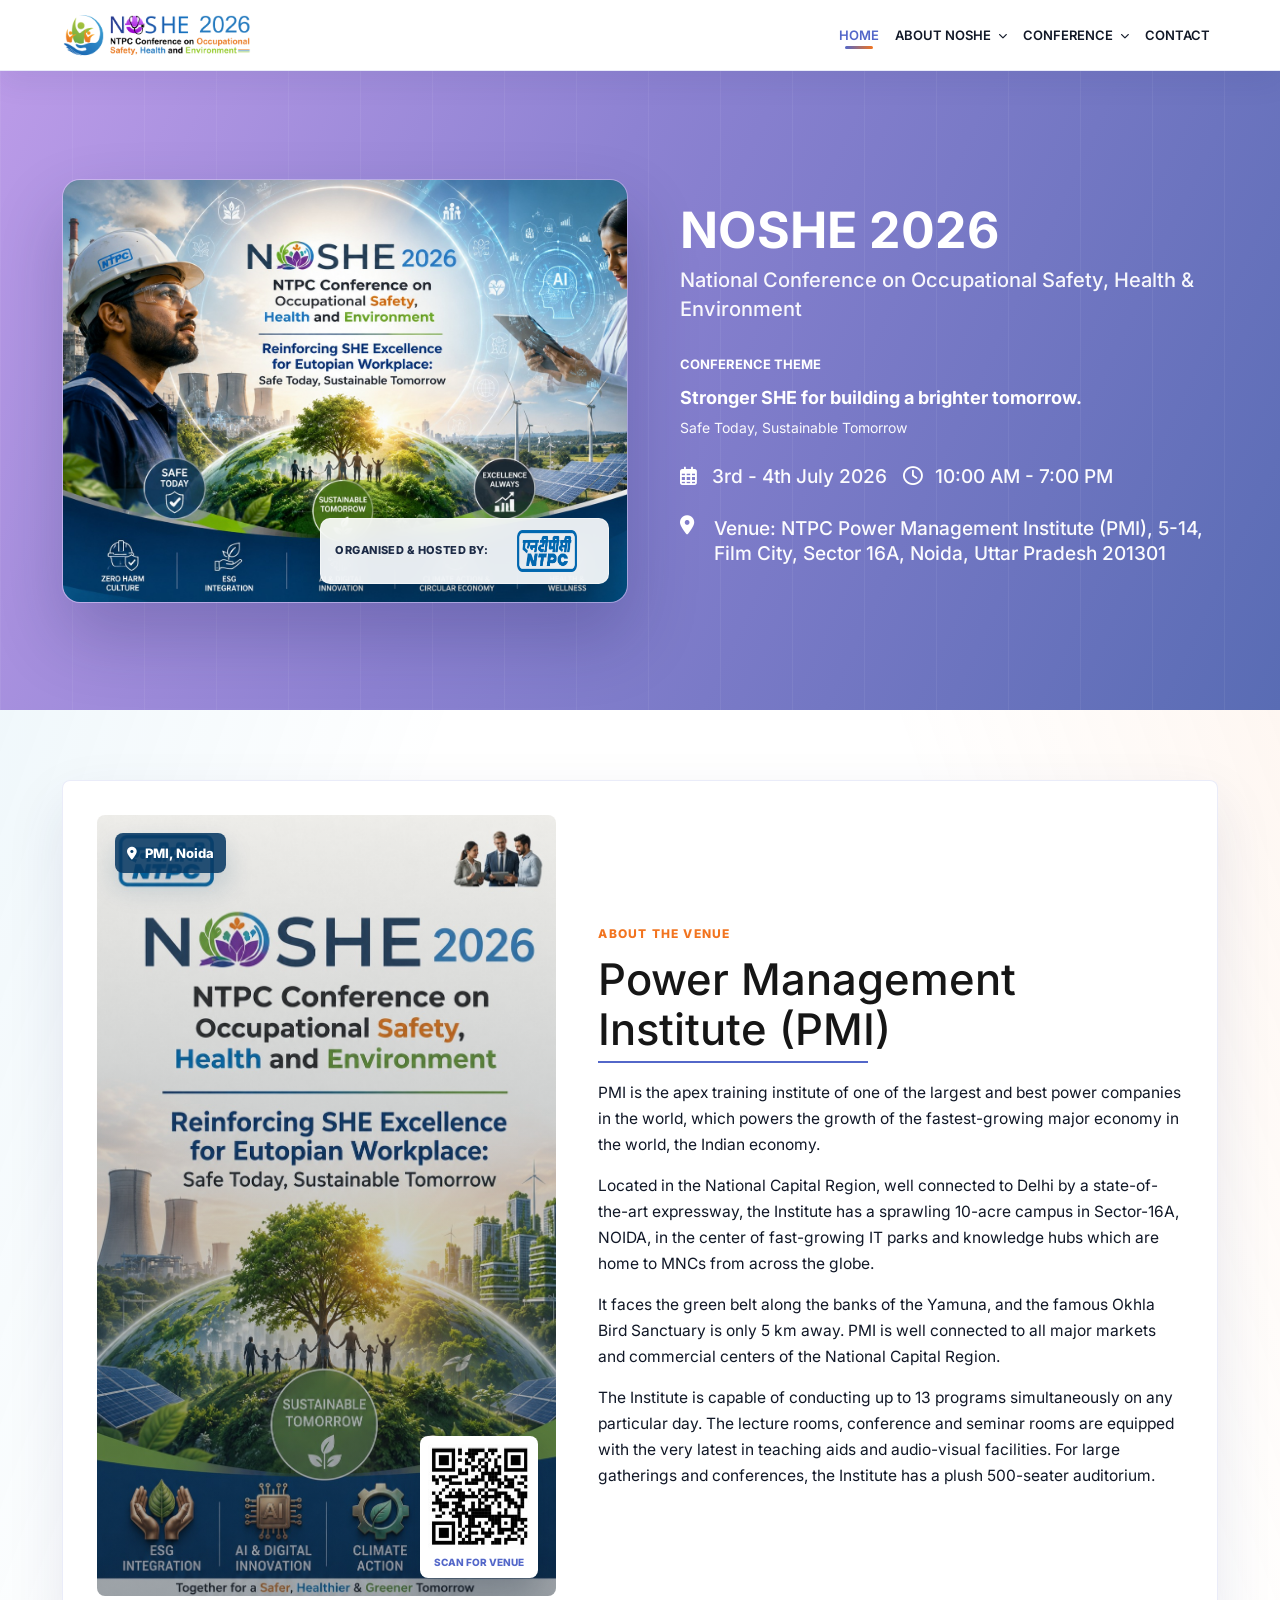
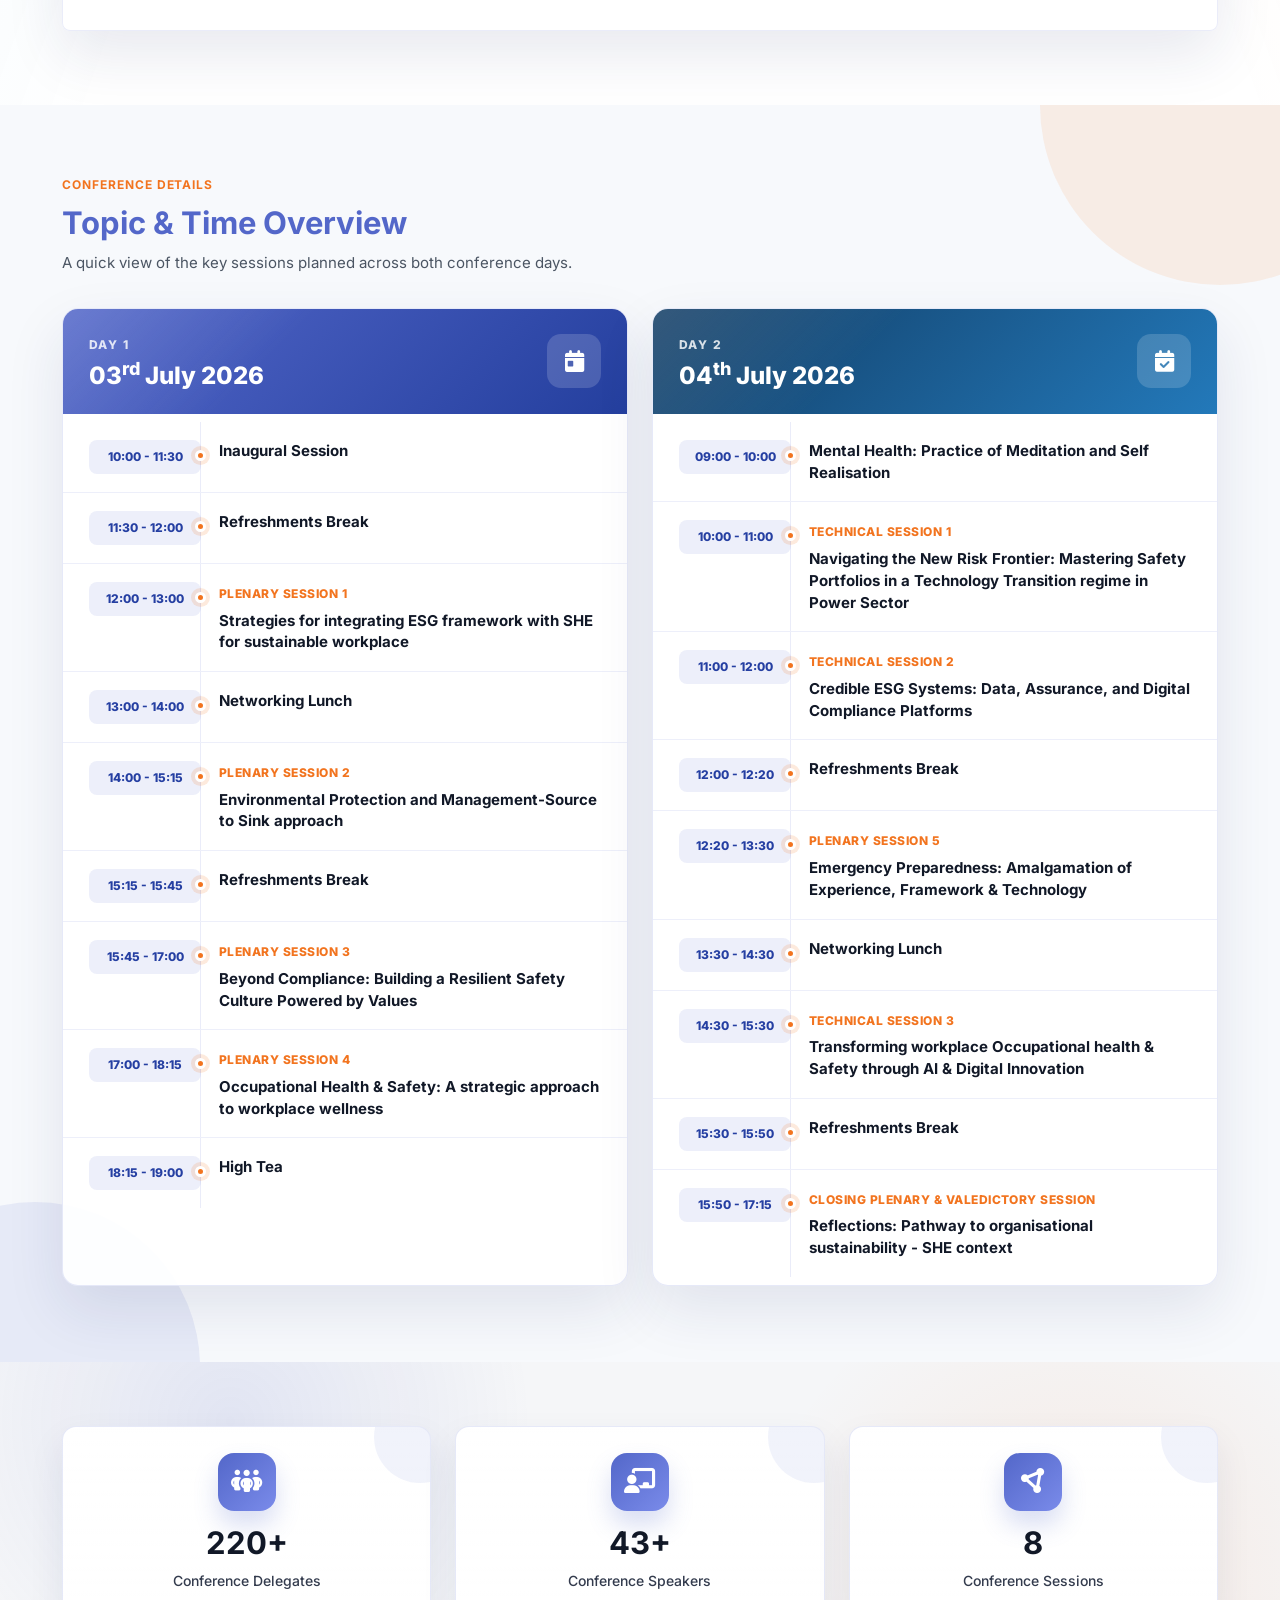
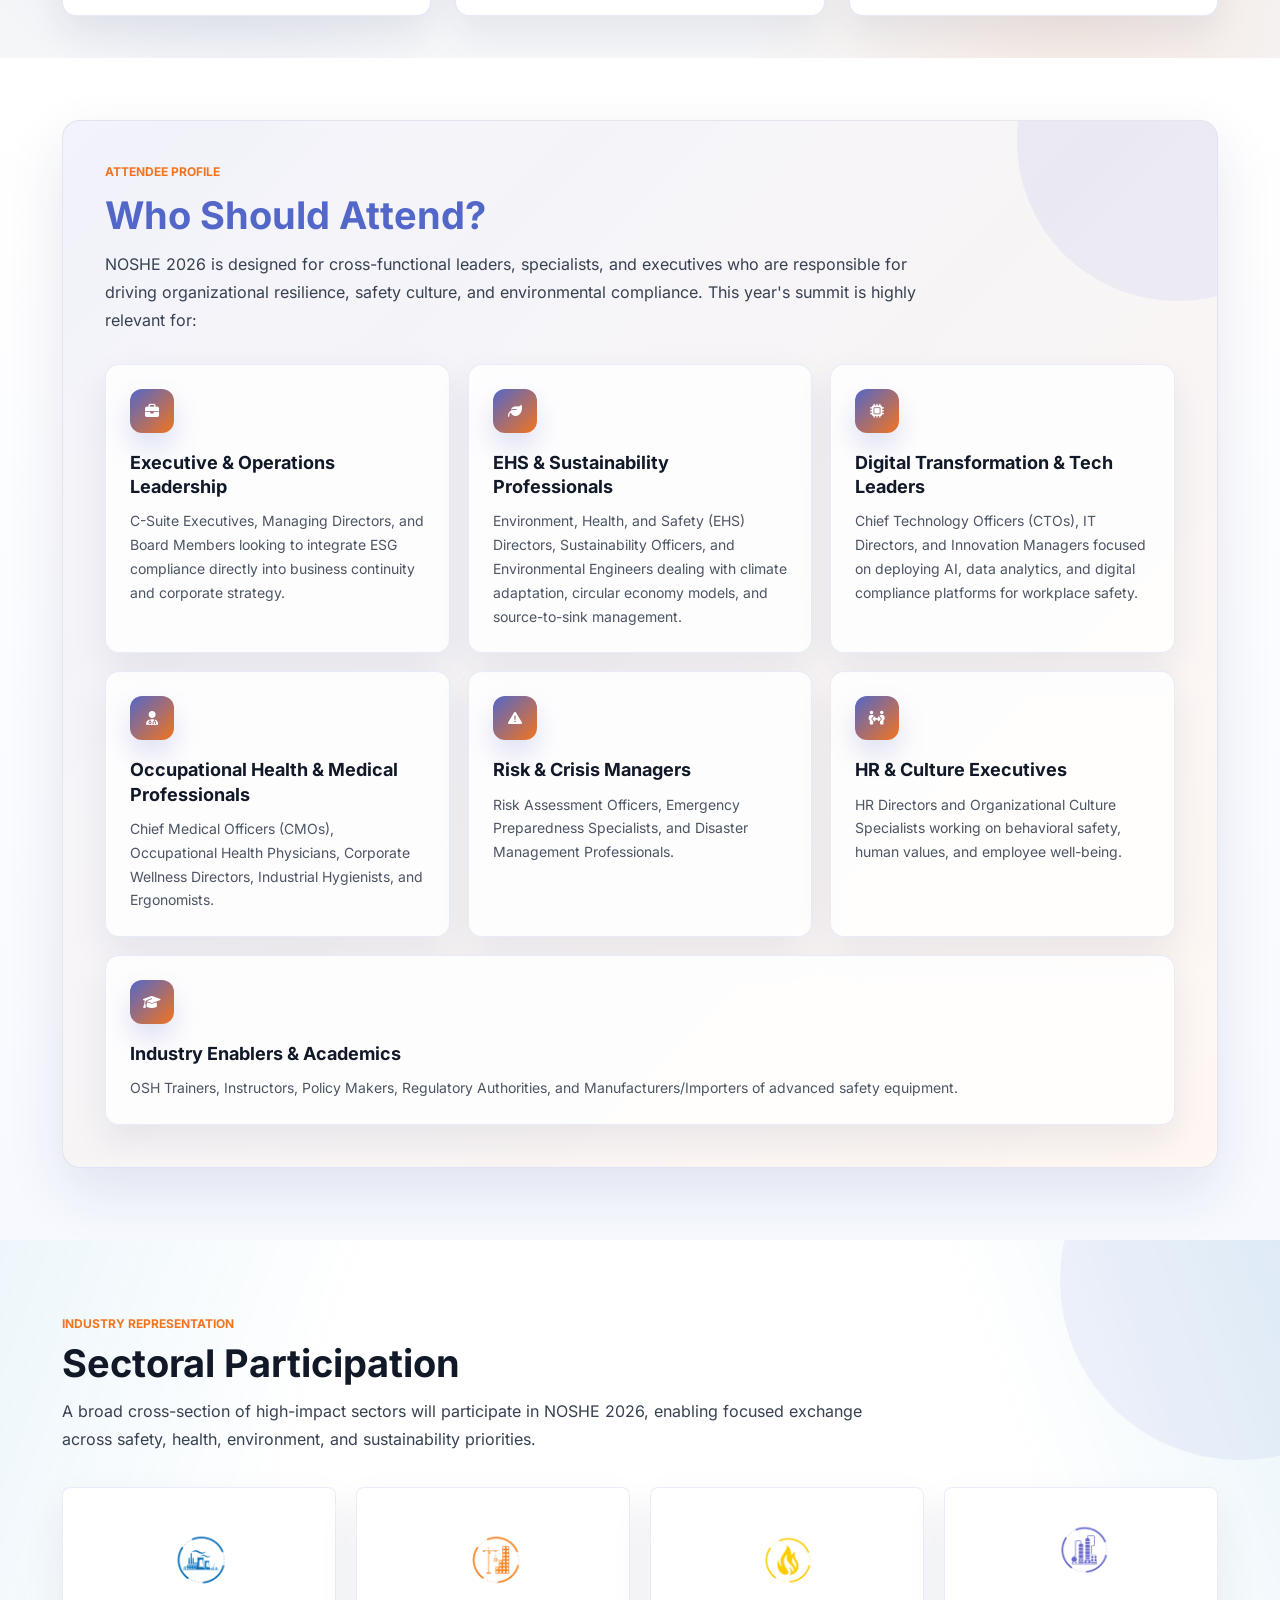
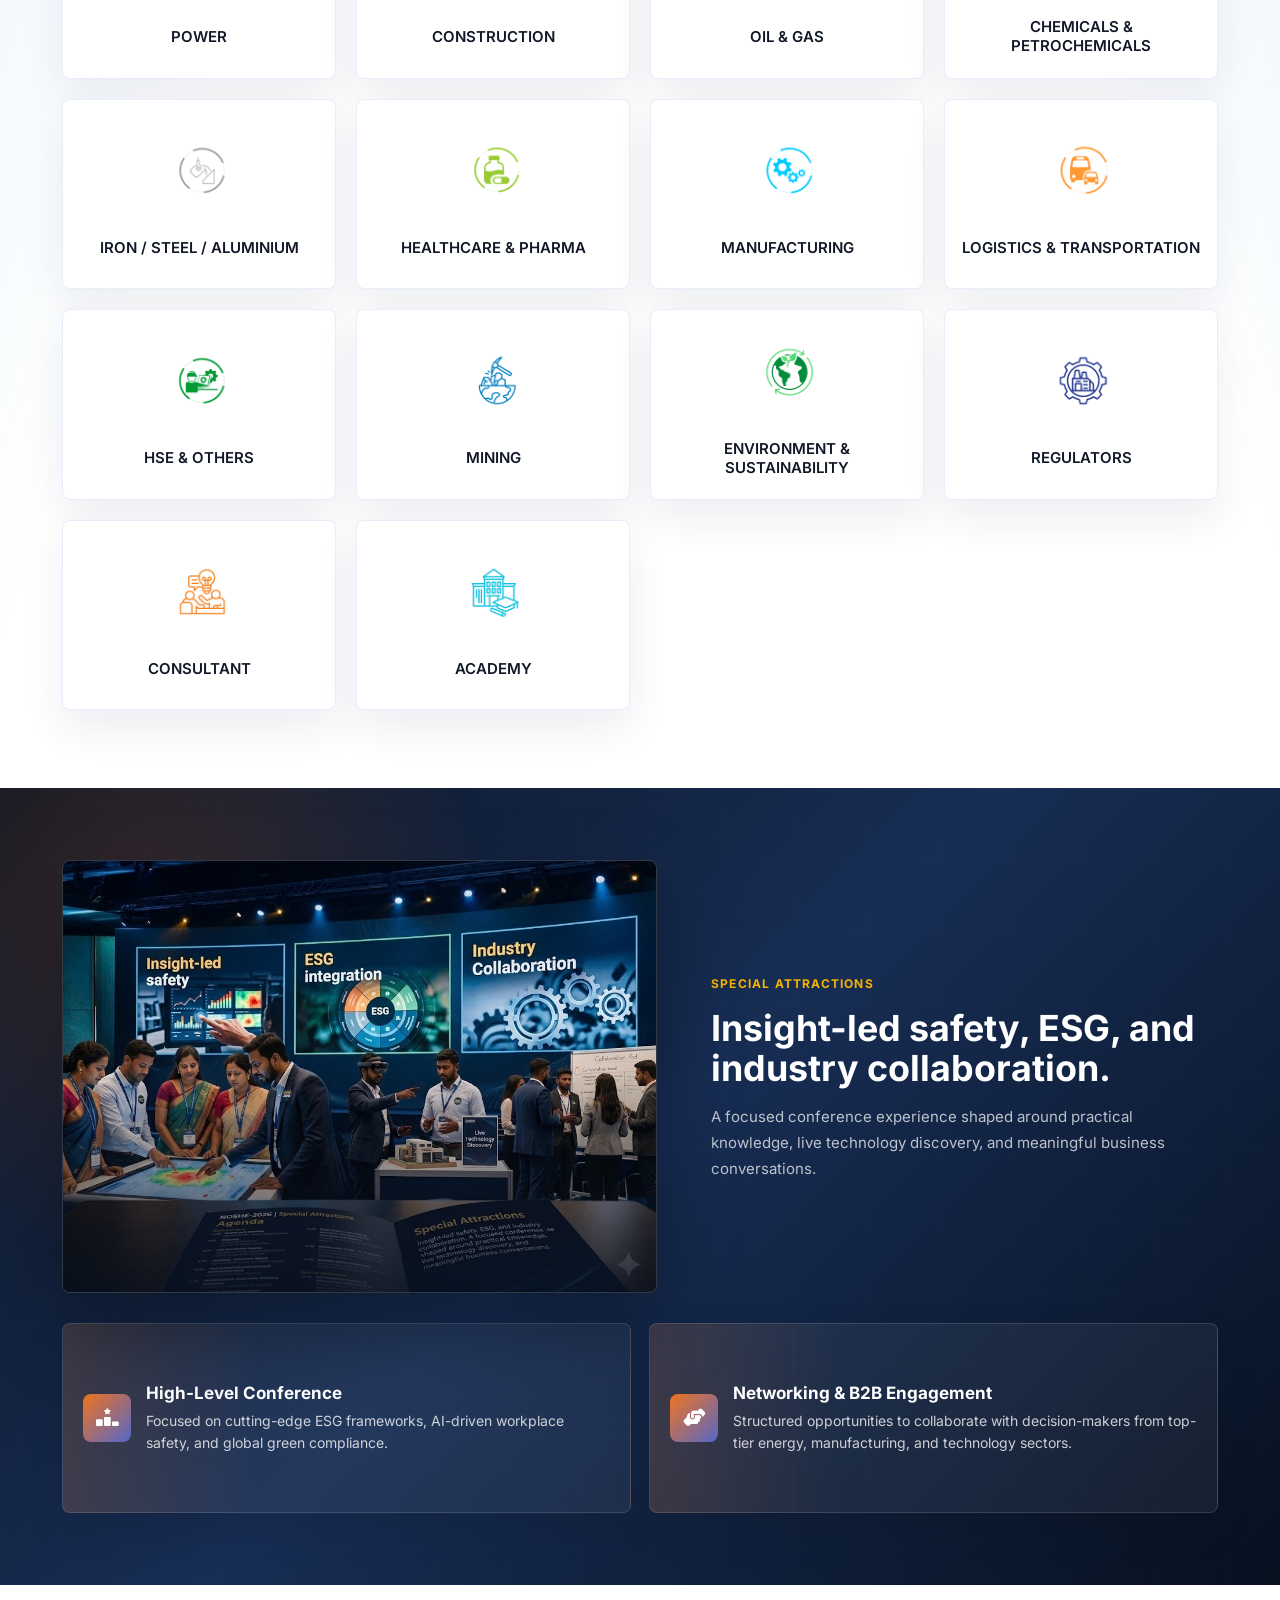
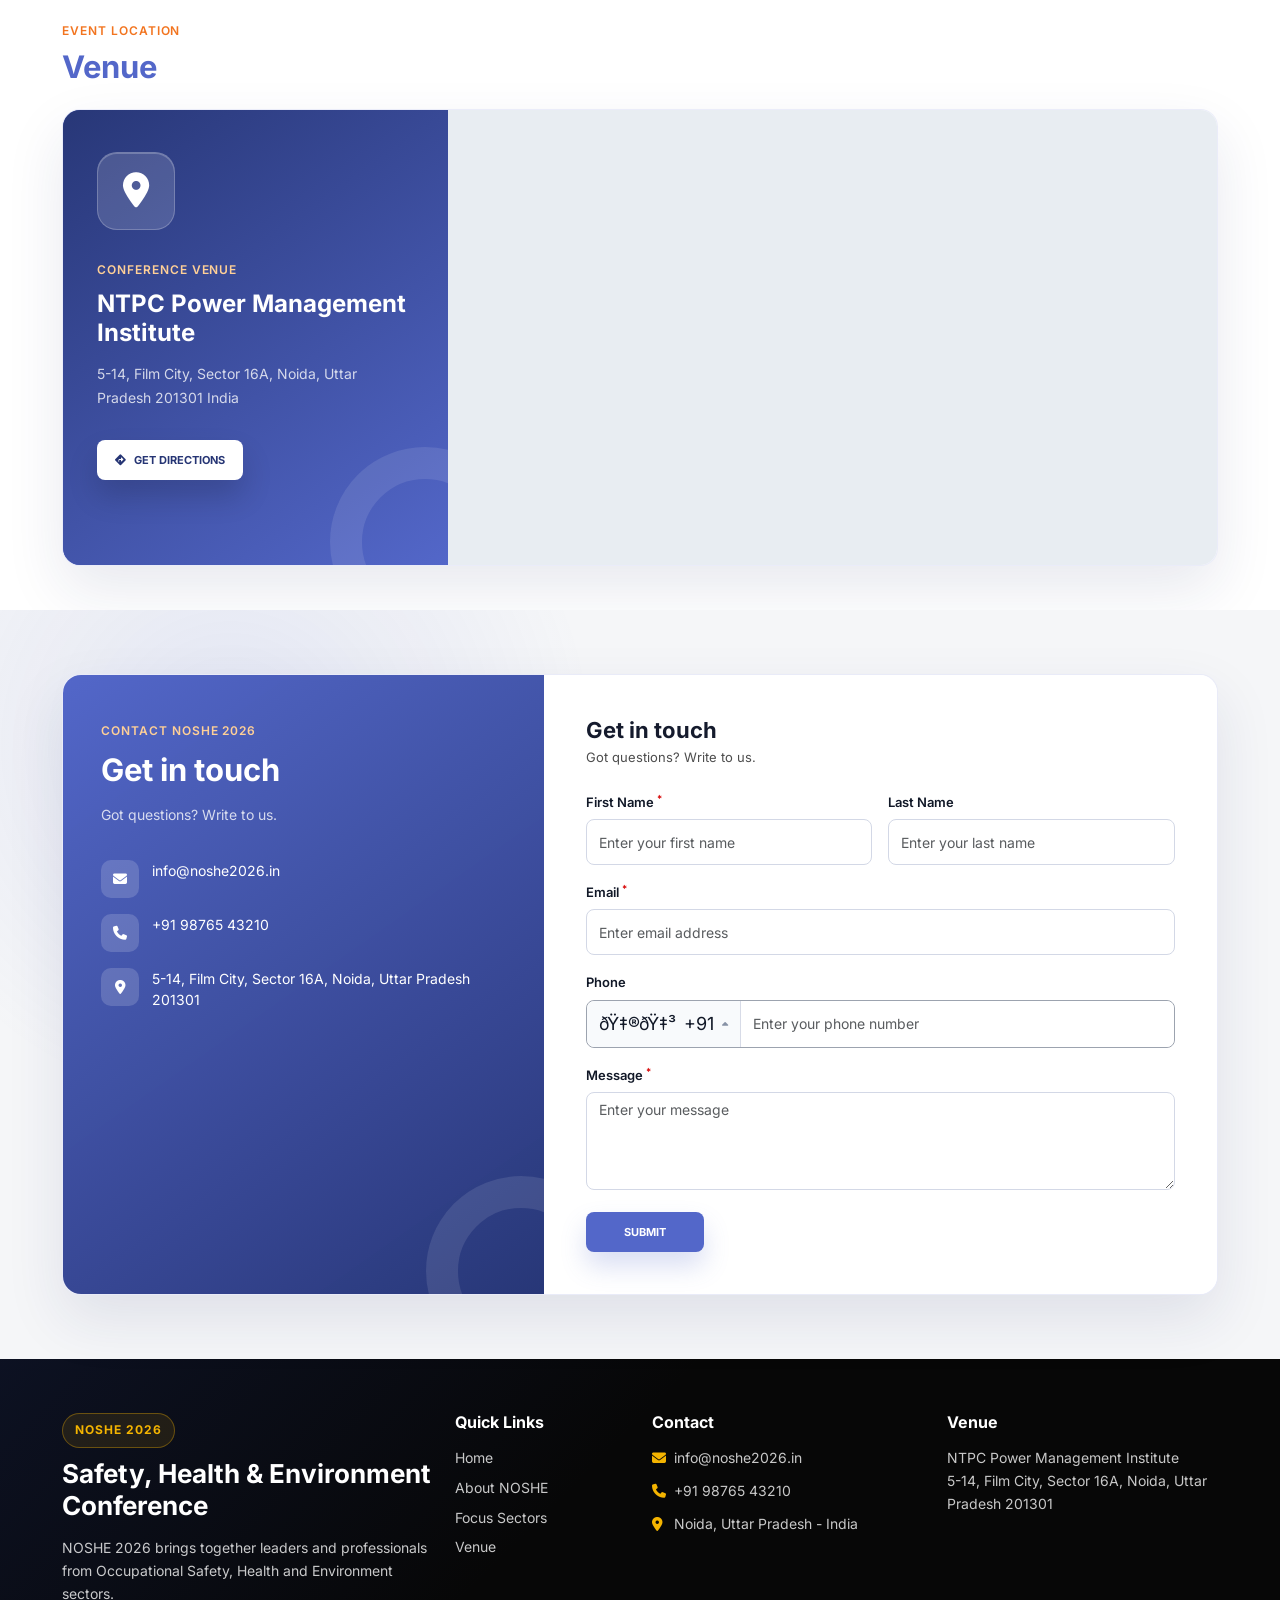
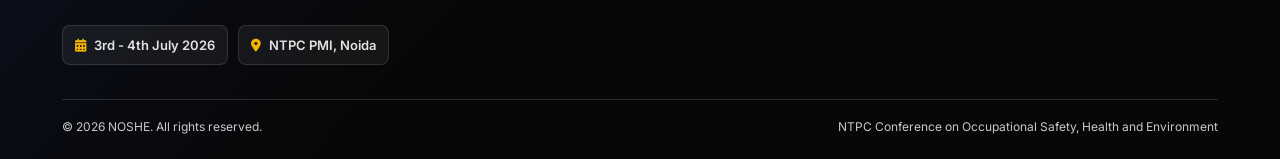
<file: index.html>
﻿<!doctype html>
<html lang="en">
  <head>
    <meta charset="utf-8">
    <meta name="viewport" content="width=device-width, initial-scale=1">
    <meta name="description" content="NOSHE 2026 NTPC Conference on Occupational Safety, Health and Environment.">
    <title>NOSHE 2026 | NTPC Conference</title>
    <link rel="icon" type="image/png" href="assets/images/fav-1-preview.png">
    <link href="assets/vendor/bootstrap/bootstrap.min.css" rel="stylesheet">
    <link href="assets/vendor/fontawesome/css/all.min.css" rel="stylesheet">
    <link href="assets/vendor/fonts/inter.css" rel="stylesheet">
    <link href="assets/css/style.css" rel="stylesheet">
  </head>
  <body>
    <!-- Header -->
    <header class="site-header fixed-top">
      <nav id="mainNavbar" class="navbar navbar-expand-lg">
        <div class="container page-container">
          <a class="navbar-brand" href="#home" aria-label="NOSHE 2026 home">
            <img src="assets/images/Noshe 2026 logo-1.png" alt="NOSHE 2026 conference logo">
          </a>

          <button class="navbar-toggler" type="button" data-bs-toggle="collapse" data-bs-target="#navbarMenu" aria-controls="navbarMenu" aria-expanded="false" aria-label="Toggle navigation">
            <span class="navbar-toggler-icon"></span>
          </button>

          <div id="navbarMenu" class="collapse navbar-collapse">
            <ul class="navbar-nav ms-auto align-items-lg-center">
              <li class="nav-item"><a class="nav-link active" href="#home">Home</a></li>
              <li class="nav-item dropdown">
                <a class="nav-link dropdown-toggle" href="#about" role="button" data-bs-toggle="dropdown" aria-expanded="false">About NOSHE <i class="fa-solid fa-chevron-down dropdown-arrow"></i></a>
                <ul class="dropdown-menu">
                  <li><a class="dropdown-item" href="about-noshe-2026.html">About NOSHE 2026</a></li>
                  <li><a class="dropdown-item" href="foreword.html">Foreword</a></li>
                  <li><a class="dropdown-item" href="organisers.html">Organisers</a></li>
                  <li><a class="dropdown-item" href="show-brochure.html">Show Brochure</a></li>
                </ul>
              </li>
              <li class="nav-item dropdown">
                <a class="nav-link dropdown-toggle" href="#conference" role="button" data-bs-toggle="dropdown" aria-expanded="false">Conference <i class="fa-solid fa-chevron-down dropdown-arrow"></i></a>
                <ul class="dropdown-menu">
                  <!-- <li><a class="dropdown-item" href="conference-agenda.html">Conference Agenda</a></li> -->
                  <li><a class="dropdown-item" href="delegate-registration.html">Delegate Registration</a></li>
                  <li><a class="dropdown-item" href="committee-members.html">Committee Members</a></li>
                  <li><a class="dropdown-item" href="venue.html">Venue</a></li>
                </ul>
              </li>
              <li class="nav-item"><a class="nav-link" href="contact.html">Contact</a></li>
              <!-- <li class="nav-item ms-lg-3"><a class="header-register-btn" href="register-now.html">Register Now</a></li> -->
            </ul>
          </div>
        </div>
      </nav>
    </header>

    <!-- Hero -->
    <main>
      <section id="home" class="hero-section">
        <div class="container page-container">
          <div class="row align-items-center hero-row">
            <div class="col-lg-6">
              <div class="hero-collage">
                <div id="heroImageSlider" class="carousel slide carousel-fade hero-carousel" data-bs-ride="carousel" data-bs-interval="2800" data-bs-touch="true">
                  <div class="carousel-inner">
                    <div class="carousel-item active">
                      <div class="hero-single-slide">
                        <img src="assets/images/slide-1.jpeg" alt="NOSHE conference slide 1">
                      </div>
                    </div>
                    <div class="carousel-item">
                      <div class="hero-single-slide">
                        <img src="assets/images/slide-2.jpeg" alt="NOSHE conference slide 2">
                      </div>
                    </div>
                    <div class="carousel-item">
                      <div class="hero-single-slide">
                        <img src="assets/images/slide-3.jpeg" alt="NOSHE conference slide 3">
                      </div>
                    </div>
                  </div>
                  <div class="hero-hosted-badge">
                    <span>Organised &amp; Hosted By:</span>
                    <img src="assets/images/ntpc-logo.webp" alt="NTPC logo">
                  </div>
                </div>
              </div>
            </div>
            <div class="col-lg-6">
              <div class="hero-copy">
                <h1>NOSHE 2026</h1>
                <p class="hero-subtitle">National Conference on Occupational Safety, Health &amp; Environment</p>
                <div class="hero-theme-block">
                  <span>Conference Theme</span>
                  <h2>Stronger SHE for building a brighter tomorrow.</h2>
                  <p>Safe Today, Sustainable Tomorrow</p>
                </div>
                <div class="hero-details">
                  <p class="hero-detail hero-detail-inline">
                    <span><i class="fa-regular fa-calendar-days"></i> 3rd - 4th July 2026</span>
                    <span><i class="fa-regular fa-clock"></i> 10:00 AM - 7:00 PM</span>
                  </p>
                  <p class="hero-detail"><i class="fa-solid fa-location-dot"></i> Venue: NTPC Power Management Institute (PMI), 5-14, Film City, Sector 16A, Noida, Uttar Pradesh 201301</p>
                </div>
              </div>
            </div>
          </div>
        </div>
      </section>

      <!-- About Venue -->
      <section class="home-venue-section">
        <div class="container page-container">
          <div class="home-venue-card">
            <div class="home-venue-media">
              <img src="assets/images/about-1.jpeg" alt="Power Management Institute venue">
              <div class="home-venue-badge">
                <i class="fa-solid fa-location-dot"></i>
                <span>PMI, Noida</span>
              </div>
              <div class="home-venue-qr">
                <img src="assets/images/qr-scaner.jpg" alt="Scan for venue">
                <span>Scan for Venue</span>
              </div>
            </div>
            <div class="home-venue-content">
              <span class="section-kicker">About The Venue</span>
              <h2>Power Management Institute (PMI)</h2>
              <p>PMI is the apex training institute of one of the largest and best power companies in the world, which powers the growth of the fastest-growing major economy in the world, the Indian economy.</p>
              <p>Located in the National Capital Region, well connected to Delhi by a state-of-the-art expressway, the Institute has a sprawling 10-acre campus in Sector-16A, NOIDA, in the center of fast-growing IT parks and knowledge hubs which are home to MNCs from across the globe.</p>
              <p>It faces the green belt along the banks of the Yamuna, and the famous Okhla Bird Sanctuary is only 5 km away. PMI is well connected to all major markets and commercial centers of the National Capital Region.</p>
              <p>The Institute is capable of conducting up to 13 programs simultaneously on any particular day. The lecture rooms, conference and seminar rooms are equipped with the very latest in teaching aids and audio-visual facilities. For large gatherings and conferences, the Institute has a plush 500-seater auditorium.</p>
            </div>
          </div>
        </div>
      </section>

      <!-- Conference Details -->
      <section id="conference-details" class="conference-details-section">
        <div class="container page-container">
          <div class="conference-details-heading">
            <span>Conference Details</span>
            <h2>Topic &amp; Time Overview</h2>
            <p>A quick view of the key sessions planned across both conference days.</p>
          </div>
          <div class="conference-days-grid">
            <article class="conference-day-card">
              <div class="conference-day-head">
                <div>
                  <span class="conference-day-label">Day 1</span>
                  <h3>03<sup>rd</sup> July 2026</h3>
                </div>
                <i class="fa-solid fa-calendar-day"></i>
              </div>
              <div class="conference-timeline">
                <div class="conference-session">
                  <time>10:00 - 11:30</time>
                  <div>
                    <h4>Inaugural Session</h4>
                  </div>
                </div>
                <div class="conference-session">
                  <time>11:30 - 12:00</time>
                  <div>
                    <h4>Refreshments Break</h4>
                  </div>
                </div>
                <div class="conference-session">
                  <time>12:00 - 13:00</time>
                  <div>
                    <span>Plenary Session 1</span>
                    <h4>Strategies for integrating ESG framework with SHE for sustainable workplace</h4>
                  </div>
                </div>
                <div class="conference-session">
                  <time>13:00 - 14:00</time>
                  <div>
                    <h4>Networking Lunch</h4>
                  </div>
                </div>
                <div class="conference-session">
                  <time>14:00 - 15:15</time>
                  <div>
                    <span>Plenary Session 2</span>
                    <h4>Environmental Protection and Management-Source to Sink approach</h4>
                  </div>
                </div>
                <div class="conference-session">
                  <time>15:15 - 15:45</time>
                  <div>
                    <h4>Refreshments Break</h4>
                  </div>
                </div>
                <div class="conference-session">
                  <time>15:45 - 17:00</time>
                  <div>
                    <span>Plenary Session 3</span>
                    <h4>Beyond Compliance: Building a Resilient Safety Culture Powered by Values</h4>
                  </div>
                </div>
                <div class="conference-session">
                  <time>17:00 - 18:15</time>
                  <div>
                    <span>Plenary Session 4</span>
                    <h4>Occupational Health &amp; Safety: A strategic approach to workplace wellness</h4>
                  </div>
                </div>
                <div class="conference-session">
                  <time>18:15 - 19:00</time>
                  <div>
                    <h4>High Tea</h4>
                  </div>
                </div>
              </div>
            </article>

            <article class="conference-day-card conference-day-card-alt">
              <div class="conference-day-head">
                <div>
                  <span class="conference-day-label">Day 2</span>
                  <h3>04<sup>th</sup> July 2026</h3>
                </div>
                <i class="fa-solid fa-calendar-check"></i>
              </div>
              <div class="conference-timeline">
                <div class="conference-session">
                  <time>09:00 - 10:00</time>
                  <div>
                    <h4>Mental Health: Practice of Meditation and Self Realisation</h4>
                  </div>
                </div>
                <div class="conference-session">
                  <time>10:00 - 11:00</time>
                  <div>
                    <span>Technical Session 1</span>
                    <h4>Navigating the New Risk Frontier: Mastering Safety Portfolios in a Technology Transition regime in Power Sector</h4>
                  </div>
                </div>
                <div class="conference-session">
                  <time>11:00 - 12:00</time>
                  <div>
                    <span>Technical Session 2</span>
                    <h4>Credible ESG Systems: Data, Assurance, and Digital Compliance Platforms</h4>
                  </div>
                </div>
                <div class="conference-session">
                  <time>12:00 - 12:20</time>
                  <div>
                    <h4>Refreshments Break</h4>
                  </div>
                </div>
                <div class="conference-session">
                  <time>12:20 - 13:30</time>
                  <div>
                    <span>Plenary Session 5</span>
                    <h4>Emergency Preparedness: Amalgamation of Experience, Framework &amp; Technology</h4>
                  </div>
                </div>
                <div class="conference-session">
                  <time>13:30 - 14:30</time>
                  <div>
                    <h4>Networking Lunch</h4>
                  </div>
                </div>
                <div class="conference-session">
                  <time>14:30 - 15:30</time>
                  <div>
                    <span>Technical Session 3</span>
                    <h4>Transforming workplace Occupational health &amp; Safety through AI &amp; Digital Innovation</h4>
                  </div>
                </div>
                <div class="conference-session">
                  <time>15:30 - 15:50</time>
                  <div>
                    <h4>Refreshments Break</h4>
                  </div>
                </div>
                <div class="conference-session">
                  <time>15:50 - 17:15</time>
                  <div>
                    <span>Closing Plenary &amp; Valedictory Session</span>
                    <h4>Reflections: Pathway to organisational sustainability - SHE context</h4>
                  </div>
                </div>
              </div>
            </article>
          </div>
        </div>
      </section>

      <!-- Numbers -->
      <section id="numbers" class="stats-section">
        <div class="container page-container">
          <div class="row g-4">
          
            <div class="col-6 col-lg-4">
              <div class="stat-card">
                <div class="stat-icon"><i class="fa-solid fa-people-group"></i></div>
                <strong><span class="counter" data-count="250">0</span>+</strong>
                <span>Conference Delegates</span>
              </div>
            </div>
            <div class="col-6 col-lg-4">
              <div class="stat-card">
                <div class="stat-icon"><i class="fa-solid fa-chalkboard-user"></i></div>
                <strong><span class="counter" data-count="50">0</span>+</strong>
                <span>Conference Speakers</span>
              </div>
            </div>
            <div class="col-6 col-lg-4 col-12">
              <div class="stat-card">
                <div class="stat-icon"><i class="fa-solid fa-circle-nodes"></i></div>
                <strong><span class="counter" data-count="10">0</span></strong>
                <span>Conference Sessions</span>
              </div>
            </div>
          </div>
        </div>
      </section>

      <!-- Who Should Attend -->
      <section id="attendee-profile" class="content-section white-section attendee-section">
        <div class="container page-container">
          <div class="audience-shell">
            <div class="audience-heading">
              <span>Attendee Profile</span>
              <h2>Who Should Attend?</h2>
              <p>NOSHE 2026 is designed for cross-functional leaders, specialists, and executives who are responsible for driving organizational resilience, safety culture, and environmental compliance. This year's summit is highly relevant for:</p>
            </div>
            <div class="audience-grid">
              <article class="audience-card">
                <div class="audience-icon"><i class="fa-solid fa-briefcase"></i></div>
                <h3>Executive &amp; Operations Leadership</h3>
                <p>C-Suite Executives, Managing Directors, and Board Members looking to integrate ESG compliance directly into business continuity and corporate strategy.</p>
              </article>
              <article class="audience-card">
                <div class="audience-icon"><i class="fa-solid fa-leaf"></i></div>
                <h3>EHS &amp; Sustainability Professionals</h3>
                <p>Environment, Health, and Safety (EHS) Directors, Sustainability Officers, and Environmental Engineers dealing with climate adaptation, circular economy models, and source-to-sink management.</p>
              </article>
              <article class="audience-card">
                <div class="audience-icon"><i class="fa-solid fa-microchip"></i></div>
                <h3>Digital Transformation &amp; Tech Leaders</h3>
                <p>Chief Technology Officers (CTOs), IT Directors, and Innovation Managers focused on deploying AI, data analytics, and digital compliance platforms for workplace safety.</p>
              </article>
              <article class="audience-card">
                <div class="audience-icon"><i class="fa-solid fa-user-doctor"></i></div>
                <h3>Occupational Health &amp; Medical Professionals</h3>
                <p>Chief Medical Officers (CMOs), Occupational Health Physicians, Corporate Wellness Directors, Industrial Hygienists, and Ergonomists.</p>
              </article>
              <article class="audience-card">
                <div class="audience-icon"><i class="fa-solid fa-triangle-exclamation"></i></div>
                <h3>Risk &amp; Crisis Managers</h3>
                <p>Risk Assessment Officers, Emergency Preparedness Specialists, and Disaster Management Professionals.</p>
              </article>
              <article class="audience-card">
                <div class="audience-icon"><i class="fa-solid fa-people-arrows"></i></div>
                <h3>HR &amp; Culture Executives</h3>
                <p>HR Directors and Organizational Culture Specialists working on behavioral safety, human values, and employee well-being.</p>
              </article>
              <article class="audience-card audience-card-wide">
                <div class="audience-icon"><i class="fa-solid fa-graduation-cap"></i></div>
                <h3>Industry Enablers &amp; Academics</h3>
                <p>OSH Trainers, Instructors, Policy Makers, Regulatory Authorities, and Manufacturers/Importers of advanced safety equipment.</p>
              </article>
            </div>
          </div>
        </div>
      </section>

      <!-- Sectoral Participation -->
      <section id="sectoral-participation" class="sectoral-participation-section">
        <div class="container page-container">
          <div class="sectoral-heading">
            <span>Industry Representation</span>
            <h2>Sectoral Participation</h2>
            <p>A broad cross-section of high-impact sectors will participate in NOSHE 2026, enabling focused exchange across safety, health, environment, and sustainability priorities.</p>
          </div>
          <div class="sectoral-grid">
            <article class="sectoral-card">
              <img src="assets/images/sectoral/Power.png" alt="Power sector">
              <h3>Power</h3>
            </article>
            <article class="sectoral-card">
              <img src="assets/images/sectoral/Construction.png" alt="Construction sector">
              <h3>Construction</h3>
            </article>
            <article class="sectoral-card">
              <img src="assets/images/sectoral/Oil -Gas.png" alt="Oil and gas sector">
              <h3>Oil &amp; Gas</h3>
            </article>
            <article class="sectoral-card">
              <img src="assets/images/sectoral/chemicals-Petrochemicals.png" alt="Chemicals and petrochemicals sector">
              <h3>Chemicals &amp; Petrochemicals</h3>
            </article>
            <article class="sectoral-card">
              <img src="assets/images/sectoral/IRON-Steel-Aluminumi.png" alt="Iron steel and aluminium sector">
              <h3>Iron / Steel / Aluminium</h3>
            </article>
            <article class="sectoral-card">
              <img src="assets/images/sectoral/Healthcare-Pharma.png" alt="Healthcare and pharma sector">
              <h3>Healthcare &amp; Pharma</h3>
            </article>
            <article class="sectoral-card">
              <img src="assets/images/sectoral/Manufacturing.png" alt="Manufacturing sector">
              <h3>Manufacturing</h3>
            </article>
            <article class="sectoral-card">
              <img src="assets/images/sectoral/Logistcs-Transportation.png" alt="Logistics and transportation sector">
              <h3>Logistics &amp; Transportation</h3>
            </article>
            <article class="sectoral-card">
              <img src="assets/images/sectoral/HSE-Others.png" alt="HSE and others sector">
              <h3>HSE &amp; Others</h3>
            </article>
            <article class="sectoral-card">
              <img src="assets/images/sectoral/MINING.png" alt="Mining sector">
              <h3>Mining</h3>
            </article>
            <article class="sectoral-card">
              <img src="assets/images/sectoral/Environment-Sustainability.png" alt="Environment and sustainability sector">
              <h3>Environment &amp; Sustainability</h3>
            </article>
            <article class="sectoral-card">
              <img src="assets/images/sectoral/Regulators.png" alt="Regulators sector">
              <h3>Regulators</h3>
            </article>
            <article class="sectoral-card">
              <img src="assets/images/sectoral/consultant.png" alt="Consultant sector">
              <h3>Consultant</h3>
            </article>
            <article class="sectoral-card">
              <img src="assets/images/sectoral/academy.png" alt="Academy sector">
              <h3>Academy</h3>
            </article>
          </div>
        </div>
      </section>

      <!-- Focus Sectors -->
      <!-- <section id="focus-sectors" class="content-section grey-section">
        <div class="container page-container">
          <h2>Focus Sectors</h2>
          <div class="sector-grid">
            <div class="sector-card"><i class="fa-solid fa-bolt"></i><span>Power &amp; Core<br>Infrastructure</span></div>
            <div class="sector-card"><i class="fa-solid fa-earth-asia"></i><span>Environment &amp;<br>Climate Action</span></div>
            <div class="sector-card"><i class="fa-solid fa-scale-balanced"></i><span>Corporate Governance &amp;<br>ESG Compliance</span></div>
            <div class="sector-card"><i class="fa-solid fa-microchip"></i><span>Digital Technology &amp;<br>AI Innovation</span></div>
            <div class="sector-card"><i class="fa-solid fa-lungs"></i><span>Occupational Health &amp;<br>Industrial Hygiene</span></div>
            <div class="sector-card"><i class="fa-solid fa-brain"></i><span>Corporate Wellness &amp;<br>Mental Health</span></div>
            <div class="sector-card"><i class="fa-solid fa-triangle-exclamation"></i><span>Disaster Management &amp;<br>Crisis Response</span></div>
            <div class="sector-card"><i class="fa-solid fa-helmet-safety"></i><span>Safety Equipment &amp;<br>Manufacturing</span></div>
          </div>
        </div>
      </section> -->

      <!-- Special Attractions -->
      <section id="special-attractions" class="special-attractions-section">
        <div class="container page-container">
          <div class="special-attractions-shell">
            <div class="special-attractions-media">
              <img src="assets/images/main-11.jpeg" alt="Premium conference stage and audience">
              <!-- <div class="special-media-badge">
                <span>Featured</span>
                <strong>3 Core Experiences</strong>
              </div> -->
            </div>
            <div class="special-attractions-content">
              <span class="section-kicker">Special Attractions</span>
              <h2>Insight-led safety, ESG, and industry collaboration.</h2>
              <p class="special-attractions-lead">A focused conference experience shaped around practical knowledge, live technology discovery, and meaningful business conversations.</p>
            </div>
          </div>
          <div class="special-attractions-list">
            <article class="special-attraction-card">
              <div class="special-attraction-icon"><i class="fa-solid fa-ranking-star"></i></div>
              <div>
                <h3>High-Level Conference</h3>
                <p>Focused on cutting-edge ESG frameworks, AI-driven workplace safety, and global green compliance.</p>
              </div>
            </article>
            <!-- <article class="special-attraction-card">
              <div class="special-attraction-icon"><i class="fa-solid fa-cubes-stacked"></i></div>
              <div>
                <h3>Concurrent Exhibition</h3>
                <p>A dedicated platform for industry vendors to demonstrate innovative safety equipment, health diagnostics, and green tech.</p>
              </div>
            </article> -->
            <article class="special-attraction-card">
              <div class="special-attraction-icon"><i class="fa-solid fa-handshake-angle"></i></div>
              <div>
                <h3>Networking &amp; B2B Engagement</h3>
                <p>Structured opportunities to collaborate with decision-makers from top-tier energy, manufacturing, and technology sectors.</p>
              </div>
            </article>
          </div>
        </div>
      </section>

      <!-- Venue -->
      <section id="venue" class="content-section white-section">
        <div class="container page-container">
          <div class="venue-heading">
            <span>Event Location</span>
            <h2>Venue</h2>
          </div>
          <div class="venue-shell">
            <div class="row g-0 align-items-stretch">
              <div class="col-lg-4">
                <div class="address-card">
                  <div class="pin-icon"><i class="fa-solid fa-location-dot"></i></div>
                  <span class="venue-label">Conference Venue</span>
                  <h3>NTPC Power Management Institute</h3>
                  <p>5-14, Film City, Sector 16A, Noida, Uttar Pradesh 201301 India</p>
                  <a href="https://maps.google.com/?q=NTPC+Power+Management+Institute+5-14+Film+City+Sector+16A+Noida+Uttar+Pradesh+201301" target="_blank" rel="noopener" class="btn btn-small-blue">
                    <i class="fa-solid fa-diamond-turn-right"></i> Get Directions
                  </a>
                </div>
              </div>
              <div class="col-lg-8">
                <div class="map-frame">
                  <iframe title="NTPC Power Management Institute map" loading="lazy" src="https://www.google.com/maps?q=NTPC%20Power%20Management%20Institute%205-14%20Film%20City%20Sector%2016A%20Noida%20Uttar%20Pradesh%20201301&output=embed"></iframe>
                </div>
              </div>
            </div>
          </div>
        </div>
      </section>

      <!-- Contact -->
      <section id="contact" class="content-section contact-section">
        <div class="container page-container">
          <div class="contact-shell">
            <div class="row g-0 align-items-stretch">
              <div class="col-lg-5">
                <div class="contact-info-panel">
                  <span class="contact-kicker">Contact NOSHE 2026</span>
                  <h2>Get in touch</h2>
                  <p>Got questions? Write to us.</p>
                  <div class="contact-info-list">
                    <a href="mailto:info@noshe2026.in" class="contact-info-link">
                      <i class="fa-solid fa-envelope"></i>
                      <span>info@noshe2026.in</span>
                    </a>
                    <a href="tel:+919876543210" class="contact-info-link">
                      <i class="fa-solid fa-phone"></i>
                      <span>+91 98765 43210</span>
                    </a>
                    <a href="https://www.google.com/maps/search/?api=1&query=5-14%2C%20Film%20City%2C%20Sector%2016A%2C%20Noida%2C%20Uttar%20Pradesh%20201301" target="_blank" rel="noopener" class="contact-info-link">
                      <i class="fa-solid fa-location-dot"></i>
                      <span>5-14, Film City, Sector 16A, Noida, Uttar Pradesh 201301</span>
                    </a>
                  </div>
                </div>
              </div>
              <div class="col-lg-7">
                <form class="contact-form">
                  <h3>Get in touch</h3>
                  <p>Got questions? Write to us.</p>
                  <div class="row g-3">
                    <div class="col-md-6">
                      <label for="firstName" class="form-label">First Name <sup>*</sup></label>
                      <input id="firstName" type="text" class="form-control" placeholder="Enter your first name">
                    </div>
                    <div class="col-md-6">
                      <label for="lastName" class="form-label">Last Name</label>
                      <input id="lastName" type="text" class="form-control" placeholder="Enter your last name">
                    </div>
                    <div class="col-12">
                      <label for="email" class="form-label">Email <sup>*</sup></label>
                      <input id="email" type="email" class="form-control" placeholder="Enter email address">
                    </div>
                    <div class="col-12">
                      <label for="phone" class="form-label">Phone</label>
                      <div class="phone-field">
                        <button class="country-trigger" type="button" aria-expanded="false" aria-controls="countryDropdown">
                          <span class="selected-country"><span class="flag">ðŸ‡®ðŸ‡³</span> <span class="dial-code">+91</span></span>
                          <i class="fa-solid fa-caret-up"></i>
                        </button>
                        <input id="phone" type="tel" class="form-control phone-input" placeholder="Enter your phone number">
                        <div id="countryDropdown" class="country-dropdown">
                          <button type="button" class="country-option active" data-flag="ðŸ‡®ðŸ‡³" data-code="+91"><span>ðŸ‡®ðŸ‡³ India</span><em>+91</em></button>
                          <button type="button" class="country-option" data-flag="ðŸ‡¦ðŸ‡«" data-code="+93"><span>ðŸ‡¦ðŸ‡« Afghanistan</span><em>+93</em></button>
                          <button type="button" class="country-option" data-flag="ðŸ‡¦ðŸ‡±" data-code="+355"><span>ðŸ‡¦ðŸ‡± Albania</span><em>+355</em></button>
                          <button type="button" class="country-option" data-flag="ðŸ‡©ðŸ‡¿" data-code="+213"><span>ðŸ‡©ðŸ‡¿ Algeria</span><em>+213</em></button>
                          <button type="button" class="country-option" data-flag="ðŸ‡¦ðŸ‡¸" data-code="+1"><span>ðŸ‡¦ðŸ‡¸ American Samoa</span><em>+1</em></button>
                        </div>
                      </div>
                    </div>
                    <div class="col-12">
                      <label for="message" class="form-label">Message <sup>*</sup></label>
                      <textarea id="message" class="form-control" rows="4" placeholder="Enter your message"></textarea>
                    </div>
                  </div>
                  <button type="button" class="btn submit-btn">Submit</button>
                </form>
              </div>
            </div>
          </div>
        </div>
      </section>

      <!-- Footer -->
      <footer class="site-footer">
        <div class="container page-container">
          <div class="row g-4">
            <div class="col-lg-4">
              <div class="footer-brand">
                <span class="footer-kicker">NOSHE 2026</span>
                <h2>Safety, Health & Environment Conference</h2>
              </div>
              <p>NOSHE 2026 brings together leaders and professionals from Occupational Safety, Health and Environment sectors.</p>
              <div class="footer-highlights" aria-label="Event highlights">
                <span><i class="fa-solid fa-calendar-days"></i> 3rd - 4th July 2026</span>
                <span><i class="fa-solid fa-location-dot"></i> NTPC PMI, Noida</span>
              </div>
            </div>
            <div class="col-sm-6 col-lg-2">
              <h3>Quick Links</h3>
              <ul>
                <li><a href="#home">Home</a></li>
                <li><a href="about-noshe-2026.html">About NOSHE</a></li>
                <li><a href="#focus-sectors">Focus Sectors</a></li>
                <li><a href="venue.html">Venue</a></li>
              </ul>
            </div>
            <div class="col-sm-6 col-lg-3">
              <h3>Contact</h3>
              <p><a href="mailto:info@noshe2026.in"><i class="fa-solid fa-envelope"></i> info@noshe2026.in</a></p>
              <p><a href="tel:+919876543210"><i class="fa-solid fa-phone"></i> +91 98765 43210</a></p>
              <p><a href="https://www.google.com/maps/search/?api=1&query=Noida%2C%20Uttar%20Pradesh%2C%20India" target="_blank" rel="noopener"><i class="fa-solid fa-location-dot"></i> Noida, Uttar Pradesh - India</a></p>
            </div>
            <div class="col-lg-3">
              <h3>Venue</h3>
              <p>NTPC Power Management Institute<br>5-14, Film City, Sector 16A, Noida, Uttar Pradesh 201301</p>
            </div>
          </div>
          <div class="footer-bottom">
            <span>&copy; 2026 NOSHE. All rights reserved.</span>
            <span>NTPC Conference on Occupational Safety, Health and Environment</span>
          </div>
        </div>
      </footer>
    </main>

    <script src="assets/vendor/jquery/jquery-3.7.1.min.js"></script>
    <script src="assets/vendor/bootstrap/bootstrap.bundle.min.js"></script>
    <script src="assets/js/main.js"></script>
  </body>
</html>
</file>
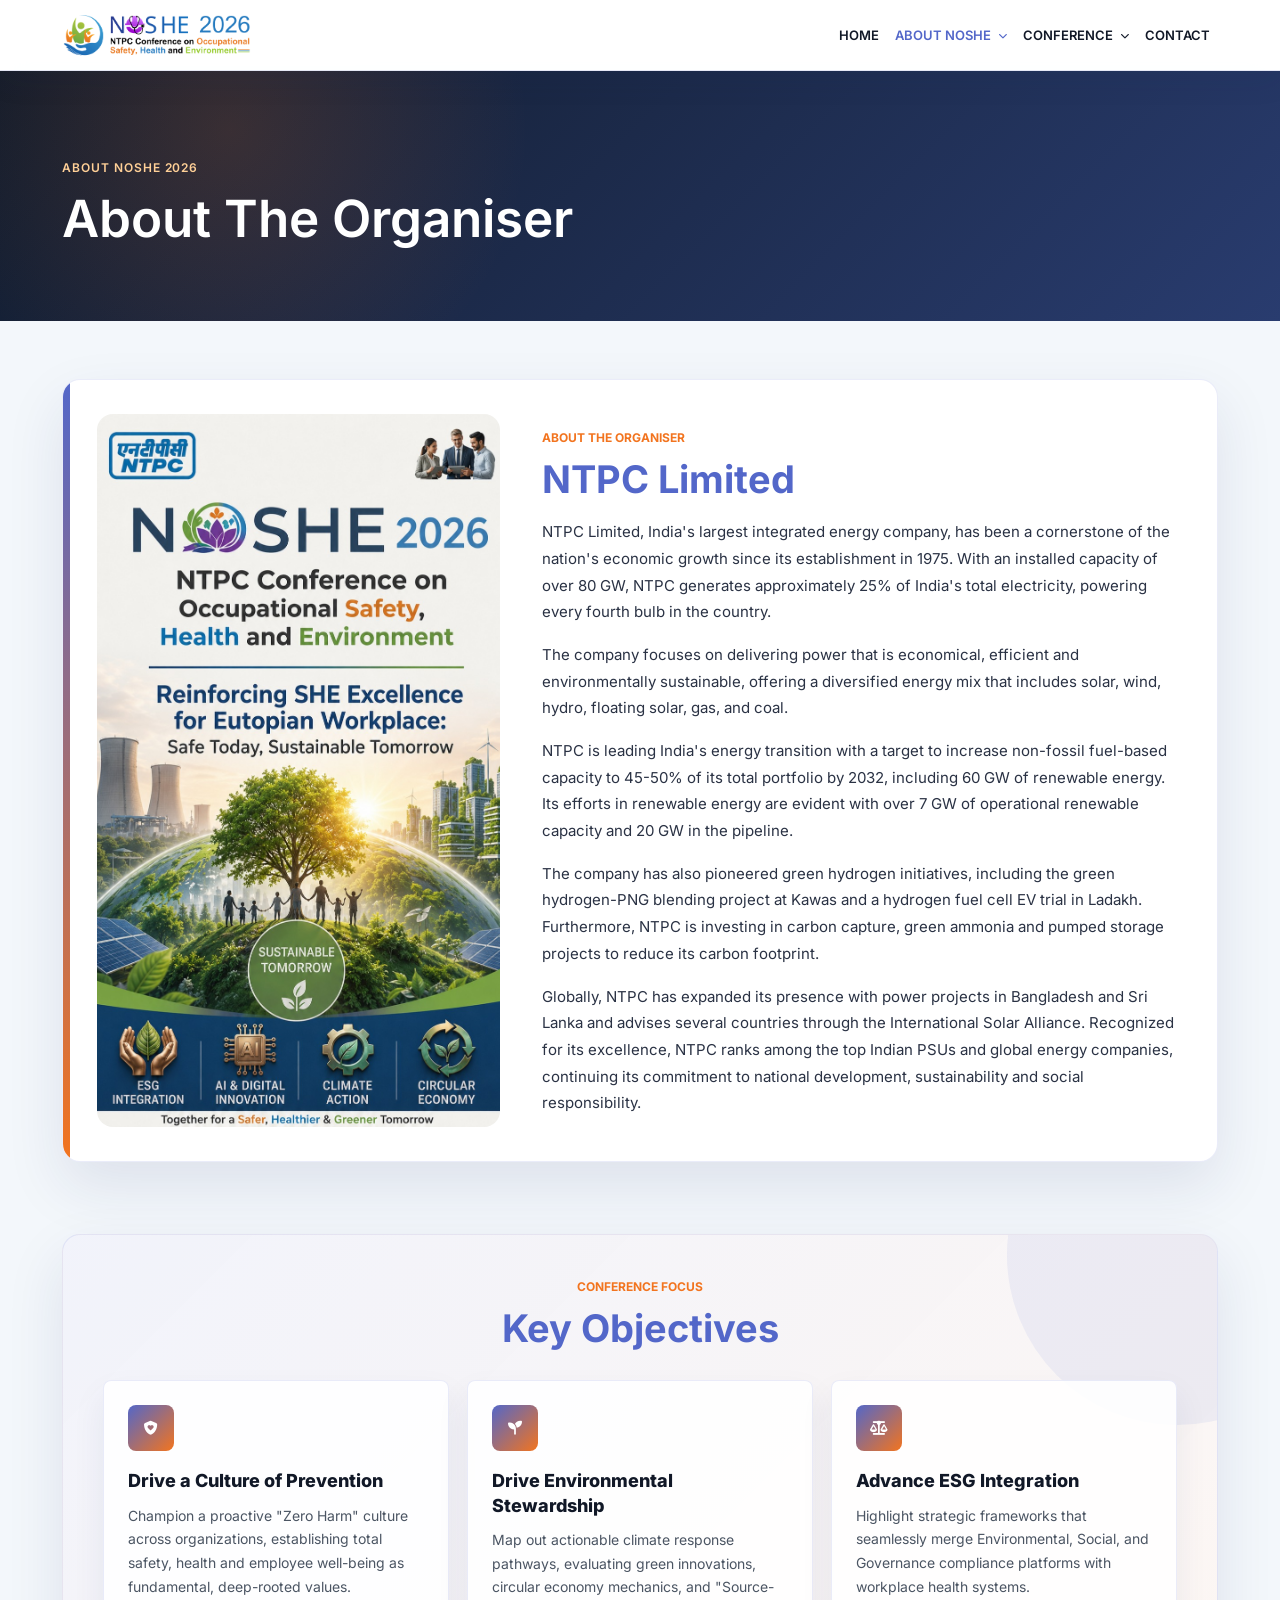
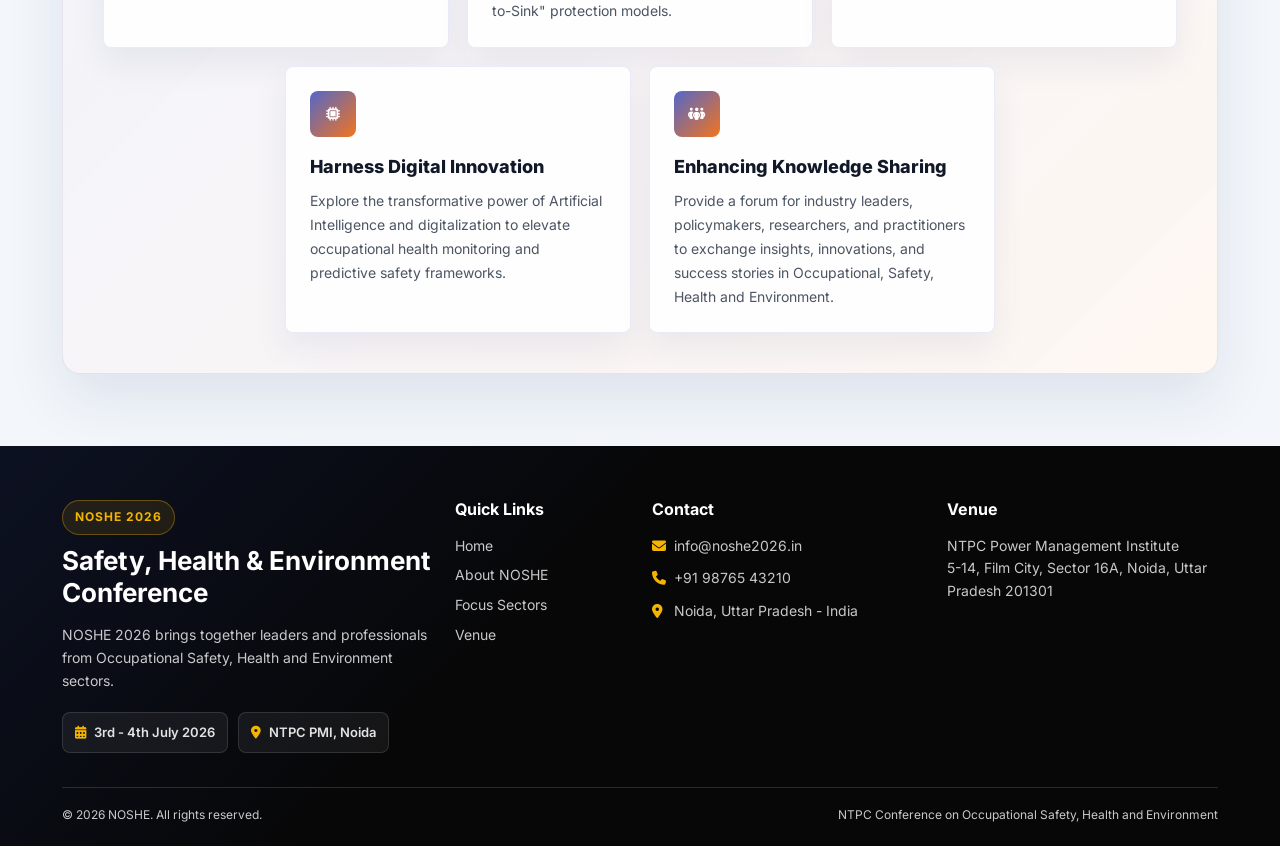
<file: about-noshe-2026.html>
﻿<!doctype html>
<html lang="en">
  <head>
    <meta charset="utf-8">
    <meta name="viewport" content="width=device-width, initial-scale=1">
    <meta name="description" content="About NOSHE 2026 conference.">
    <title>About NOSHE 2026 | NOSHE 2026</title>
    <link rel="icon" type="image/png" href="assets/images/fav-1-preview.png">

    <link href="assets/vendor/bootstrap/bootstrap.min.css" rel="stylesheet">
    <link href="assets/vendor/fontawesome/css/all.min.css" rel="stylesheet">
    <link href="assets/vendor/fonts/inter.css" rel="stylesheet">
    <link href="assets/css/style.css" rel="stylesheet">
  </head>
  <body class="about-page">
    <!-- Header -->
    <header class="site-header fixed-top">
      <nav id="mainNavbar" class="navbar navbar-expand-lg">
        <div class="container page-container">
          <a class="navbar-brand" href="index.html#home" aria-label="NOSHE 2026 home">
            <img src="assets/images/Noshe 2026 logo-1.png" alt="NOSHE 2026 conference logo">
          </a>

          <button class="navbar-toggler" type="button" data-bs-toggle="collapse" data-bs-target="#navbarMenu" aria-controls="navbarMenu" aria-expanded="false" aria-label="Toggle navigation">
            <span class="navbar-toggler-icon"></span>
          </button>

          <div id="navbarMenu" class="collapse navbar-collapse">
            <ul class="navbar-nav ms-auto align-items-lg-center">
              <li class="nav-item"><a class="nav-link" href="index.html#home">Home</a></li>
              <li class="nav-item dropdown">
                <a class="nav-link dropdown-toggle active" href="#" role="button" data-bs-toggle="dropdown" aria-expanded="false">About NOSHE <i class="fa-solid fa-chevron-down dropdown-arrow"></i></a>
                <ul class="dropdown-menu">
                  <li><a class="dropdown-item active" href="about-noshe-2026.html">About NOSHE 2026</a></li>
                  <li><a class="dropdown-item" href="foreword.html">Foreword</a></li>
                  <li><a class="dropdown-item" href="organisers.html">Organisers</a></li>
                  <li><a class="dropdown-item" href="show-brochure.html">Show Brochure</a></li>
                </ul>
              </li>
              <li class="nav-item dropdown">
                <a class="nav-link dropdown-toggle" href="#" role="button" data-bs-toggle="dropdown" aria-expanded="false">Conference <i class="fa-solid fa-chevron-down dropdown-arrow"></i></a>
                <ul class="dropdown-menu">
                  <!-- <li><a class="dropdown-item" href="conference-agenda.html">Conference Agenda</a></li> -->
                  <li><a class="dropdown-item" href="delegate-registration.html">Delegate Registration</a></li>
                  <li><a class="dropdown-item" href="committee-members.html">Committee Members</a></li>
                  <li><a class="dropdown-item" href="venue.html">Venue</a></li>
                </ul>
              </li>
              <li class="nav-item"><a class="nav-link" href="contact.html">Contact</a></li>
              <!-- <li class="nav-item ms-lg-3"><a class="header-register-btn" href="register-now.html">Register Now</a></li> -->
            </ul>
          </div>
        </div>
      </nav>
    </header>

    <main>
      <section class="about-page-hero">
        <div class="container page-container">
          <span>About NOSHE 2026</span>
          <h1>About The Organiser</h1>
        </div>
      </section>

      <section class="about-detail-section">
        <div class="container page-container">
          <article class="about-organiser-card">
            <div class="about-organiser-media">
              <img class="about-organiser-photo" src="assets/images/about-1.jpeg" alt="NTPC energy infrastructure">
              <!-- <div class="about-organiser-logo">
                <img src="assets/images/ntpc-logo.webp" alt="NTPC Limited logo">
              </div> -->
              
            </div>
            <div class="about-organiser-content">
              <span>About The Organiser</span>
              <h2>NTPC Limited</h2>
              <p>NTPC Limited, India's largest integrated energy company, has been a cornerstone of the nation's economic growth since its establishment in 1975. With an installed capacity of over 80 GW, NTPC generates approximately 25% of India's total electricity, powering every fourth bulb in the country.</p>
              <p>The company focuses on delivering power that is economical, efficient and environmentally sustainable, offering a diversified energy mix that includes solar, wind, hydro, floating solar, gas, and coal.</p>
              <p>NTPC is leading India's energy transition with a target to increase non-fossil fuel-based capacity to 45-50% of its total portfolio by 2032, including 60 GW of renewable energy. Its efforts in renewable energy are evident with over 7 GW of operational renewable capacity and 20 GW in the pipeline.</p>
              <p>The company has also pioneered green hydrogen initiatives, including the green hydrogen-PNG blending project at Kawas and a hydrogen fuel cell EV trial in Ladakh. Furthermore, NTPC is investing in carbon capture, green ammonia and pumped storage projects to reduce its carbon footprint.</p>
              <p>Globally, NTPC has expanded its presence with power projects in Bangladesh and Sri Lanka and advises several countries through the International Solar Alliance. Recognized for its excellence, NTPC ranks among the top Indian PSUs and global energy companies, continuing its commitment to national development, sustainability and social responsibility.</p>
            </div>
          </article>
        </div>
      </section>

      <section class="objectives-section">
        <div class="container page-container">
          <div class="objectives-shell">
            <div class="objectives-heading">
              <span>Conference Focus</span>
              <h2>Key Objectives</h2>
            </div>
            <div class="objectives-grid objectives-card-grid">
              <article class="objective-card">
                <div class="objective-icon"><i class="fa-solid fa-shield-heart"></i></div>
                <h3>Drive a Culture of Prevention</h3>
                <p>Champion a proactive "Zero Harm" culture across organizations, establishing total safety, health and employee well-being as fundamental, deep-rooted values.</p>
              </article>
              <article class="objective-card">
                <div class="objective-icon"><i class="fa-solid fa-seedling"></i></div>
                <h3>Drive Environmental Stewardship</h3>
                <p>Map out actionable climate response pathways, evaluating green innovations, circular economy mechanics, and "Source-to-Sink" protection models.</p>
              </article>
              <article class="objective-card">
                <div class="objective-icon"><i class="fa-solid fa-scale-balanced"></i></div>
                <h3>Advance ESG Integration</h3>
                <p>Highlight strategic frameworks that seamlessly merge Environmental, Social, and Governance compliance platforms with workplace health systems.</p>
              </article>
              <article class="objective-card">
                <div class="objective-icon"><i class="fa-solid fa-microchip"></i></div>
                <h3>Harness Digital Innovation</h3>
                <p>Explore the transformative power of Artificial Intelligence and digitalization to elevate occupational health monitoring and predictive safety frameworks.</p>
              </article>
              <article class="objective-card">
                <div class="objective-icon"><i class="fa-solid fa-people-group"></i></div>
                <h3>Enhancing Knowledge Sharing</h3>
                <p>Provide a forum for industry leaders, policymakers, researchers, and practitioners to exchange insights, innovations, and success stories in Occupational, Safety, Health and Environment.</p>
              </article>
            </div>
          </div>
        </div>
      </section>

      <!-- Footer -->
      <footer class="site-footer">
        <div class="container page-container">
          <div class="row g-4">
            <div class="col-lg-4">
              <div class="footer-brand">
                <span class="footer-kicker">NOSHE 2026</span>
                <h2>Safety, Health & Environment Conference</h2>
              </div>
              <p>NOSHE 2026 brings together leaders and professionals from Occupational Safety, Health and Environment sectors.</p>
              <div class="footer-highlights" aria-label="Event highlights">
                <span><i class="fa-solid fa-calendar-days"></i> 3rd - 4th July 2026</span>
                <span><i class="fa-solid fa-location-dot"></i> NTPC PMI, Noida</span>
              </div>
            </div>
            <div class="col-sm-6 col-lg-2">
              <h3>Quick Links</h3>
              <ul>
                <li><a href="index.html#home">Home</a></li>
                <li><a href="about-noshe-2026.html">About NOSHE</a></li>
                <li><a href="index.html#focus-sectors">Focus Sectors</a></li>
                <li><a href="venue.html">Venue</a></li>
              </ul>
            </div>
            <div class="col-sm-6 col-lg-3">
              <h3>Contact</h3>
              <p><a href="mailto:info@noshe2026.in"><i class="fa-solid fa-envelope"></i> info@noshe2026.in</a></p>
              <p><a href="tel:+919876543210"><i class="fa-solid fa-phone"></i> +91 98765 43210</a></p>
              <p><a href="https://www.google.com/maps/search/?api=1&query=Noida%2C%20Uttar%20Pradesh%2C%20India" target="_blank" rel="noopener"><i class="fa-solid fa-location-dot"></i> Noida, Uttar Pradesh - India</a></p>
            </div>
            <div class="col-lg-3">
              <h3>Venue</h3>
              <p>NTPC Power Management Institute<br>5-14, Film City, Sector 16A, Noida, Uttar Pradesh 201301</p>
            </div>
          </div>
          <div class="footer-bottom">
            <span>&copy; 2026 NOSHE. All rights reserved.</span>
            <span>NTPC Conference on Occupational Safety, Health and Environment</span>
          </div>
        </div>
      </footer>
    </main>

    <script src="assets/vendor/jquery/jquery-3.7.1.min.js"></script>
    <script src="assets/vendor/bootstrap/bootstrap.bundle.min.js"></script>
    <script src="assets/js/main.js"></script>
  </body>
</html>
</file>
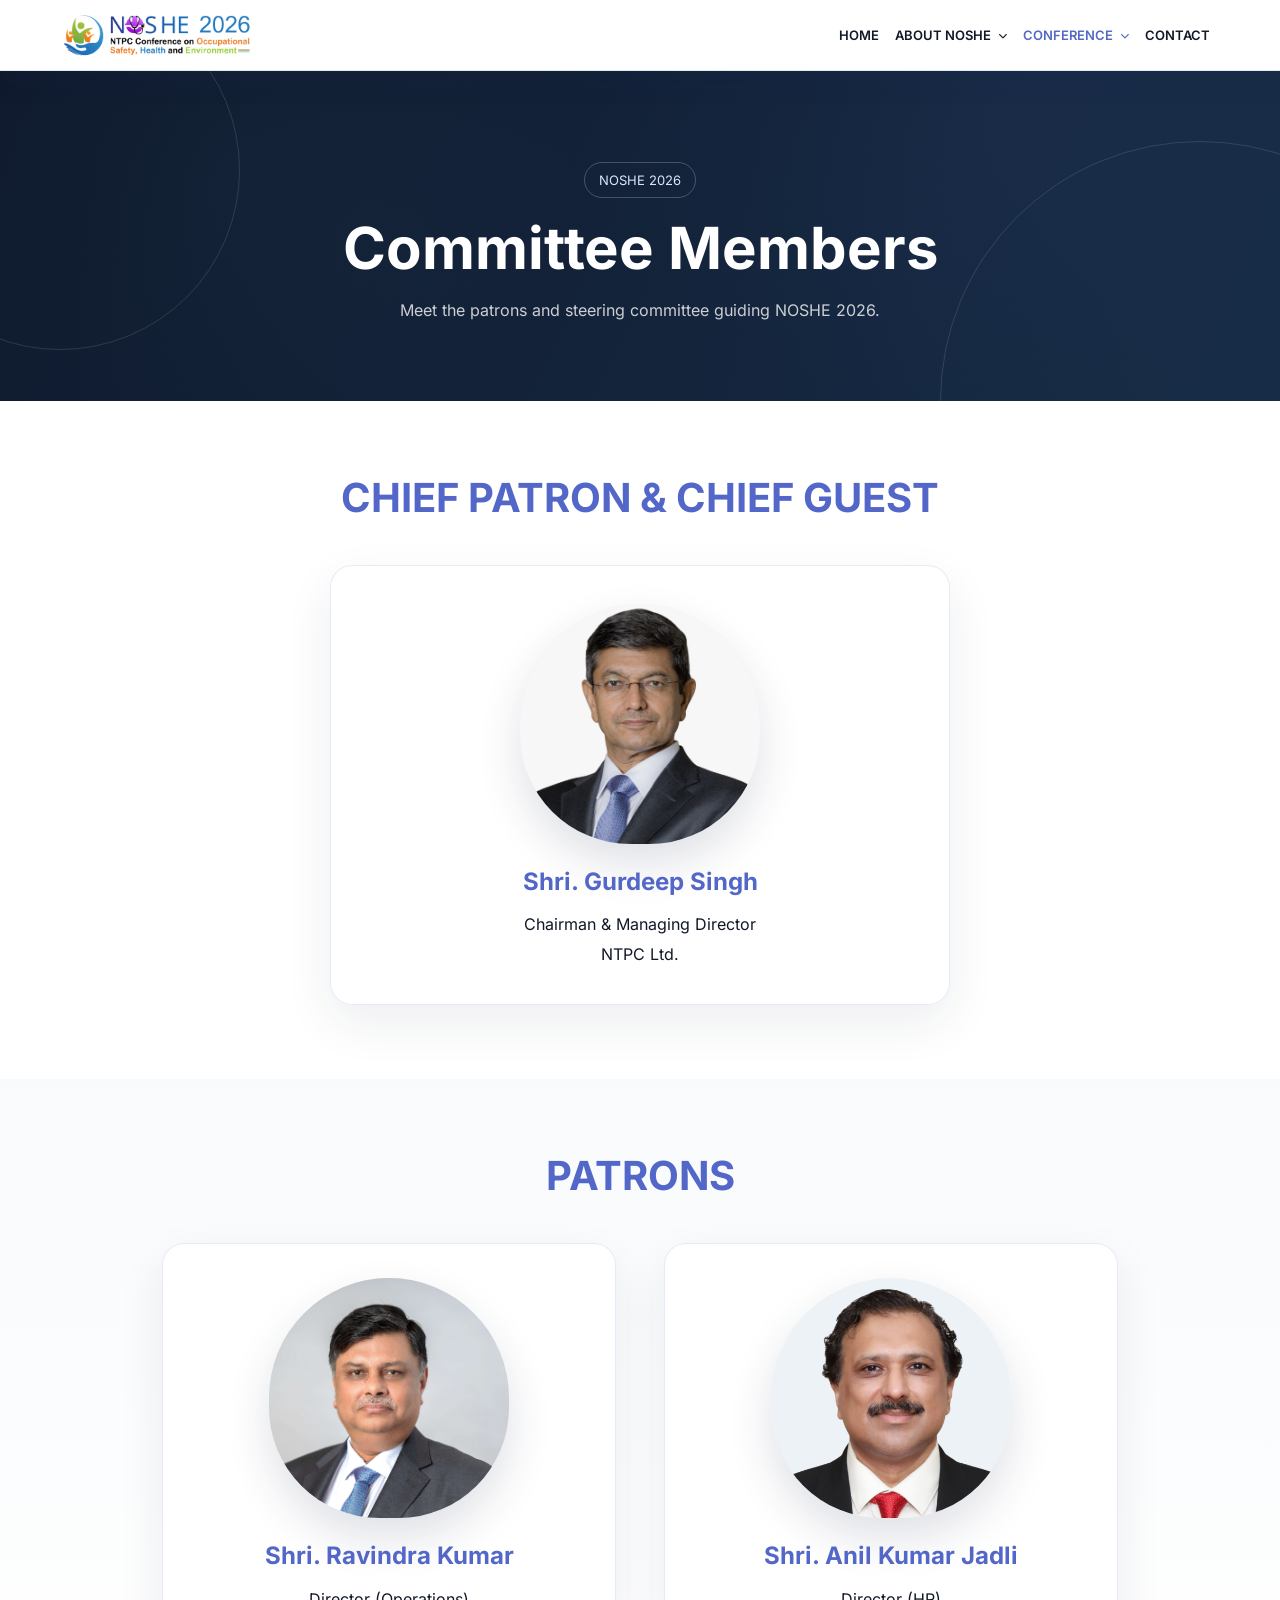
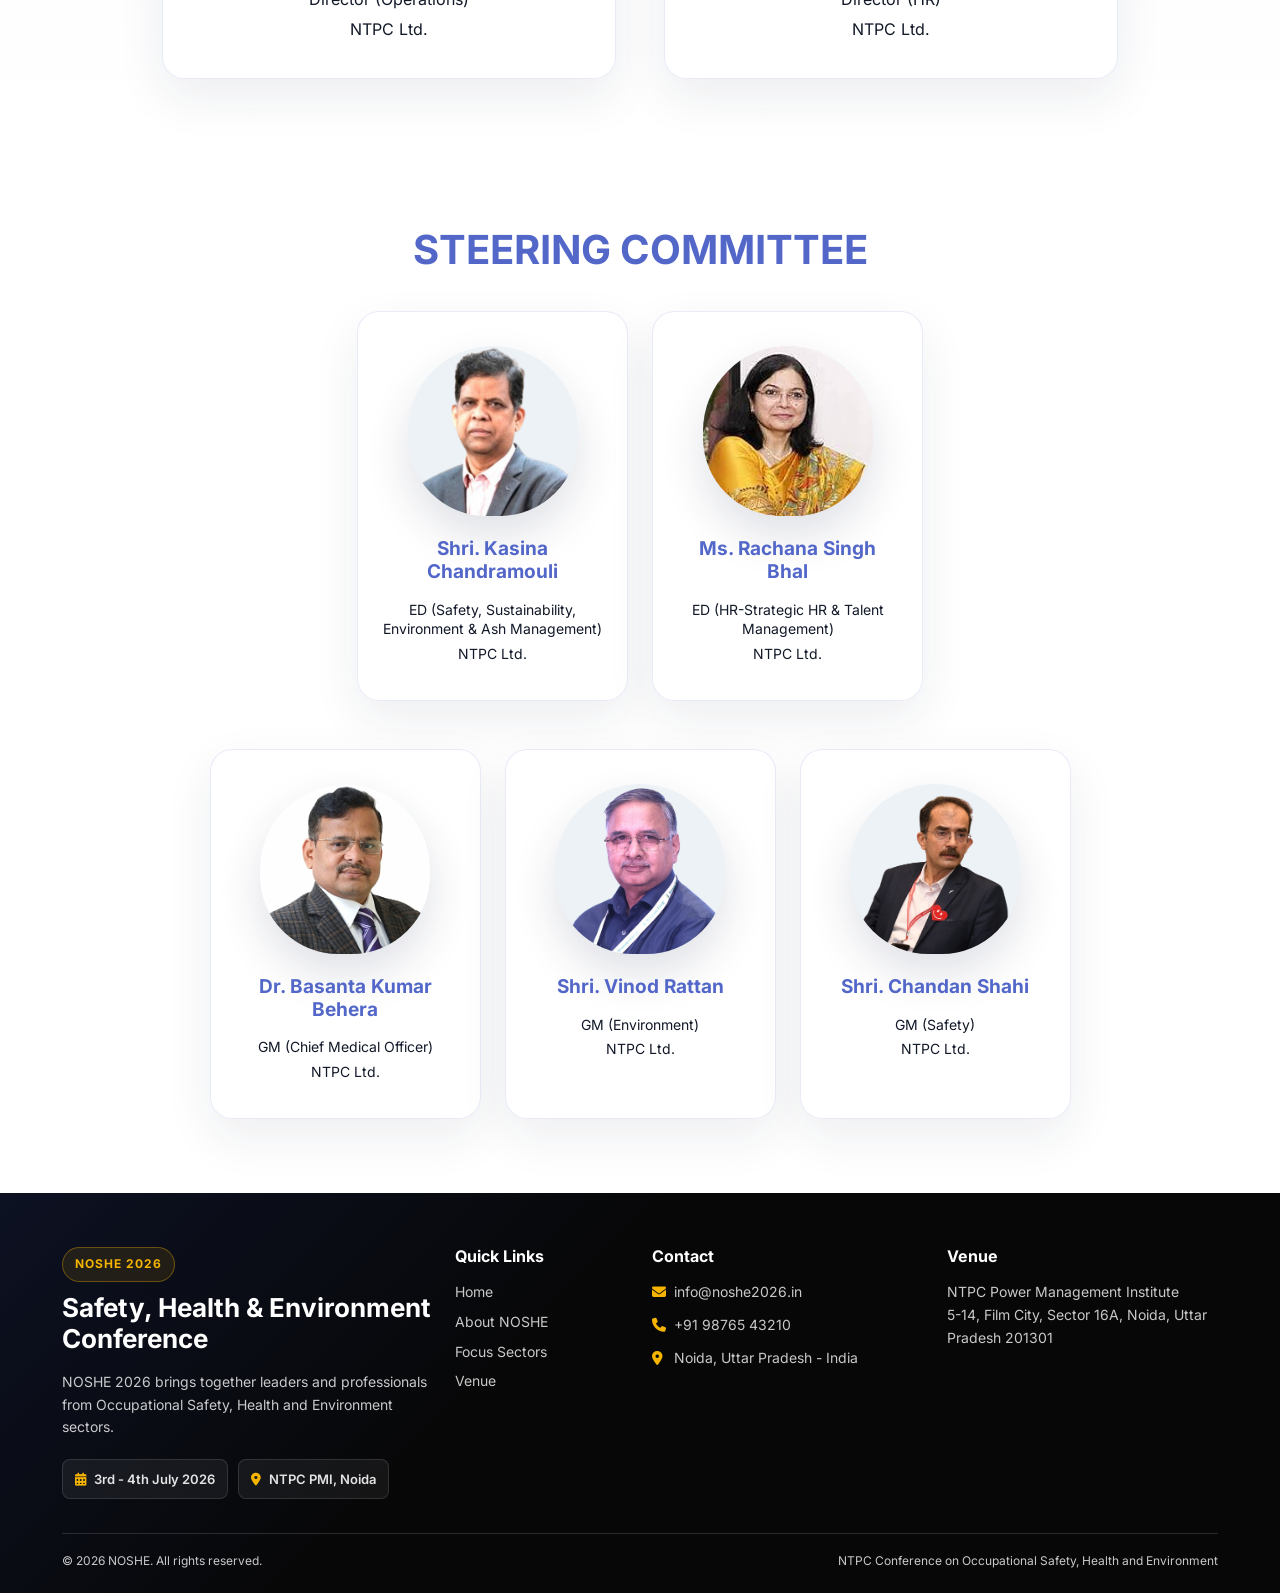
<file: committee-members.html>
﻿<!doctype html>
<html lang="en">
  <head>
    <meta charset="utf-8">
    <meta name="viewport" content="width=device-width, initial-scale=1">
    <meta name="description" content="NOSHE 2026 committee members.">
    <title>Committee Members | NOSHE 2026</title>
    <link rel="icon" type="image/png" href="assets/images/fav-1-preview.png">

    <link href="assets/vendor/bootstrap/bootstrap.min.css" rel="stylesheet">
    <link href="assets/vendor/fontawesome/css/all.min.css" rel="stylesheet">
    <link href="assets/vendor/fonts/inter.css" rel="stylesheet">
    <link href="assets/css/style.css" rel="stylesheet">
  </head>
  <body class="committee-page">
    <!-- Header -->
    <header class="site-header fixed-top">
      <nav id="mainNavbar" class="navbar navbar-expand-lg">
        <div class="container page-container">
          <a class="navbar-brand" href="index.html#home" aria-label="NOSHE 2026 home">
            <img src="assets/images/Noshe 2026 logo-1.png" alt="NOSHE 2026 conference logo">
          </a>

          <button class="navbar-toggler" type="button" data-bs-toggle="collapse" data-bs-target="#navbarMenu" aria-controls="navbarMenu" aria-expanded="false" aria-label="Toggle navigation">
            <span class="navbar-toggler-icon"></span>
          </button>

          <div id="navbarMenu" class="collapse navbar-collapse">
            <ul class="navbar-nav ms-auto align-items-lg-center">
              <li class="nav-item"><a class="nav-link" href="index.html#home">Home</a></li>
              <li class="nav-item dropdown">
                <a class="nav-link dropdown-toggle" href="#" role="button" data-bs-toggle="dropdown" aria-expanded="false">About NOSHE <i class="fa-solid fa-chevron-down dropdown-arrow"></i></a>
                <ul class="dropdown-menu">
                  <li><a class="dropdown-item" href="about-noshe-2026.html">About NOSHE 2026</a></li>
                  <li><a class="dropdown-item" href="foreword.html">Foreword</a></li>
                  <li><a class="dropdown-item" href="organisers.html">Organisers</a></li>
                  <li><a class="dropdown-item" href="show-brochure.html">Show Brochure</a></li>
                </ul>
              </li>
              <li class="nav-item dropdown">
                <a class="nav-link dropdown-toggle active" href="#" role="button" data-bs-toggle="dropdown" aria-expanded="false">Conference <i class="fa-solid fa-chevron-down dropdown-arrow"></i></a>
                <ul class="dropdown-menu">
                  <!-- <li><a class="dropdown-item" href="conference-agenda.html">Conference Agenda</a></li> -->
                  <li><a class="dropdown-item" href="delegate-registration.html">Delegate Registration</a></li>
                  <li><a class="dropdown-item active" href="committee-members.html">Committee Members</a></li>
                  <li><a class="dropdown-item" href="venue.html">Venue</a></li>
                </ul>
              </li>
              <li class="nav-item"><a class="nav-link" href="contact.html">Contact</a></li>
              <!-- <li class="nav-item ms-lg-3"><a class="header-register-btn" href="register-now.html">Register Now</a></li> -->
            </ul>
          </div>
        </div>
      </nav>
    </header>

    <main>
      <section class="committee-hero">
        <div class="container page-container text-center">
          <span>NOSHE 2026</span>
          <h1>Committee Members</h1>
          <p>Meet the patrons and steering committee guiding NOSHE 2026.</p>
        </div>
      </section>

      <section class="committee-section chief-section">
        <div class="container page-container">
          <div class="committee-heading text-center">
            <h2>Chief Patron &amp; Chief Guest</h2>
          </div>
          <article class="committee-member chief-card">
            <div class="member-photo-wrap chief-photo">
              <img src="assets/images/Gurdeep.jpg" alt="Shri. Gurdeep Singh">
            </div>
            <h3>Shri. Gurdeep Singh</h3>
            <p>Chairman &amp; Managing Director</p>
            <p>NTPC Ltd.</p>
          </article>
        </div>
      </section>

      <section class="committee-section patrons-section">
        <div class="container page-container">
          <div class="committee-heading text-center">
            <h2>Patrons</h2>
          </div>
          <div class="row justify-content-center g-5">
            <div class="col-md-6 col-lg-5">
              <article class="committee-member patron-card">
                <div class="member-photo-wrap">
                  <img src="assets/images/Ravindra.jpg" alt="Shri. Ravindra Kumar">
                </div>
                <h3>Shri. Ravindra Kumar</h3>
                <p>Director (Operations)</p>
                <p>NTPC Ltd.</p>
              </article>
            </div>
            <div class="col-md-6 col-lg-5">
              <article class="committee-member patron-card">
                <div class="member-photo-wrap">
                  <img src="assets/images/Anil-Kumar.png" alt="Shri. Anil Kumar Jadli">
                </div>
                <h3>Shri. Anil Kumar Jadli</h3>
                <p>Director (HR)</p>
                <p>NTPC Ltd.</p>
              </article>
            </div>
          </div>
        </div>
      </section>

      <section class="committee-section steering-section">
        <div class="container page-container">
          <div class="committee-heading text-center">
            <h2>Steering Committee</h2>
          </div>
          <div class="row g-4 justify-content-center steering-committee-grid">
            <div class="col-sm-6 col-lg-4 col-xl-3">
              <article class="committee-member steering-card">
                <div class="member-photo-wrap small">
                  <img src="assets/images/Shri-Kasina-Chandramouli.png" alt="Shri. Kasina Chandramouli">
                </div>
                <h3>Shri. Kasina Chandramouli</h3>
                <p>ED (Safety, Sustainability, Environment &amp; Ash Management)</p>
                <p>NTPC Ltd.</p>
              </article>
            </div>
            <div class="col-sm-6 col-lg-4 col-xl-3">
              <article class="committee-member steering-card">
                <div class="member-photo-wrap small">
                  <img src="assets/images/Rachana-Singh-Bhal.jpg" alt="Ms. Rachana Singh Bhal">
                </div>
                <h3>Ms. Rachana Singh Bhal</h3>
                <p>ED (HR-Strategic HR &amp; Talent Management)</p>
                <p>NTPC Ltd.</p>
              </article>
            </div>
            <div class="w-100 d-none d-lg-block"></div>
            <div class="col-sm-6 col-lg-4 col-xl-3">
              <article class="committee-member steering-card">
                <div class="member-photo-wrap small">
                  <img src="assets/images/Basanta-Kumar-Behera.jpg" alt="Dr. Basanta Kumar Behera">
                </div>
                <h3>Dr. Basanta Kumar Behera</h3>
                <p>GM (Chief Medical Officer)</p>
                <p>NTPC Ltd.</p>
              </article>
            </div>
            <div class="col-sm-6 col-lg-4 col-xl-3">
              <article class="committee-member steering-card">
                <div class="member-photo-wrap small">
                  <img src="assets/images/Shri-Vinod-Rattan.png" alt="Shri. Vinod Rattan">
                </div>
                <h3>Shri. Vinod Rattan</h3>
                <p>GM (Environment)</p>
                <p>NTPC Ltd.</p>
              </article>
            </div>
            <div class="col-sm-6 col-lg-4 col-xl-3">
              <article class="committee-member steering-card">
                <div class="member-photo-wrap small">
                  <img src="assets/images/Shri-Chandan-Shahi.png" alt="Shri. Chandan Shahi">
                </div>
                <h3>Shri. Chandan Shahi</h3>
                <p>GM (Safety)</p>
                <p>NTPC Ltd.</p>
              </article>
            </div>
          </div>
        </div>
      </section>

      <!-- Footer -->
      <footer class="site-footer">
        <div class="container page-container">
          <div class="row g-4">
            <div class="col-lg-4">
              <div class="footer-brand">
                <span class="footer-kicker">NOSHE 2026</span>
                <h2>Safety, Health & Environment Conference</h2>
              </div>
              <p>NOSHE 2026 brings together leaders and professionals from Occupational Safety, Health and Environment sectors.</p>
              <div class="footer-highlights" aria-label="Event highlights">
                <span><i class="fa-solid fa-calendar-days"></i> 3rd - 4th July 2026</span>
                <span><i class="fa-solid fa-location-dot"></i> NTPC PMI, Noida</span>
              </div>
            </div>
            <div class="col-sm-6 col-lg-2">
              <h3>Quick Links</h3>
              <ul>
                <li><a href="index.html#home">Home</a></li>
                <li><a href="about-noshe-2026.html">About NOSHE</a></li>
                <li><a href="index.html#focus-sectors">Focus Sectors</a></li>
                <li><a href="venue.html">Venue</a></li>
              </ul>
            </div>
            <div class="col-sm-6 col-lg-3">
              <h3>Contact</h3>
              <p><a href="mailto:info@noshe2026.in"><i class="fa-solid fa-envelope"></i> info@noshe2026.in</a></p>
              <p><a href="tel:+919876543210"><i class="fa-solid fa-phone"></i> +91 98765 43210</a></p>
              <p><a href="https://www.google.com/maps/search/?api=1&query=Noida%2C%20Uttar%20Pradesh%2C%20India" target="_blank" rel="noopener"><i class="fa-solid fa-location-dot"></i> Noida, Uttar Pradesh - India</a></p>
            </div>
            <div class="col-lg-3">
              <h3>Venue</h3>
              <p>NTPC Power Management Institute<br>5-14, Film City, Sector 16A, Noida, Uttar Pradesh 201301</p>
            </div>
          </div>
          <div class="footer-bottom">
            <span>&copy; 2026 NOSHE. All rights reserved.</span>
            <span>NTPC Conference on Occupational Safety, Health and Environment</span>
          </div>
        </div>
      </footer>
    </main>

    <script src="assets/vendor/jquery/jquery-3.7.1.min.js"></script>
    <script src="assets/vendor/bootstrap/bootstrap.bundle.min.js"></script>
    <script src="assets/js/main.js"></script>
  </body>
</html>
</file>
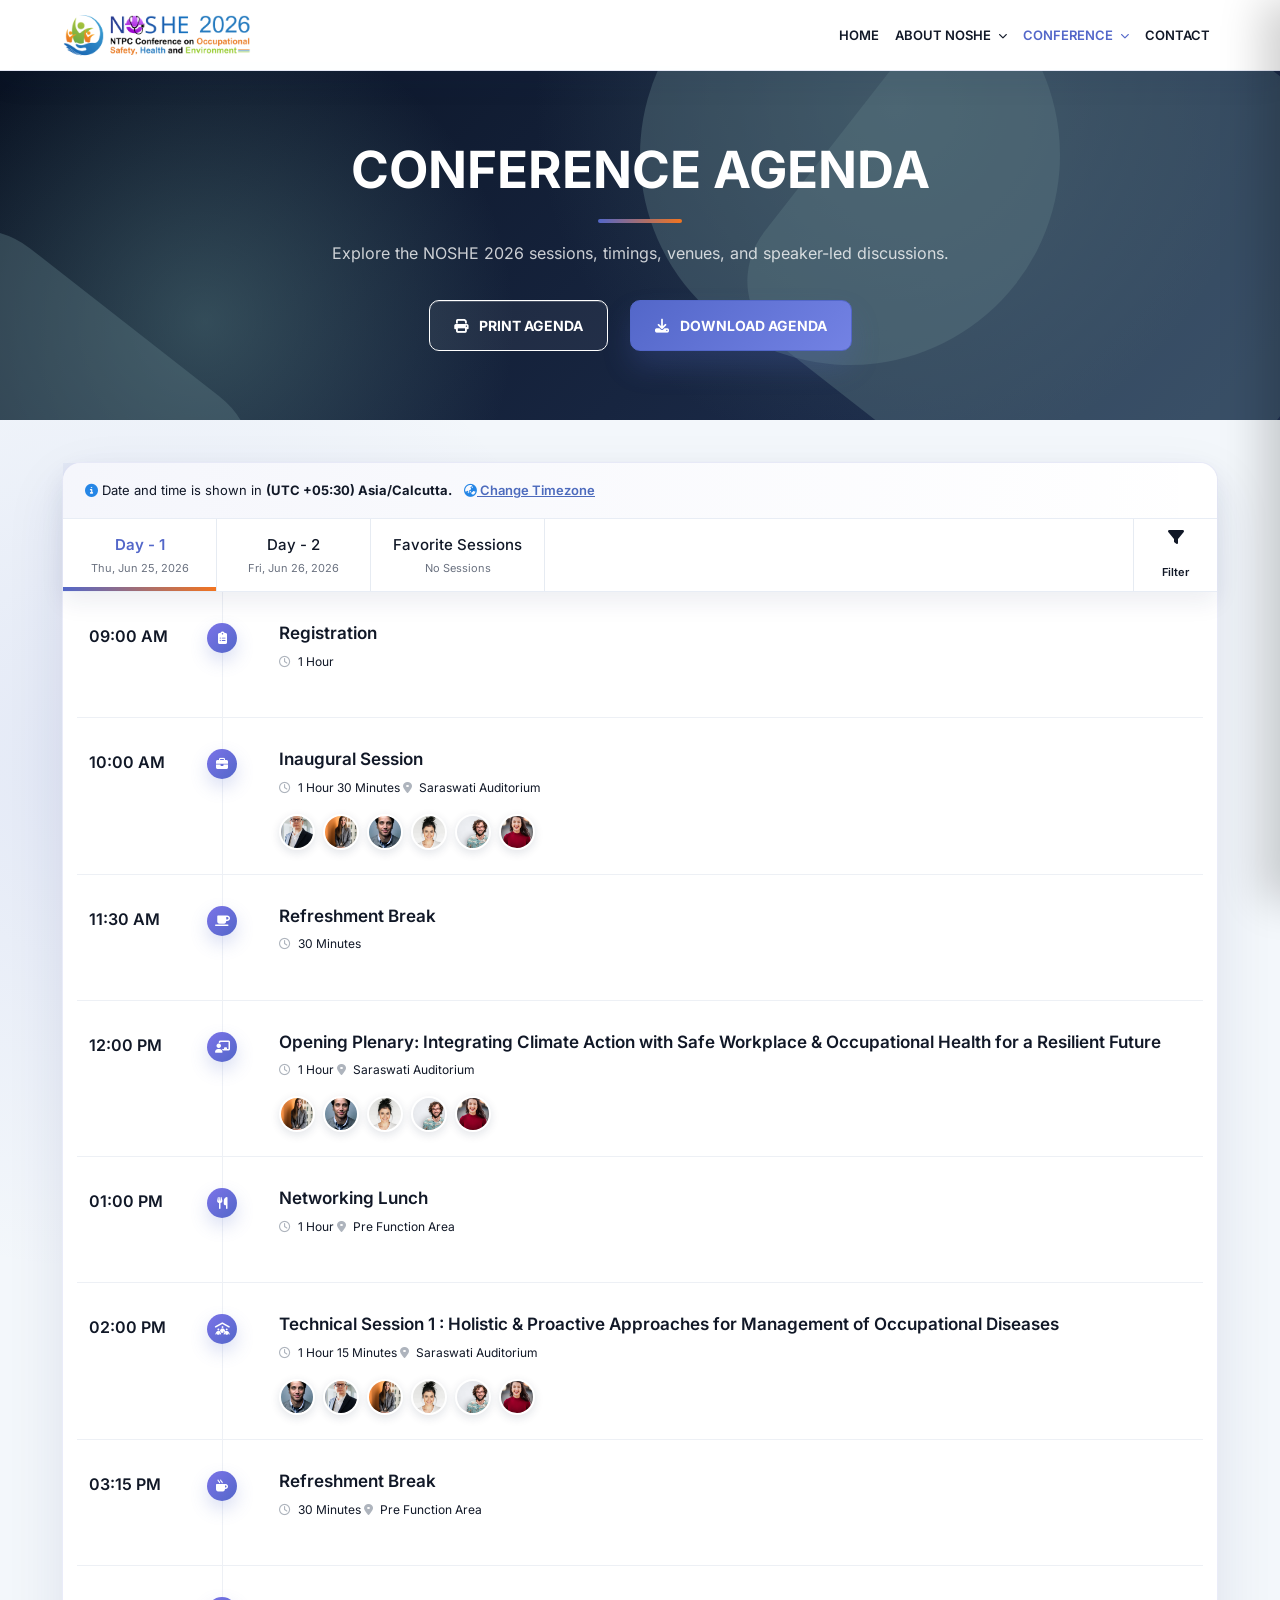
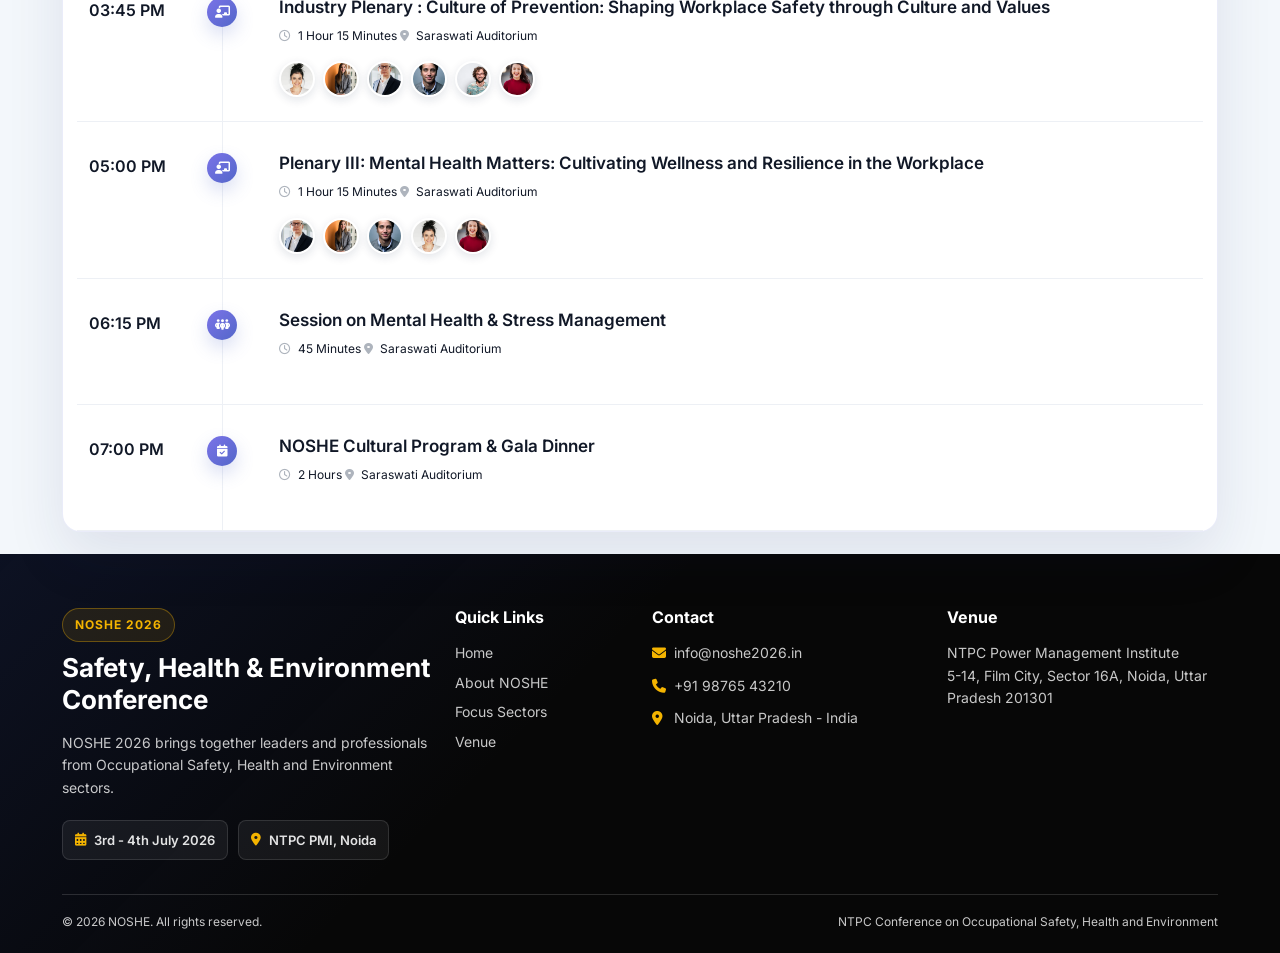
<file: conference-agenda.html>
﻿<!doctype html>
<html lang="en">
  <head>
    <meta charset="utf-8">
    <meta name="viewport" content="width=device-width, initial-scale=1">
    <meta name="description" content="NOSHE 2026 Conference Agenda.">
    <title>Conference Agenda | NOSHE 2026</title>
    <link rel="icon" type="image/png" href="assets/images/fav-1-preview.png">

    <link href="assets/vendor/bootstrap/bootstrap.min.css" rel="stylesheet">
    <link href="assets/vendor/fontawesome/css/all.min.css" rel="stylesheet">
    <link href="assets/vendor/fonts/inter.css" rel="stylesheet">
    <link href="assets/css/style.css" rel="stylesheet">
  </head>
  <body class="agenda-page">
    <!-- Header -->
    <header class="site-header fixed-top">
      <nav id="mainNavbar" class="navbar navbar-expand-lg">
        <div class="container page-container">
          <a class="navbar-brand" href="index.html#home" aria-label="NOSHE 2026 home">
            <img src="assets/images/Noshe 2026 logo-1.png" alt="NOSHE 2026 conference logo">
          </a>

          <button class="navbar-toggler" type="button" data-bs-toggle="collapse" data-bs-target="#navbarMenu" aria-controls="navbarMenu" aria-expanded="false" aria-label="Toggle navigation">
            <span class="navbar-toggler-icon"></span>
          </button>

          <div id="navbarMenu" class="collapse navbar-collapse">
            <ul class="navbar-nav ms-auto align-items-lg-center">
              <li class="nav-item"><a class="nav-link" href="index.html#home">Home</a></li>
              <li class="nav-item dropdown">
                <a class="nav-link dropdown-toggle" href="#" role="button" data-bs-toggle="dropdown" aria-expanded="false">About NOSHE <i class="fa-solid fa-chevron-down dropdown-arrow"></i></a>
                <ul class="dropdown-menu">
                  <li><a class="dropdown-item" href="about-noshe-2026.html">About NOSHE 2026</a></li>
                  <li><a class="dropdown-item" href="foreword.html">Foreword</a></li>
                  <li><a class="dropdown-item" href="organisers.html">Organisers</a></li>
                  <li><a class="dropdown-item" href="show-brochure.html">Show Brochure</a></li>
                </ul>
              </li>
              <li class="nav-item dropdown">
                <a class="nav-link dropdown-toggle active" href="#" role="button" data-bs-toggle="dropdown" aria-expanded="false">Conference <i class="fa-solid fa-chevron-down dropdown-arrow"></i></a>
                <ul class="dropdown-menu">
                  <!-- <li><a class="dropdown-item active" href="conference-agenda.html">Conference Agenda</a></li> -->
                  <li><a class="dropdown-item" href="delegate-registration.html">Delegate Registration</a></li>
                  <li><a class="dropdown-item" href="committee-members.html">Committee Members</a></li>
                  <li><a class="dropdown-item" href="venue.html">Venue</a></li>
                </ul>
              </li>
              <li class="nav-item"><a class="nav-link" href="contact.html">Contact</a></li>
              <!-- <li class="nav-item ms-lg-3"><a class="header-register-btn" href="register-now.html">Register Now</a></li> -->
            </ul>
          </div>
        </div>
      </nav>
    </header>

    <main>
      <!-- Agenda Hero -->
      <section class="agenda-hero">
        <div class="agenda-shape shape-one"></div>
        <div class="agenda-shape shape-two"></div>
        <div class="agenda-shape shape-three"></div>
        <div class="container page-container text-center">
          <h1>Conference Agenda</h1>
          <p class="agenda-hero-subtitle">Explore the NOSHE 2026 sessions, timings, venues, and speaker-led discussions.</p>
          <div class="agenda-actions">
            <!-- <a href="#" class="btn agenda-btn"><i class="fa-regular fa-calendar-plus"></i> Add To Calendar</a> -->
            <button type="button" class="btn agenda-btn agenda-btn-outline" onclick="window.print()"><i class="fa-solid fa-print"></i> Print Agenda</button>
            <a href="#" class="btn agenda-btn"><i class="fa-solid fa-download"></i> Download Agenda</a>
          </div>
        </div>
      </section>

      <!-- Agenda Timeline -->
      <section class="agenda-section">
        <div class="container page-container">
          <div class="agenda-board">
            <div class="agenda-sticky-tools">
              <div class="timezone-bar">
                <span><i class="fa-solid fa-circle-info"></i> Date and time is shown in <strong>(UTC +05:30) Asia/Calcutta.</strong></span>
                <a href="#" class="timezone-open"><i class="fa-solid fa-earth-asia"></i> Change Timezone</a>
              </div>

              <div class="timezone-popover" aria-hidden="true">
                <div class="timezone-dialog">
                  <button type="button" class="timezone-close" aria-label="Close timezone selector"><i class="fa-solid fa-xmark"></i></button>
                  <h2>Select Timezone</h2>
                  <div class="timezone-select-wrap">
                    <button type="button" class="timezone-select-trigger" aria-expanded="false">
                      <span>(UTC +05:30) Asia/Calcutta</span>
                      <i class="fa-solid fa-chevron-down"></i>
                    </button>
                    <div class="timezone-options">
                      <button type="button">(UTC +05:00) Asia/Ashgabat</button>
                      <button type="button">(UTC +05:00) Asia/Atyrau</button>
                      <button type="button">(UTC +05:00) Indian/Kerguelen</button>
                      <button type="button">(UTC +05:30) Asia/Kolkata</button>
                      <button type="button">(UTC +05:30) Asia/Colombo</button>
                      <button type="button" class="active">(UTC +05:30) Asia/Calcutta</button>
                    </div>
                  </div>
                  <div class="timezone-actions">
                    <button type="button" class="timezone-change">Change</button>
                    <button type="button" class="timezone-cancel">Cancel</button>
                  </div>
                </div>
              </div>

              <div class="agenda-tabs-wrap">
                <ul class="nav agenda-tabs" id="agendaTabs" role="tablist">
                  <li class="nav-item" role="presentation">
                    <button class="nav-link active" id="day-one-tab" data-bs-toggle="tab" data-bs-target="#day-one" type="button" role="tab" aria-controls="day-one" aria-selected="true">
                      <strong>Day - 1</strong>
                      <span>Thu, Jun 25, 2026</span>
                    </button>
                  </li>
                  <li class="nav-item" role="presentation">
                    <button class="nav-link" id="day-two-tab" data-bs-toggle="tab" data-bs-target="#day-two" type="button" role="tab" aria-controls="day-two" aria-selected="false">
                      <strong>Day - 2</strong>
                      <span>Fri, Jun 26, 2026</span>
                    </button>
                  </li>
                  <li class="nav-item" role="presentation">
                    <button class="nav-link" id="favorite-tab" data-bs-toggle="tab" data-bs-target="#favorite" type="button" role="tab" aria-controls="favorite" aria-selected="false">
                      <strong>Favorite Sessions</strong>
                      <span>No Sessions</span>
                    </button>
                  </li>
                </ul>
                <button class="filter-btn" type="button"><i class="fa-solid fa-filter"></i><span>Filter</span></button>
              </div>
            </div>

            <div class="tab-content" id="agendaTabContent">
              <div class="tab-pane fade show active" id="day-one" role="tabpanel" aria-labelledby="day-one-tab" tabindex="0">
                <div class="agenda-list">
                  <article class="agenda-item">
                    <time>09:00 AM</time>
                    <div class="agenda-line"><span><i class="fa-solid fa-clipboard-list"></i></span></div>
                    <div class="agenda-content">
                      <h2>Registration</h2>
                      <p><i class="fa-regular fa-clock"></i> 1 Hour</p>
                    </div>
                  </article>

                  <article class="agenda-item">
                    <time>10:00 AM</time>
                    <div class="agenda-line"><span><i class="fa-solid fa-briefcase"></i></span></div>
                    <div class="agenda-content">
                      <h2>Inaugural Session</h2>
                      <p><i class="fa-regular fa-clock"></i> 1 Hour 30 Minutes <i class="fa-solid fa-location-dot"></i> Saraswati Auditorium</p>
                      <div class="avatar-row">
                        <img src="assets/images/agenda-speaker-1.jpg" alt="Speaker">
                        <img src="assets/images/agenda-speaker-2.jpg" alt="Speaker">
                        <img src="assets/images/agenda-speaker-3.jpg" alt="Speaker">
                        <img src="assets/images/agenda-speaker-4.jpg" alt="Speaker">
                        <img src="assets/images/agenda-speaker-5.jpg" alt="Speaker">
                        <img src="assets/images/agenda-speaker-6.jpg" alt="Speaker">
                      </div>
                    </div>
                  </article>

                  <article class="agenda-item">
                    <time>11:30 AM</time>
                    <div class="agenda-line"><span><i class="fa-solid fa-mug-saucer"></i></span></div>
                    <div class="agenda-content">
                      <h2>Refreshment Break</h2>
                      <p><i class="fa-regular fa-clock"></i> 30 Minutes</p>
                    </div>
                  </article>

                  <article class="agenda-item">
                    <time>12:00 PM</time>
                    <div class="agenda-line"><span><i class="fa-solid fa-chalkboard-user"></i></span></div>
                    <div class="agenda-content">
                      <h2>Opening Plenary: Integrating Climate Action with Safe Workplace & Occupational Health for a Resilient Future</h2>
                      <p><i class="fa-regular fa-clock"></i> 1 Hour <i class="fa-solid fa-location-dot"></i> Saraswati Auditorium</p>
                      <div class="avatar-row">
                        <img src="assets/images/agenda-speaker-2.jpg" alt="Speaker">
                        <img src="assets/images/agenda-speaker-3.jpg" alt="Speaker">
                        <img src="assets/images/agenda-speaker-4.jpg" alt="Speaker">
                        <img src="assets/images/agenda-speaker-5.jpg" alt="Speaker">
                        <img src="assets/images/agenda-speaker-6.jpg" alt="Speaker">
                      </div>
                    </div>
                  </article>

                  <article class="agenda-item">
                    <time>01:00 PM</time>
                    <div class="agenda-line"><span><i class="fa-solid fa-utensils"></i></span></div>
                    <div class="agenda-content">
                      <h2>Networking Lunch</h2>
                      <p><i class="fa-regular fa-clock"></i> 1 Hour <i class="fa-solid fa-location-dot"></i> Pre Function Area</p>
                    </div>
                  </article>

                  <article class="agenda-item">
                    <time>02:00 PM</time>
                    <div class="agenda-line"><span><i class="fa-solid fa-people-roof"></i></span></div>
                    <div class="agenda-content">
                      <h2>Technical Session 1 : Holistic & Proactive Approaches for Management of Occupational Diseases</h2>
                      <p><i class="fa-regular fa-clock"></i> 1 Hour 15 Minutes <i class="fa-solid fa-location-dot"></i> Saraswati Auditorium</p>
                      <div class="avatar-row">
                        <img src="assets/images/agenda-speaker-3.jpg" alt="Speaker">
                        <img src="assets/images/agenda-speaker-1.jpg" alt="Speaker">
                        <img src="assets/images/agenda-speaker-2.jpg" alt="Speaker">
                        <img src="assets/images/agenda-speaker-4.jpg" alt="Speaker">
                        <img src="assets/images/agenda-speaker-5.jpg" alt="Speaker">
                        <img src="assets/images/agenda-speaker-6.jpg" alt="Speaker">
                      </div>
                    </div>
                  </article>

                  <article class="agenda-item">
                    <time>03:15 PM</time>
                    <div class="agenda-line"><span><i class="fa-solid fa-mug-hot"></i></span></div>
                    <div class="agenda-content">
                      <h2>Refreshment Break</h2>
                      <p><i class="fa-regular fa-clock"></i> 30 Minutes <i class="fa-solid fa-location-dot"></i> Pre Function Area</p>
                    </div>
                  </article>

                  <article class="agenda-item">
                    <time>03:45 PM</time>
                    <div class="agenda-line"><span><i class="fa-solid fa-chalkboard-user"></i></span></div>
                    <div class="agenda-content">
                      <h2>Industry Plenary : Culture of Prevention: Shaping Workplace Safety through Culture and Values</h2>
                      <p><i class="fa-regular fa-clock"></i> 1 Hour 15 Minutes <i class="fa-solid fa-location-dot"></i> Saraswati Auditorium</p>
                      <div class="avatar-row">
                        <img src="assets/images/agenda-speaker-4.jpg" alt="Speaker">
                        <img src="assets/images/agenda-speaker-2.jpg" alt="Speaker">
                        <img src="assets/images/agenda-speaker-1.jpg" alt="Speaker">
                        <img src="assets/images/agenda-speaker-3.jpg" alt="Speaker">
                        <img src="assets/images/agenda-speaker-5.jpg" alt="Speaker">
                        <img src="assets/images/agenda-speaker-6.jpg" alt="Speaker">
                      </div>
                    </div>
                  </article>

                  <article class="agenda-item">
                    <time>05:00 PM</time>
                    <div class="agenda-line"><span><i class="fa-solid fa-chalkboard-user"></i></span></div>
                    <div class="agenda-content">
                      <h2>Plenary III: Mental Health Matters: Cultivating Wellness and Resilience in the Workplace</h2>
                      <p><i class="fa-regular fa-clock"></i> 1 Hour 15 Minutes <i class="fa-solid fa-location-dot"></i> Saraswati Auditorium</p>
                      <div class="avatar-row">
                        <img src="assets/images/agenda-speaker-1.jpg" alt="Speaker">
                        <img src="assets/images/agenda-speaker-2.jpg" alt="Speaker">
                        <img src="assets/images/agenda-speaker-3.jpg" alt="Speaker">
                        <img src="assets/images/agenda-speaker-4.jpg" alt="Speaker">
                        <img src="assets/images/agenda-speaker-6.jpg" alt="Speaker">
                      </div>
                    </div>
                  </article>

                  <article class="agenda-item">
                    <time>06:15 PM</time>
                    <div class="agenda-line"><span><i class="fa-solid fa-people-group"></i></span></div>
                    <div class="agenda-content">
                      <h2>Session on Mental Health & Stress Management</h2>
                      <p><i class="fa-regular fa-clock"></i> 45 Minutes <i class="fa-solid fa-location-dot"></i> Saraswati Auditorium</p>
                    </div>
                  </article>

                  <article class="agenda-item">
                    <time>07:00 PM</time>
                    <div class="agenda-line"><span><i class="fa-solid fa-calendar-check"></i></span></div>
                    <div class="agenda-content">
                      <h2>NOSHE Cultural Program & Gala Dinner</h2>
                      <p><i class="fa-regular fa-clock"></i> 2 Hours <i class="fa-solid fa-location-dot"></i> Saraswati Auditorium</p>
                    </div>
                  </article>
                </div>
              </div>

              <div class="tab-pane fade" id="day-two" role="tabpanel" aria-labelledby="day-two-tab" tabindex="0">
                <div class="agenda-list">
                  <article class="agenda-item">
                    <time>09:30 AM</time>
                    <div class="agenda-line"><span><i class="fa-solid fa-clipboard-check"></i></span></div>
                    <div class="agenda-content">
                      <h2>Day 2 Registration & Networking</h2>
                      <p><i class="fa-regular fa-clock"></i> 30 Minutes</p>
                    </div>
                  </article>
                  <article class="agenda-item">
                    <time>10:00 AM</time>
                    <div class="agenda-line"><span><i class="fa-solid fa-chalkboard-user"></i></span></div>
                    <div class="agenda-content">
                      <h2>Technical Session 2 : Digital Transformation in Safety, Health & Environment</h2>
                      <p><i class="fa-regular fa-clock"></i> 1 Hour 30 Minutes <i class="fa-solid fa-location-dot"></i> Saraswati Auditorium</p>
                      <div class="avatar-row">
                        <img src="assets/images/agenda-speaker-3.jpg" alt="Speaker">
                        <img src="assets/images/agenda-speaker-4.jpg" alt="Speaker">
                        <img src="assets/images/agenda-speaker-1.jpg" alt="Speaker">
                        <img src="assets/images/agenda-speaker-2.jpg" alt="Speaker">
                      </div>
                    </div>
                  </article>
                  <article class="agenda-item">
                    <time>12:00 PM</time>
                    <div class="agenda-line"><span><i class="fa-solid fa-leaf"></i></span></div>
                    <div class="agenda-content">
                      <h2>Environment & Sustainability Leadership Forum</h2>
                      <p><i class="fa-regular fa-clock"></i> 1 Hour <i class="fa-solid fa-location-dot"></i> Saraswati Auditorium</p>
                    </div>
                  </article>
                  <article class="agenda-item">
                    <time>02:30 PM</time>
                    <div class="agenda-line"><span><i class="fa-solid fa-award"></i></span></div>
                    <div class="agenda-content">
                      <h2>Valedictory Session & Awards</h2>
                      <p><i class="fa-regular fa-clock"></i> 1 Hour 30 Minutes <i class="fa-solid fa-location-dot"></i> Saraswati Auditorium</p>
                    </div>
                  </article>
                </div>
              </div>

              <div class="tab-pane fade" id="favorite" role="tabpanel" aria-labelledby="favorite-tab" tabindex="0">
                <div class="empty-agenda">
                  <i class="fa-regular fa-star"></i>
                  <h2>No favorite sessions yet</h2>
                  <p>Select sessions from the agenda to build your personal schedule.</p>
                </div>
              </div>
            </div>
          </div>
        </div>
      </section>

      <!-- Agenda Filter Sidebar -->
      <div class="filter-overlay" aria-hidden="true"></div>
      <aside class="filter-sidebar" aria-hidden="true" aria-label="Agenda filter panel">
        <div class="filter-header">
          <h2>Filter</h2>
          <button type="button" class="filter-close" aria-label="Close filter"><i class="fa-solid fa-xmark"></i></button>
        </div>

        <div class="filter-body">
          <label class="filter-search">
            <i class="fa-solid fa-magnifying-glass"></i>
            <input type="search" placeholder="Search">
          </label>

          <div class="filter-accordion">
            <div class="filter-group">
              <button class="filter-group-toggle collapsed" type="button" data-filter-target="#tracksFilter">
                <span>All Tracks (1)</span>
                <i class="fa-solid fa-circle-chevron-right"></i>
              </button>
              <div id="tracksFilter" class="filter-collapse">
                <label><input type="checkbox"> Main Conference</label>
              </div>
            </div>

            <div class="filter-group">
              <button class="filter-group-toggle" type="button" data-filter-target="#categoriesFilter">
                <span>Session Categories (7)</span>
                <i class="fa-solid fa-circle-chevron-down"></i>
              </button>
              <div id="categoriesFilter" class="filter-collapse open">
                <label><input type="checkbox"> <span>Presentation</span> <i class="fa-solid fa-chalkboard-user"></i></label>
                <label><input type="checkbox"> <span>Break</span> <i class="fa-solid fa-clock-rotate-left"></i></label>
                <label><input type="checkbox"> <span>Lunch</span> <i class="fa-solid fa-bowl-food"></i></label>
                <label><input type="checkbox"> <span>Tea</span> <i class="fa-solid fa-mug-saucer"></i></label>
                <label><input type="checkbox"> <span>Keynote</span> <i class="fa-solid fa-stamp"></i></label>
                <label><input type="checkbox"> <span>Reception</span> <i class="fa-solid fa-people-group"></i></label>
                <label><input type="checkbox"> <span>Registration</span> <i class="fa-solid fa-list-check"></i></label>
              </div>
            </div>

            <div class="filter-group">
              <button class="filter-group-toggle collapsed" type="button" data-filter-target="#speakersFilter">
                <span>Speakers (45)</span>
                <i class="fa-solid fa-circle-chevron-right"></i>
              </button>
              <div id="speakersFilter" class="filter-collapse">
                <label><input type="checkbox"> Dr. Ananya Rao</label>
                <label><input type="checkbox"> Vikram Mehta</label>
                <label><input type="checkbox"> Meera Kapoor</label>
              </div>
            </div>

            <div class="filter-group">
              <button class="filter-group-toggle collapsed" type="button" data-filter-target="#hallsFilter">
                <span>Halls (3)</span>
                <i class="fa-solid fa-circle-chevron-right"></i>
              </button>
              <div id="hallsFilter" class="filter-collapse">
                <label><input type="checkbox"> Saraswati Auditorium</label>
                <label><input type="checkbox"> Pre Function Area</label>
                <label><input type="checkbox"> Main Hall</label>
              </div>
            </div>
          </div>
        </div>

        <div class="filter-footer">
          <button type="button" class="filter-clear">Clear Filter</button>
          <button type="button" class="filter-apply">Apply Filter</button>
        </div>
      </aside>

      <!-- Session Detail Modal -->
      <div class="session-modal-overlay" aria-hidden="true">
        <button type="button" class="session-nav session-prev" aria-label="Previous session"><i class="fa-solid fa-chevron-left"></i></button>
        <div class="session-modal-card" role="dialog" aria-modal="true" aria-labelledby="sessionModalTitle">
          <button type="button" class="session-close" aria-label="Close session details"><i class="fa-solid fa-xmark"></i></button>
          <h2 id="sessionModalTitle">Registration</h2>
          <span class="session-track"><i class="fa-solid fa-circle"></i> Track 1</span>
          <p class="session-meta"></p>
          <div class="session-speakers-wrap">
            <h3>Speakers</h3>
            <div class="session-speakers"></div>
          </div>
        </div>
        <button type="button" class="session-nav session-next" aria-label="Next session"><i class="fa-solid fa-chevron-right"></i></button>
      </div>

      <!-- Speaker Profile Modal -->
      <div class="speaker-profile-overlay" aria-hidden="true">
        <div class="speaker-profile-card" role="dialog" aria-modal="true" aria-labelledby="speakerProfileName">
          <button type="button" class="speaker-profile-close" aria-label="Close speaker profile"><i class="fa-solid fa-xmark"></i></button>
          <div class="speaker-profile-head">
            <img class="speaker-profile-img" src="assets/images/agenda-speaker-1.jpg" alt="Speaker">
            <div>
              <h2 id="speakerProfileName">Speaker Name</h2>
              <p class="speaker-profile-role"></p>
              <p class="speaker-profile-org"></p>
            </div>
          </div>
          <div class="speaker-profile-sessions">
            <h3>Sessions by Speaker</h3>
            <div class="speaker-session-list"></div>
          </div>
        </div>
      </div>

      <!-- Footer -->
      <footer class="site-footer">
        <div class="container page-container">
          <div class="row g-4">
            <div class="col-lg-4">
              <div class="footer-brand">
                <span class="footer-kicker">NOSHE 2026</span>
                <h2>Safety, Health & Environment Conference</h2>
              </div>
              <p>NOSHE 2026 brings together leaders and professionals from Occupational Safety, Health and Environment sectors.</p>
              <div class="footer-highlights" aria-label="Event highlights">
                <span><i class="fa-solid fa-calendar-days"></i> 3rd - 4th July 2026</span>
                <span><i class="fa-solid fa-location-dot"></i> NTPC PMI, Noida</span>
              </div>
            </div>
            <div class="col-sm-6 col-lg-2">
              <h3>Quick Links</h3>
              <ul>
                <li><a href="index.html#home">Home</a></li>
                <li><a href="about-noshe-2026.html">About NOSHE</a></li>
                <li><a href="index.html#focus-sectors">Focus Sectors</a></li>
                <li><a href="venue.html">Venue</a></li>
              </ul>
            </div>
            <div class="col-sm-6 col-lg-3">
              <h3>Contact</h3>
              <p><a href="mailto:info@noshe2026.in"><i class="fa-solid fa-envelope"></i> info@noshe2026.in</a></p>
              <p><a href="tel:+919876543210"><i class="fa-solid fa-phone"></i> +91 98765 43210</a></p>
              <p><a href="https://www.google.com/maps/search/?api=1&query=Noida%2C%20Uttar%20Pradesh%2C%20India" target="_blank" rel="noopener"><i class="fa-solid fa-location-dot"></i> Noida, Uttar Pradesh - India</a></p>
            </div>
            <div class="col-lg-3">
              <h3>Venue</h3>
              <p>NTPC Power Management Institute<br>5-14, Film City, Sector 16A, Noida, Uttar Pradesh 201301</p>
            </div>
          </div>
          <div class="footer-bottom">
            <span>&copy; 2026 NOSHE. All rights reserved.</span>
            <span>NTPC Conference on Occupational Safety, Health and Environment</span>
          </div>
        </div>
      </footer>
    </main>

    <script src="assets/vendor/jquery/jquery-3.7.1.min.js"></script>
    <script src="assets/vendor/bootstrap/bootstrap.bundle.min.js"></script>
    <script src="assets/js/main.js"></script>
  </body>
</html>
</file>
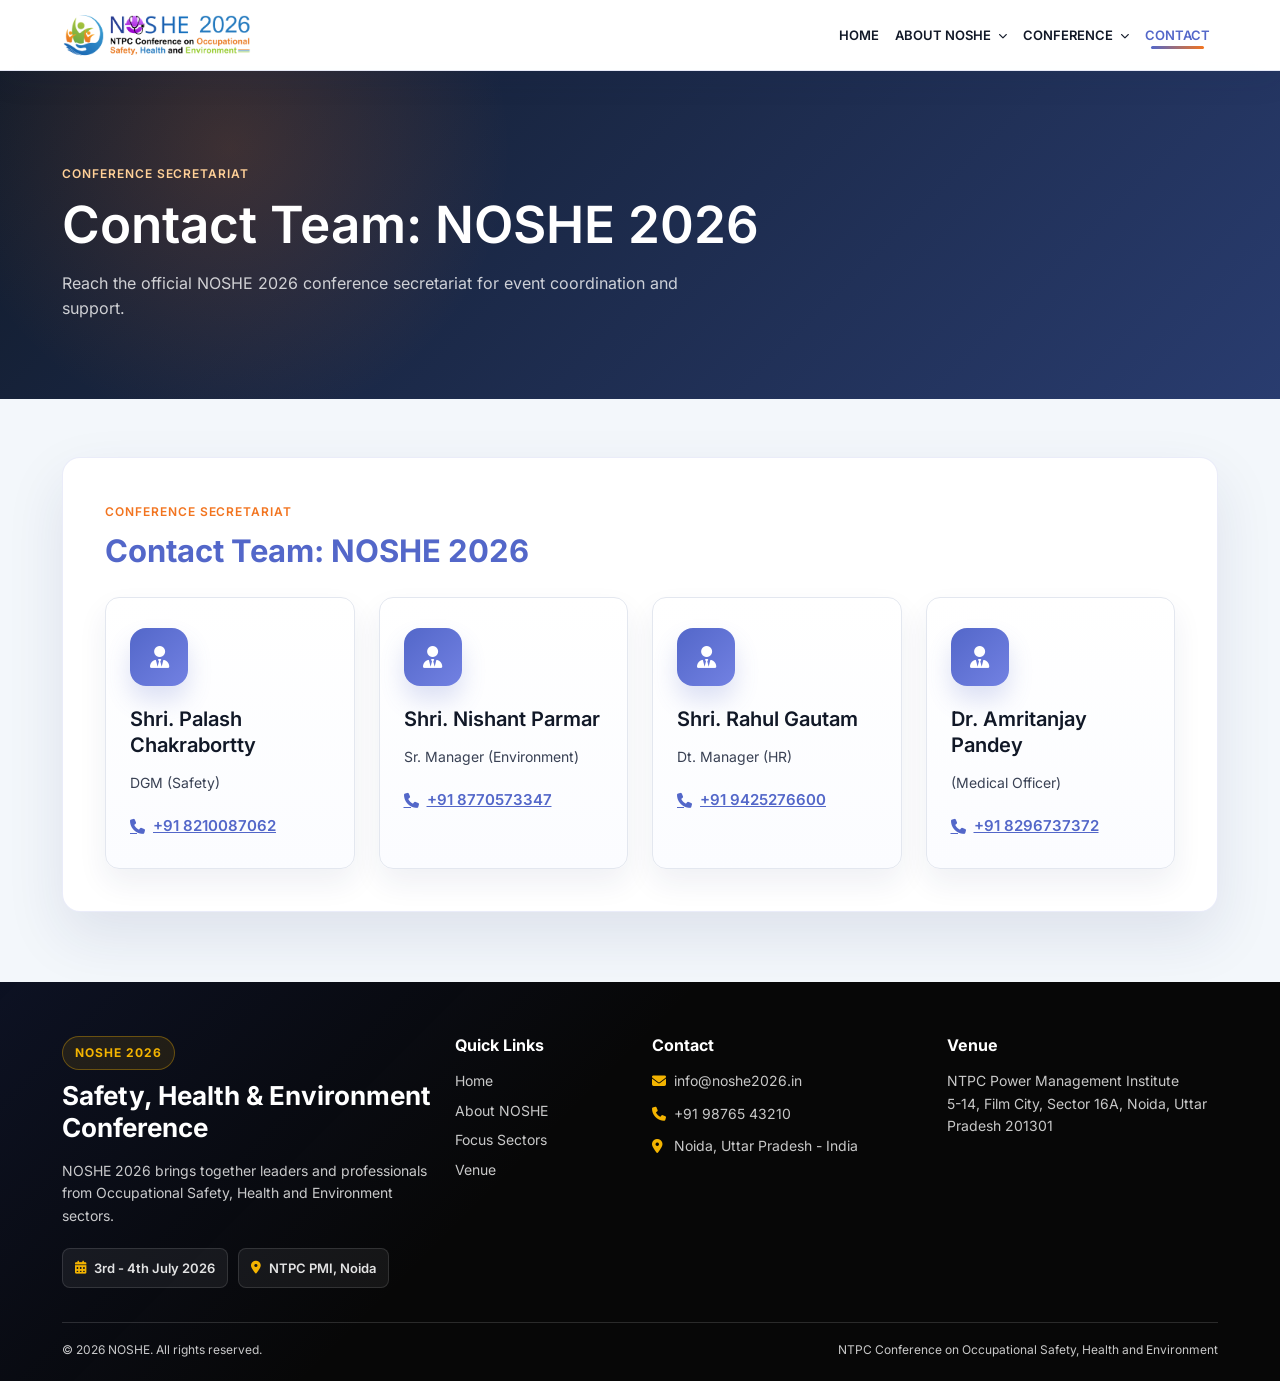
<file: contact.html>
﻿<!doctype html>
<html lang="en">
  <head>
    <meta charset="utf-8">
    <meta name="viewport" content="width=device-width, initial-scale=1">
    <meta name="description" content="NOSHE 2026 Conference Secretariat contact details.">
    <title>Contact | NOSHE 2026</title>
    <link rel="icon" type="image/png" href="assets/images/fav-1-preview.png">

    <link href="assets/vendor/bootstrap/bootstrap.min.css" rel="stylesheet">
    <link href="assets/vendor/fontawesome/css/all.min.css" rel="stylesheet">
    <link href="assets/vendor/fonts/inter.css" rel="stylesheet">
    <link href="assets/css/style.css" rel="stylesheet">
  </head>
  <body class="contact-page">
    <!-- Header -->
    <header class="site-header fixed-top">
      <nav id="mainNavbar" class="navbar navbar-expand-lg">
        <div class="container page-container">
          <a class="navbar-brand" href="index.html#home" aria-label="NOSHE 2026 home">
            <img src="assets/images/Noshe 2026 logo-1.png" alt="NOSHE 2026 conference logo">
          </a>

          <button class="navbar-toggler" type="button" data-bs-toggle="collapse" data-bs-target="#navbarMenu" aria-controls="navbarMenu" aria-expanded="false" aria-label="Toggle navigation">
            <span class="navbar-toggler-icon"></span>
          </button>

          <div id="navbarMenu" class="collapse navbar-collapse">
            <ul class="navbar-nav ms-auto align-items-lg-center">
              <li class="nav-item"><a class="nav-link" href="index.html#home">Home</a></li>
              <li class="nav-item dropdown">
                <a class="nav-link dropdown-toggle" href="#" role="button" data-bs-toggle="dropdown" aria-expanded="false">About NOSHE <i class="fa-solid fa-chevron-down dropdown-arrow"></i></a>
                <ul class="dropdown-menu">
                  <li><a class="dropdown-item" href="about-noshe-2026.html">About NOSHE 2026</a></li>
                  <li><a class="dropdown-item" href="foreword.html">Foreword</a></li>
                  <li><a class="dropdown-item" href="organisers.html">Organisers</a></li>
                  <li><a class="dropdown-item" href="show-brochure.html">Show Brochure</a></li>
                </ul>
              </li>
              <li class="nav-item dropdown">
                <a class="nav-link dropdown-toggle" href="#" role="button" data-bs-toggle="dropdown" aria-expanded="false">Conference <i class="fa-solid fa-chevron-down dropdown-arrow"></i></a>
                <ul class="dropdown-menu">
                  <!-- <li><a class="dropdown-item" href="conference-agenda.html">Conference Agenda</a></li> -->
                  <li><a class="dropdown-item" href="delegate-registration.html">Delegate Registration</a></li>
                  <li><a class="dropdown-item" href="committee-members.html">Committee Members</a></li>
                  <li><a class="dropdown-item" href="venue.html">Venue</a></li>
                </ul>
              </li>
              <li class="nav-item"><a class="nav-link active" href="contact.html">Contact</a></li>
              <!-- <li class="nav-item ms-lg-3"><a class="header-register-btn" href="register-now.html">Register Now</a></li> -->
            </ul>
          </div>
        </div>
      </nav>
    </header>

    <main>
      <section class="contact-page-hero">
        <div class="container page-container">
          <span>Conference Secretariat</span>
          <h1>Contact Team: NOSHE 2026</h1>
          <p>Reach the official NOSHE 2026 conference secretariat for event coordination and support.</p>
        </div>
      </section>

      <section class="secretariat-section">
        <div class="container page-container">
          <div class="secretariat-card">
            <div class="secretariat-intro">
              <span>Conference Secretariat</span>
              <h2>Contact Team: NOSHE 2026</h2>
            </div>
            <div class="row g-4 justify-content-center">
              <div class="col-md-6 col-xl-3">
                <article class="secretariat-person">
                  <div class="person-icon"><i class="fa-solid fa-user-tie"></i></div>
                  <h3>Shri. Palash Chakrabortty</h3>
                  <p>DGM (Safety)</p>
                  <a href="tel:+918210087062"><i class="fa-solid fa-phone"></i> +91 8210087062</a>
                </article>
              </div>
              <div class="col-md-6 col-xl-3">
                <article class="secretariat-person">
                  <div class="person-icon"><i class="fa-solid fa-user-tie"></i></div>
                  <h3>Shri. Nishant Parmar</h3>
                  <p>Sr. Manager (Environment)</p>
                  <a href="tel:+918770573347"><i class="fa-solid fa-phone"></i> +91 8770573347</a>
                </article>
              </div>
              <div class="col-md-6 col-xl-3">
                <article class="secretariat-person">
                  <div class="person-icon"><i class="fa-solid fa-user-tie"></i></div>
                  <h3>Shri. Rahul Gautam</h3>
                  <p>Dt. Manager (HR)</p>
                  <a href="tel:+919425276600"><i class="fa-solid fa-phone"></i> +91 9425276600</a>
                </article>
              </div>
              <div class="col-md-6 col-xl-3">
                <article class="secretariat-person">
                  <div class="person-icon"><i class="fa-solid fa-user-tie"></i></div>
                  <h3>Dr. Amritanjay Pandey</h3>
                  <p>(Medical Officer)</p>
                  <a href="tel:+918296737372"><i class="fa-solid fa-phone"></i> +91 8296737372</a>
                </article>
              </div>
            </div>
          </div>
        </div>
      </section>

      <!-- Footer -->
      <footer class="site-footer">
        <div class="container page-container">
          <div class="row g-4">
            <div class="col-lg-4">
              <div class="footer-brand">
                <span class="footer-kicker">NOSHE 2026</span>
                <h2>Safety, Health & Environment Conference</h2>
              </div>
              <p>NOSHE 2026 brings together leaders and professionals from Occupational Safety, Health and Environment sectors.</p>
              <div class="footer-highlights" aria-label="Event highlights">
                <span><i class="fa-solid fa-calendar-days"></i> 3rd - 4th July 2026</span>
                <span><i class="fa-solid fa-location-dot"></i> NTPC PMI, Noida</span>
              </div>
            </div>
            <div class="col-sm-6 col-lg-2">
              <h3>Quick Links</h3>
              <ul>
                <li><a href="index.html#home">Home</a></li>
                <li><a href="about-noshe-2026.html">About NOSHE</a></li>
                <li><a href="index.html#focus-sectors">Focus Sectors</a></li>
                <li><a href="venue.html">Venue</a></li>
              </ul>
            </div>
            <div class="col-sm-6 col-lg-3">
              <h3>Contact</h3>
              <p><a href="mailto:info@noshe2026.in"><i class="fa-solid fa-envelope"></i> info@noshe2026.in</a></p>
              <p><a href="tel:+919876543210"><i class="fa-solid fa-phone"></i> +91 98765 43210</a></p>
              <p><a href="https://www.google.com/maps/search/?api=1&query=Noida%2C%20Uttar%20Pradesh%2C%20India" target="_blank" rel="noopener"><i class="fa-solid fa-location-dot"></i> Noida, Uttar Pradesh - India</a></p>
            </div>
            <div class="col-lg-3">
              <h3>Venue</h3>
              <p>NTPC Power Management Institute<br>5-14, Film City, Sector 16A, Noida, Uttar Pradesh 201301</p>
            </div>
          </div>
          <div class="footer-bottom">
            <span>&copy; 2026 NOSHE. All rights reserved.</span>
            <span>NTPC Conference on Occupational Safety, Health and Environment</span>
          </div>
        </div>
      </footer>
    </main>

    <script src="assets/vendor/jquery/jquery-3.7.1.min.js"></script>
    <script src="assets/vendor/bootstrap/bootstrap.bundle.min.js"></script>
    <script src="assets/js/main.js"></script>
  </body>
</html>
</file>
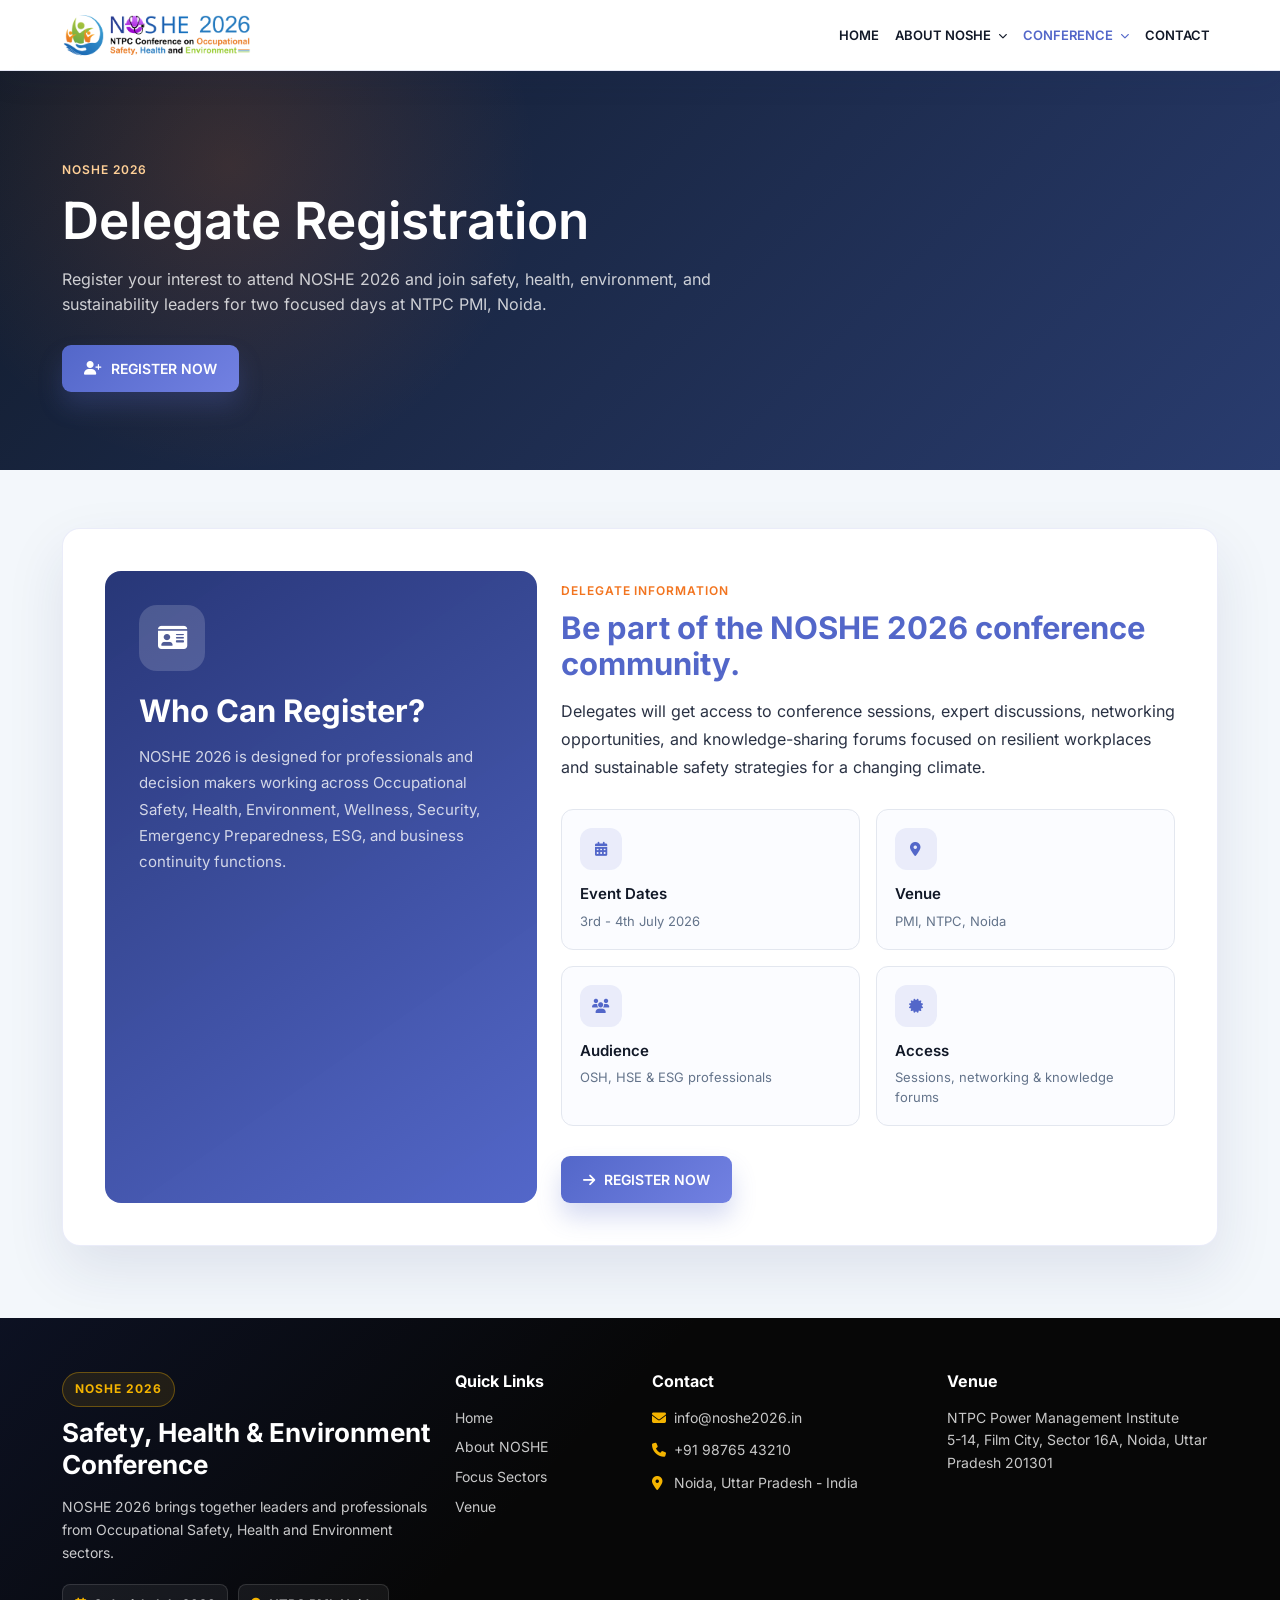
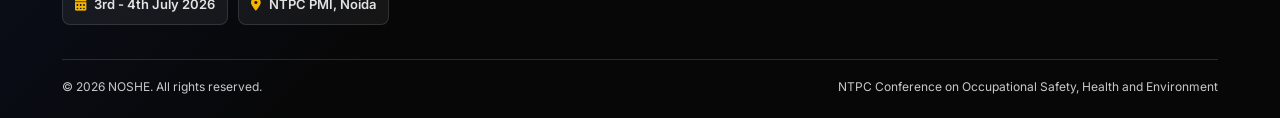
<file: delegate-registration.html>
﻿<!doctype html>
<html lang="en">
  <head>
    <meta charset="utf-8">
    <meta name="viewport" content="width=device-width, initial-scale=1">
    <meta name="description" content="Delegate registration for NOSHE 2026.">
    <title>Delegate Registration | NOSHE 2026</title>
    <link rel="icon" type="image/png" href="assets/images/fav-1-preview.png">

    <link href="assets/vendor/bootstrap/bootstrap.min.css" rel="stylesheet">
    <link href="assets/vendor/fontawesome/css/all.min.css" rel="stylesheet">
    <link href="assets/vendor/fonts/inter.css" rel="stylesheet">
    <link href="assets/css/style.css" rel="stylesheet">
  </head>
  <body class="delegate-page">
    <!-- Header -->
    <header class="site-header fixed-top">
      <nav id="mainNavbar" class="navbar navbar-expand-lg">
        <div class="container page-container">
          <a class="navbar-brand" href="index.html#home" aria-label="NOSHE 2026 home">
            <img src="assets/images/Noshe 2026 logo-1.png" alt="NOSHE 2026 conference logo">
          </a>

          <button class="navbar-toggler" type="button" data-bs-toggle="collapse" data-bs-target="#navbarMenu" aria-controls="navbarMenu" aria-expanded="false" aria-label="Toggle navigation">
            <span class="navbar-toggler-icon"></span>
          </button>

          <div id="navbarMenu" class="collapse navbar-collapse">
            <ul class="navbar-nav ms-auto align-items-lg-center">
              <li class="nav-item"><a class="nav-link" href="index.html#home">Home</a></li>
              <li class="nav-item dropdown">
                <a class="nav-link dropdown-toggle" href="#" role="button" data-bs-toggle="dropdown" aria-expanded="false">About NOSHE <i class="fa-solid fa-chevron-down dropdown-arrow"></i></a>
                <ul class="dropdown-menu">
                  <li><a class="dropdown-item" href="about-noshe-2026.html">About NOSHE 2026</a></li>
                  <li><a class="dropdown-item" href="foreword.html">Foreword</a></li>
                  <li><a class="dropdown-item" href="organisers.html">Organisers</a></li>
                  <li><a class="dropdown-item" href="show-brochure.html">Show Brochure</a></li>
                </ul>
              </li>
              <li class="nav-item dropdown">
                <a class="nav-link dropdown-toggle active" href="#" role="button" data-bs-toggle="dropdown" aria-expanded="false">Conference <i class="fa-solid fa-chevron-down dropdown-arrow"></i></a>
                <ul class="dropdown-menu">
                  <!-- <li><a class="dropdown-item" href="conference-agenda.html">Conference Agenda</a></li> -->
                  <li><a class="dropdown-item active" href="delegate-registration.html">Delegate Registration</a></li>
                  <li><a class="dropdown-item" href="committee-members.html">Committee Members</a></li>
                  <li><a class="dropdown-item" href="venue.html">Venue</a></li>
                </ul>
              </li>
              <li class="nav-item"><a class="nav-link" href="contact.html">Contact</a></li>
              <!-- <li class="nav-item ms-lg-3"><a class="header-register-btn" href="register-now.html">Register Now</a></li> -->
            </ul>
          </div>
        </div>
      </nav>
    </header>

    <main>
      <section class="delegate-hero">
        <div class="container page-container">
          <span>NOSHE 2026</span>
          <h1>Delegate Registration</h1>
          <p>Register your interest to attend NOSHE 2026 and join safety, health, environment, and sustainability leaders for two focused days at NTPC PMI, Noida.</p>
          <a class="btn delegate-register-btn" href="register-now.html">
            <i class="fa-solid fa-user-plus"></i> Register Now
          </a>
        </div>
      </section>

      <section class="delegate-section">
        <div class="container page-container">
          <div class="delegate-card">
            <div class="row g-4 align-items-stretch">
              <div class="col-lg-5">
                <div class="delegate-info-panel">
                  <div class="delegate-icon"><i class="fa-solid fa-id-card"></i></div>
                  <h2>Who Can Register?</h2>
                  <p>NOSHE 2026 is designed for professionals and decision makers working across Occupational Safety, Health, Environment, Wellness, Security, Emergency Preparedness, ESG, and business continuity functions.</p>
                </div>
              </div>
              <div class="col-lg-7">
                <div class="delegate-content">
                  <span>Delegate Information</span>
                  <h2>Be part of the NOSHE 2026 conference community.</h2>
                  <p>Delegates will get access to conference sessions, expert discussions, networking opportunities, and knowledge-sharing forums focused on resilient workplaces and sustainable safety strategies for a changing climate.</p>
                  <div class="delegate-feature-grid">
                    <div><i class="fa-solid fa-calendar-days"></i><strong>Event Dates</strong><small>3rd - 4th July 2026</small></div>
                    <div><i class="fa-solid fa-location-dot"></i><strong>Venue</strong><small>PMI, NTPC, Noida</small></div>
                    <div><i class="fa-solid fa-users"></i><strong>Audience</strong><small>OSH, HSE & ESG professionals</small></div>
                    <div><i class="fa-solid fa-certificate"></i><strong>Access</strong><small>Sessions, networking & knowledge forums</small></div>
                  </div>
                  <a class="btn delegate-primary-btn" href="register-now.html">
                    <i class="fa-solid fa-arrow-right"></i> Register Now
                  </a>
                </div>
              </div>
            </div>
          </div>
        </div>
      </section>

      <!-- Footer -->
      <footer class="site-footer">
        <div class="container page-container">
          <div class="row g-4">
            <div class="col-lg-4">
              <div class="footer-brand">
                <span class="footer-kicker">NOSHE 2026</span>
                <h2>Safety, Health & Environment Conference</h2>
              </div>
              <p>NOSHE 2026 brings together leaders and professionals from Occupational Safety, Health and Environment sectors.</p>
              <div class="footer-highlights" aria-label="Event highlights">
                <span><i class="fa-solid fa-calendar-days"></i> 3rd - 4th July 2026</span>
                <span><i class="fa-solid fa-location-dot"></i> NTPC PMI, Noida</span>
              </div>
            </div>
            <div class="col-sm-6 col-lg-2">
              <h3>Quick Links</h3>
              <ul>
                <li><a href="index.html#home">Home</a></li>
                <li><a href="about-noshe-2026.html">About NOSHE</a></li>
                <li><a href="index.html#focus-sectors">Focus Sectors</a></li>
                <li><a href="venue.html">Venue</a></li>
              </ul>
            </div>
            <div class="col-sm-6 col-lg-3">
              <h3>Contact</h3>
              <p><a href="mailto:info@noshe2026.in"><i class="fa-solid fa-envelope"></i> info@noshe2026.in</a></p>
              <p><a href="tel:+919876543210"><i class="fa-solid fa-phone"></i> +91 98765 43210</a></p>
              <p><a href="https://www.google.com/maps/search/?api=1&query=Noida%2C%20Uttar%20Pradesh%2C%20India" target="_blank" rel="noopener"><i class="fa-solid fa-location-dot"></i> Noida, Uttar Pradesh - India</a></p>
            </div>
            <div class="col-lg-3">
              <h3>Venue</h3>
              <p>NTPC Power Management Institute<br>5-14, Film City, Sector 16A, Noida, Uttar Pradesh 201301</p>
            </div>
          </div>
          <div class="footer-bottom">
            <span>&copy; 2026 NOSHE. All rights reserved.</span>
            <span>NTPC Conference on Occupational Safety, Health and Environment</span>
          </div>
        </div>
      </footer>
    </main>

    <script src="assets/vendor/jquery/jquery-3.7.1.min.js"></script>
    <script src="assets/vendor/bootstrap/bootstrap.bundle.min.js"></script>
    <script src="assets/js/main.js"></script>
  </body>
</html>
</file>
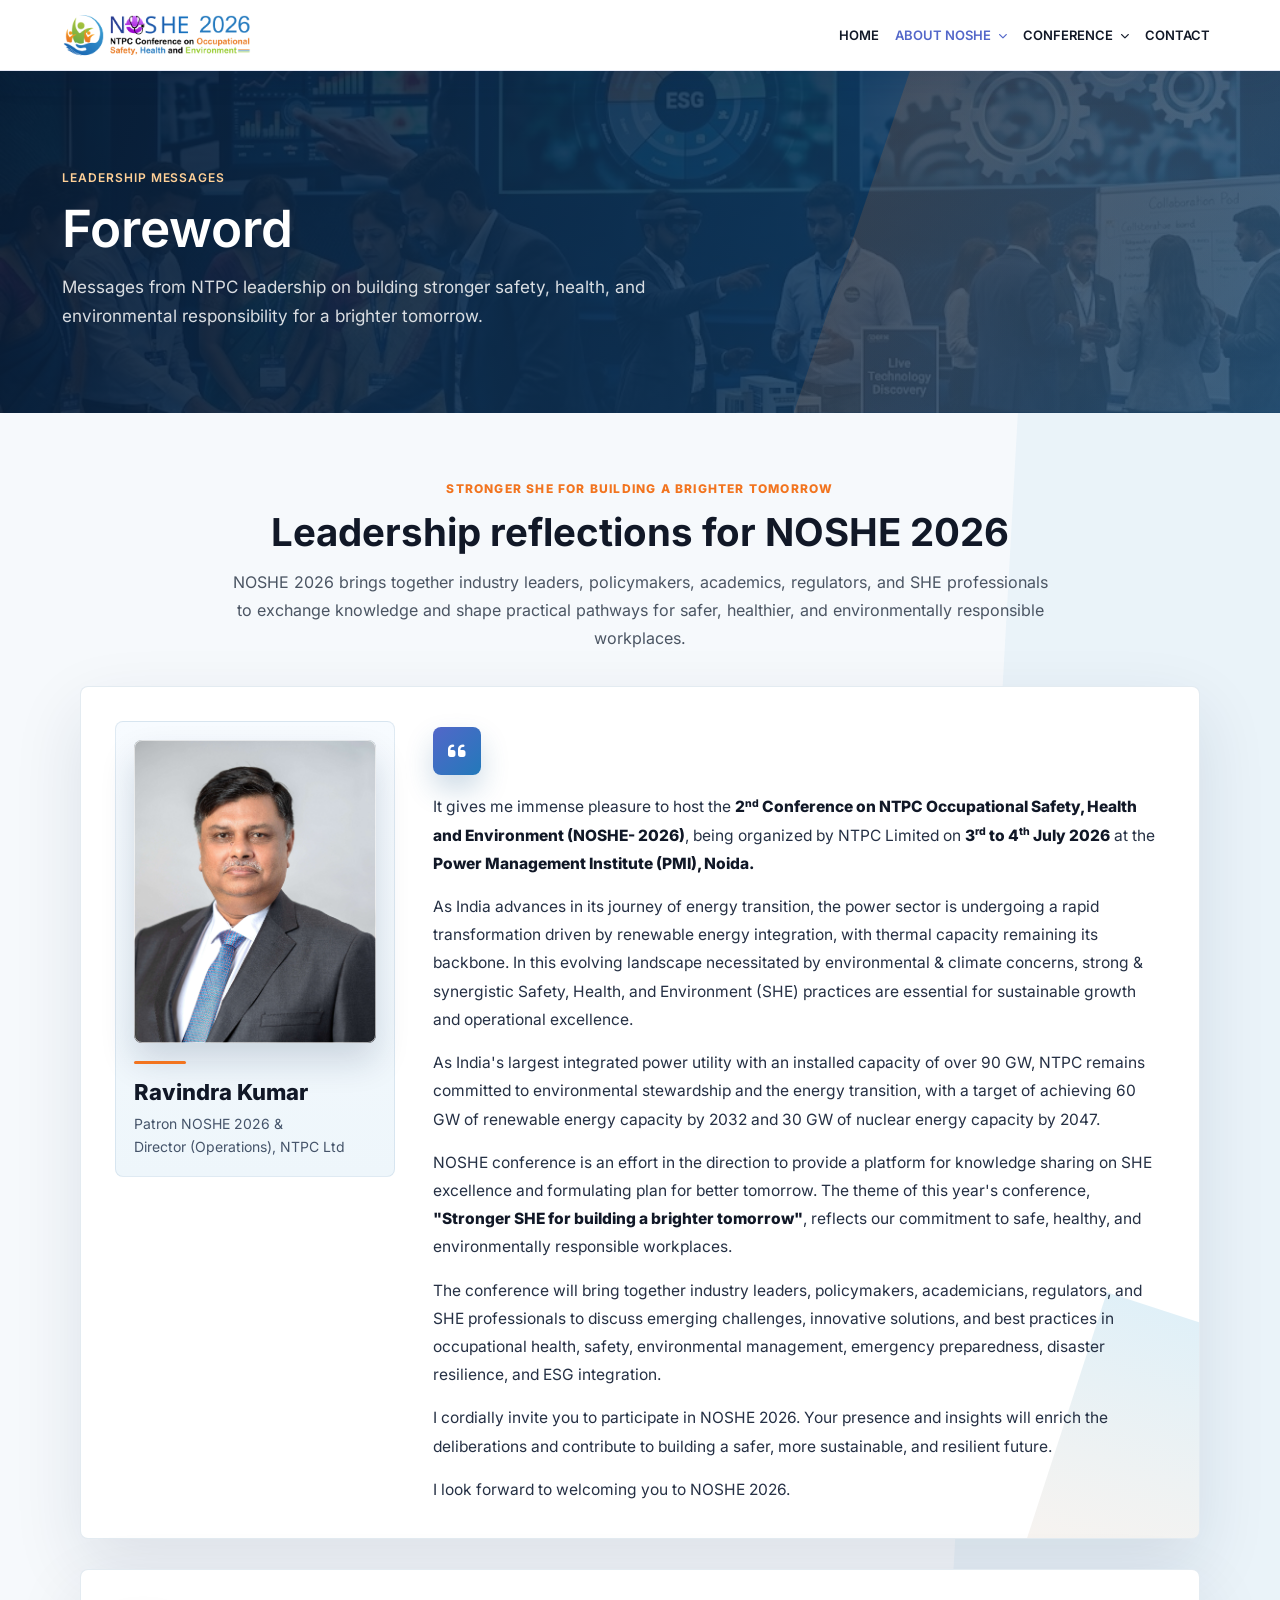
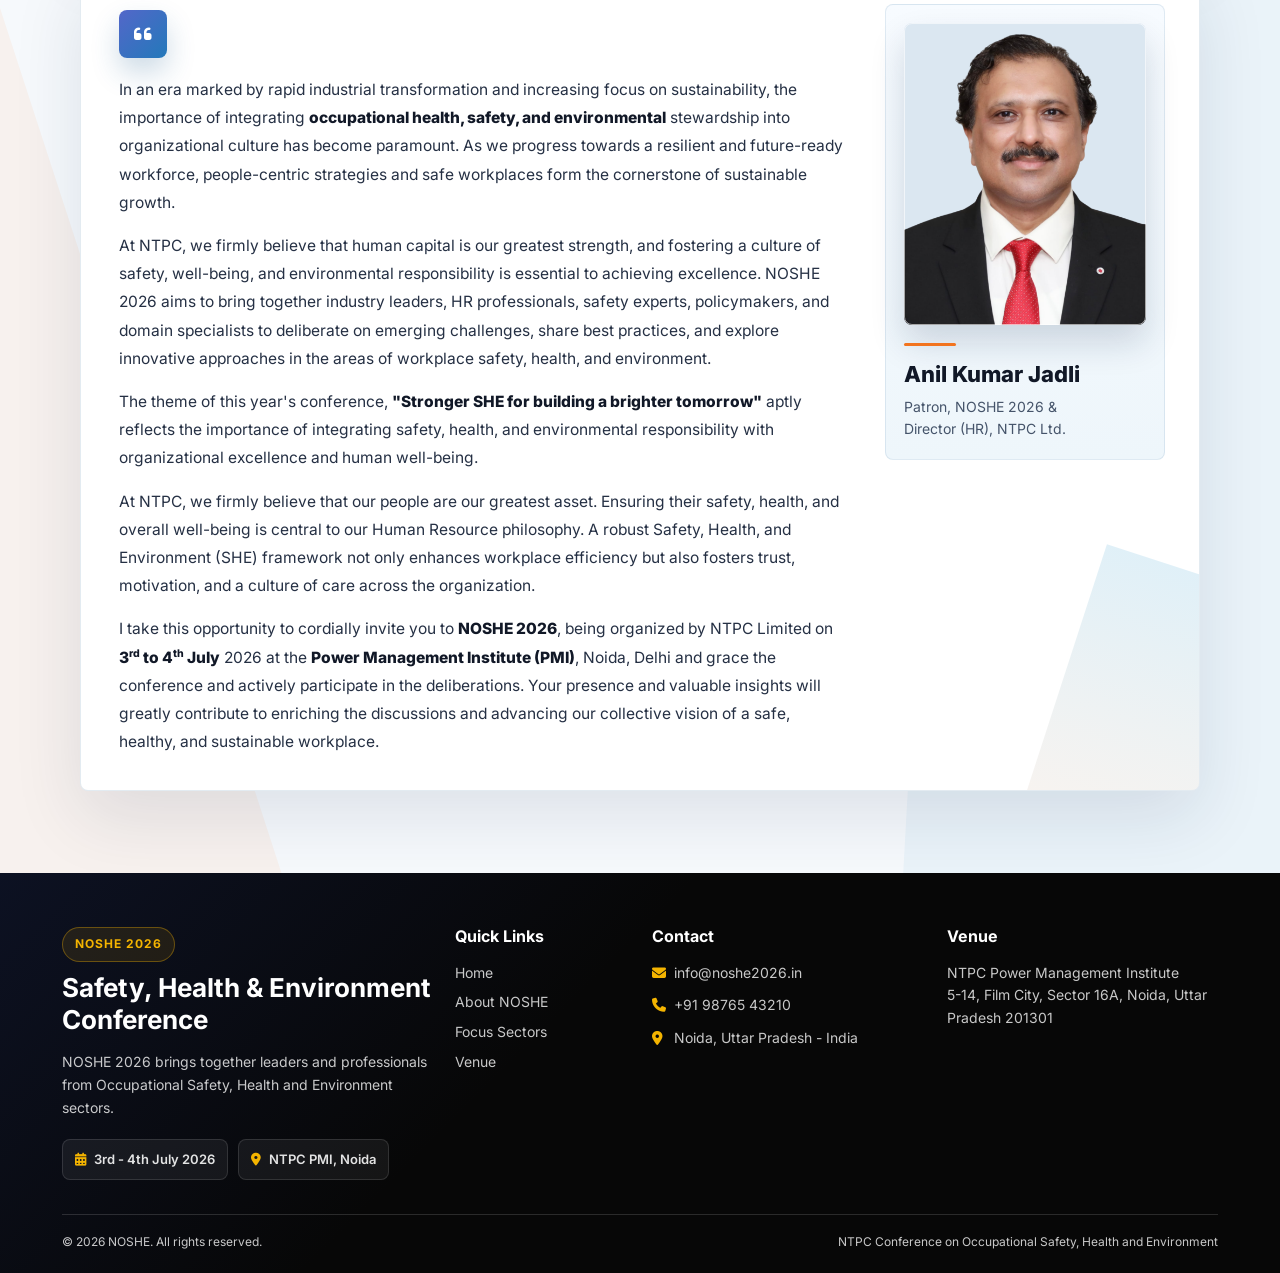
<file: foreword.html>
﻿<!doctype html>
<html lang="en">
  <head>
    <meta charset="utf-8">
    <meta name="viewport" content="width=device-width, initial-scale=1">
    <meta name="description" content="Foreword for NOSHE 2026.">
    <title>Foreword | NOSHE 2026</title>
    <link rel="icon" type="image/png" href="assets/images/fav-1-preview.png">

    <link href="assets/vendor/bootstrap/bootstrap.min.css" rel="stylesheet">
    <link href="assets/vendor/fontawesome/css/all.min.css" rel="stylesheet">
    <link href="assets/vendor/fonts/inter.css" rel="stylesheet">
    <link href="assets/css/style.css" rel="stylesheet">
  </head>
  <body class="foreword-page">
    <!-- Header -->
    <header class="site-header fixed-top">
      <nav id="mainNavbar" class="navbar navbar-expand-lg">
        <div class="container page-container">
          <a class="navbar-brand" href="index.html#home" aria-label="NOSHE 2026 home">
            <img src="assets/images/Noshe 2026 logo-1.png" alt="NOSHE 2026 conference logo">
          </a>

          <button class="navbar-toggler" type="button" data-bs-toggle="collapse" data-bs-target="#navbarMenu" aria-controls="navbarMenu" aria-expanded="false" aria-label="Toggle navigation">
            <span class="navbar-toggler-icon"></span>
          </button>

          <div id="navbarMenu" class="collapse navbar-collapse">
            <ul class="navbar-nav ms-auto align-items-lg-center">
              <li class="nav-item"><a class="nav-link" href="index.html#home">Home</a></li>
              <li class="nav-item dropdown">
                <a class="nav-link dropdown-toggle active" href="#" role="button" data-bs-toggle="dropdown" aria-expanded="false">About NOSHE <i class="fa-solid fa-chevron-down dropdown-arrow"></i></a>
                <ul class="dropdown-menu">
                  <li><a class="dropdown-item" href="about-noshe-2026.html">About NOSHE 2026</a></li>
                  <li><a class="dropdown-item active" href="foreword.html">Foreword</a></li>
                  <li><a class="dropdown-item" href="organisers.html">Organisers</a></li>
                  <li><a class="dropdown-item" href="show-brochure.html">Show Brochure</a></li>
                </ul>
              </li>
              <li class="nav-item dropdown">
                <a class="nav-link dropdown-toggle" href="#" role="button" data-bs-toggle="dropdown" aria-expanded="false">Conference <i class="fa-solid fa-chevron-down dropdown-arrow"></i></a>
                <ul class="dropdown-menu">
                  <!-- <li><a class="dropdown-item" href="conference-agenda.html">Conference Agenda</a></li> -->
                  <li><a class="dropdown-item" href="delegate-registration.html">Delegate Registration</a></li>
                  <li><a class="dropdown-item" href="committee-members.html">Committee Members</a></li>
                  <li><a class="dropdown-item" href="venue.html">Venue</a></li>
                </ul>
              </li>
              <li class="nav-item"><a class="nav-link" href="contact.html">Contact</a></li>
              <!-- <li class="nav-item ms-lg-3"><a class="header-register-btn" href="register-now.html">Register Now</a></li> -->
            </ul>
          </div>
        </div>
      </nav>
    </header>

    <main>
      <section class="foreword-hero">
        <div class="container page-container">
          <span>Leadership Messages</span>
          <h1>Foreword</h1>
          <p>Messages from NTPC leadership on building stronger safety, health, and environmental responsibility for a brighter tomorrow.</p>
        </div>
      </section>

      <section class="foreword-section">
        <div class="container page-container">
          <div class="foreword-intro">
            <span>Stronger SHE for building a brighter tomorrow</span>
            <h2>Leadership reflections for NOSHE 2026</h2>
            <p>NOSHE 2026 brings together industry leaders, policymakers, academics, regulators, and SHE professionals to exchange knowledge and shape practical pathways for safer, healthier, and environmentally responsible workplaces.</p>
          </div>

          <div class="foreword-message-list">
            <article class="foreword-message-card">
              <aside class="foreword-profile">
                <div class="foreword-photo-wrap">
                  <img src="assets/images/Ravindra.jpg" alt="Ravindra Kumar">
                </div>
                <div class="foreword-profile-meta">
                  <h3>Ravindra Kumar</h3>
                  <p>Patron NOSHE 2026 &amp;<br>Director (Operations), NTPC Ltd</p>
                </div>
              </aside>

              <div class="foreword-message-body">
                <div class="foreword-quote-mark"><i class="fa-solid fa-quote-left"></i></div>
                <p>It gives me immense pleasure to host the <strong>2<sup>nd</sup> Conference on NTPC Occupational Safety, Health and Environment (NOSHE- 2026)</strong>, being organized by NTPC Limited on <strong>3<sup>rd</sup> to 4<sup>th</sup> July 2026</strong> at the <strong>Power Management Institute (PMI), Noida.</strong></p>
                <p>As India advances in its journey of energy transition, the power sector is undergoing a rapid transformation driven by renewable energy integration, with thermal capacity remaining its backbone. In this evolving landscape necessitated by environmental &amp; climate concerns, strong &amp; synergistic Safety, Health, and Environment (SHE) practices are essential for sustainable growth and operational excellence.</p>
                <p>As India's largest integrated power utility with an installed capacity of over 90 GW, NTPC remains committed to environmental stewardship and the energy transition, with a target of achieving 60 GW of renewable energy capacity by 2032 and 30 GW of nuclear energy capacity by 2047.</p>
                <p>NOSHE conference is an effort in the direction to provide a platform for knowledge sharing on SHE excellence and formulating plan for better tomorrow. The theme of this year's conference, <strong>"Stronger SHE for building a brighter tomorrow"</strong>, reflects our commitment to safe, healthy, and environmentally responsible workplaces.</p>
                <p>The conference will bring together industry leaders, policymakers, academicians, regulators, and SHE professionals to discuss emerging challenges, innovative solutions, and best practices in occupational health, safety, environmental management, emergency preparedness, disaster resilience, and ESG integration.</p>
                <p>I cordially invite you to participate in NOSHE 2026. Your presence and insights will enrich the deliberations and contribute to building a safer, more sustainable, and resilient future.</p>
                <p>I look forward to welcoming you to NOSHE 2026.</p>
              </div>
            </article>

            <article class="foreword-message-card foreword-message-card-alt">
              <aside class="foreword-profile">
                <div class="foreword-photo-wrap">
                  <img src="assets/images/Anil-Kumar.png" alt="Anil Kumar Jadli">
                </div>
                <div class="foreword-profile-meta">
                  <h3>Anil Kumar Jadli</h3>
                  <p>Patron, NOSHE 2026 &amp;<br>Director (HR), NTPC Ltd.</p>
                </div>
              </aside>

              <div class="foreword-message-body">
                <div class="foreword-quote-mark"><i class="fa-solid fa-quote-left"></i></div>
                <p>In an era marked by rapid industrial transformation and increasing focus on sustainability, the importance of integrating <strong>occupational health, safety, and environmental</strong> stewardship into organizational culture has become paramount. As we progress towards a resilient and future-ready workforce, people-centric strategies and safe workplaces form the cornerstone of sustainable growth.</p>
                <p>At NTPC, we firmly believe that human capital is our greatest strength, and fostering a culture of safety, well-being, and environmental responsibility is essential to achieving excellence. NOSHE 2026 aims to bring together industry leaders, HR professionals, safety experts, policymakers, and domain specialists to deliberate on emerging challenges, share best practices, and explore innovative approaches in the areas of workplace safety, health, and environment.</p>
                <p>The theme of this year's conference, <strong>"Stronger SHE for building a brighter tomorrow"</strong> aptly reflects the importance of integrating safety, health, and environmental responsibility with organizational excellence and human well-being.</p>
                <p>At NTPC, we firmly believe that our people are our greatest asset. Ensuring their safety, health, and overall well-being is central to our Human Resource philosophy. A robust Safety, Health, and Environment (SHE) framework not only enhances workplace efficiency but also fosters trust, motivation, and a culture of care across the organization.</p>
                <p>I take this opportunity to cordially invite you to <strong>NOSHE 2026</strong>, being organized by NTPC Limited on <strong>3<sup>rd</sup> to 4<sup>th</sup> July</strong> 2026 at the <strong>Power Management Institute (PMI)</strong>, Noida, Delhi and grace the conference and actively participate in the deliberations. Your presence and valuable insights will greatly contribute to enriching the discussions and advancing our collective vision of a safe, healthy, and sustainable workplace.</p>
              </div>
            </article>
          </div>
        </div>
      </section>
      <!-- Footer -->
      <footer class="site-footer">
        <div class="container page-container">
          <div class="row g-4">
            <div class="col-lg-4">
              <div class="footer-brand">
                <span class="footer-kicker">NOSHE 2026</span>
                <h2>Safety, Health & Environment Conference</h2>
              </div>
              <p>NOSHE 2026 brings together leaders and professionals from Occupational Safety, Health and Environment sectors.</p>
              <div class="footer-highlights" aria-label="Event highlights">
                <span><i class="fa-solid fa-calendar-days"></i> 3rd - 4th July 2026</span>
                <span><i class="fa-solid fa-location-dot"></i> NTPC PMI, Noida</span>
              </div>
            </div>
            <div class="col-sm-6 col-lg-2">
              <h3>Quick Links</h3>
              <ul>
                <li><a href="index.html#home">Home</a></li>
                <li><a href="about-noshe-2026.html">About NOSHE</a></li>
                <li><a href="index.html#focus-sectors">Focus Sectors</a></li>
                <li><a href="venue.html">Venue</a></li>
              </ul>
            </div>
            <div class="col-sm-6 col-lg-3">
              <h3>Contact</h3>
              <p><a href="mailto:info@noshe2026.in"><i class="fa-solid fa-envelope"></i> info@noshe2026.in</a></p>
              <p><a href="tel:+919876543210"><i class="fa-solid fa-phone"></i> +91 98765 43210</a></p>
              <p><a href="https://www.google.com/maps/search/?api=1&query=Noida%2C%20Uttar%20Pradesh%2C%20India" target="_blank" rel="noopener"><i class="fa-solid fa-location-dot"></i> Noida, Uttar Pradesh - India</a></p>
            </div>
            <div class="col-lg-3">
              <h3>Venue</h3>
              <p>NTPC Power Management Institute<br>5-14, Film City, Sector 16A, Noida, Uttar Pradesh 201301</p>
            </div>
          </div>
          <div class="footer-bottom">
            <span>&copy; 2026 NOSHE. All rights reserved.</span>
            <span>NTPC Conference on Occupational Safety, Health and Environment</span>
          </div>
        </div>
      </footer>
    </main>

    <script src="assets/vendor/jquery/jquery-3.7.1.min.js"></script>
    <script src="assets/vendor/bootstrap/bootstrap.bundle.min.js"></script>
    <script src="assets/js/main.js"></script>
  </body>
</html>
</file>
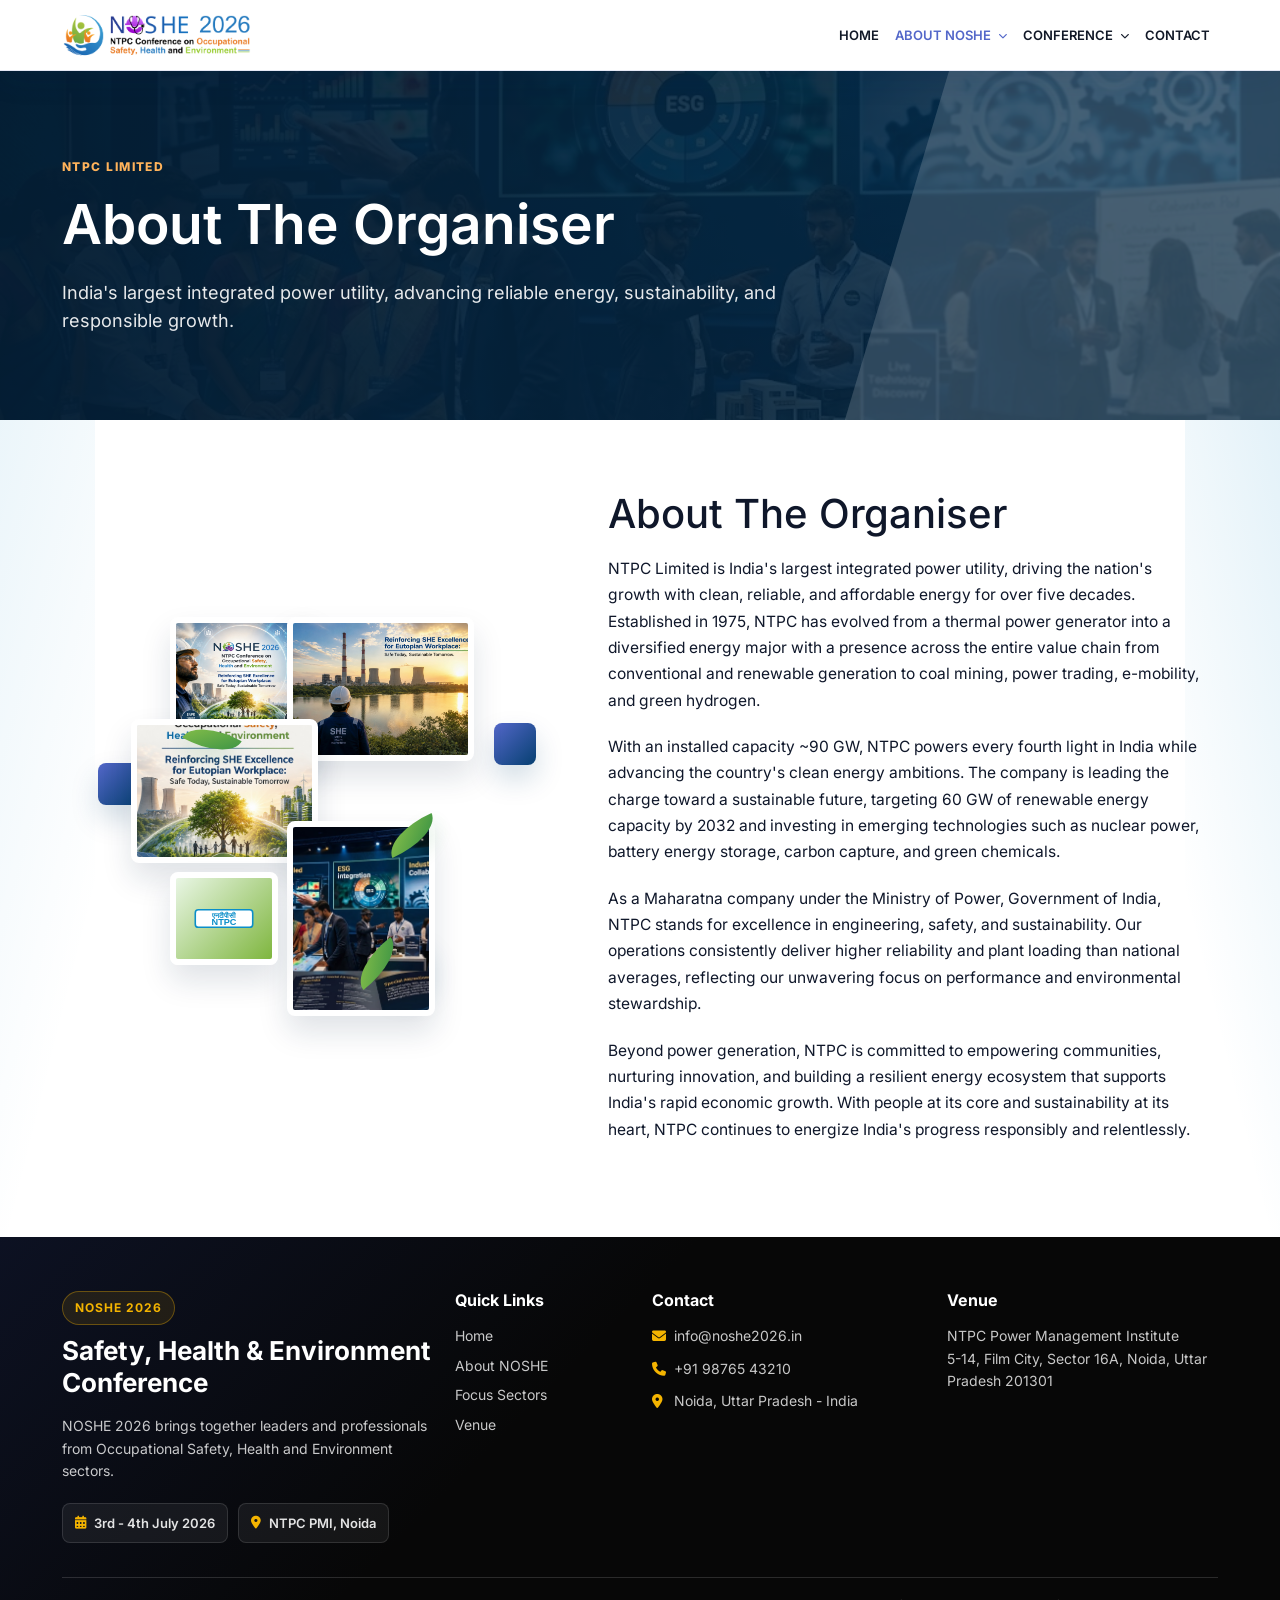
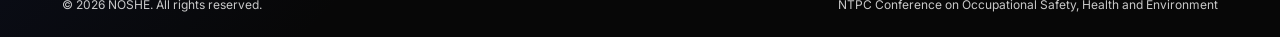
<file: organisers.html>
﻿<!doctype html>
<html lang="en">
  <head>
    <meta charset="utf-8">
    <meta name="viewport" content="width=device-width, initial-scale=1">
    <meta name="description" content="NOSHE 2026 organisers and scientific partner.">
    <title>Organisers | NOSHE 2026</title>
    <link rel="icon" type="image/png" href="assets/images/fav-1-preview.png">

    <link href="assets/vendor/bootstrap/bootstrap.min.css" rel="stylesheet">
    <link href="assets/vendor/fontawesome/css/all.min.css" rel="stylesheet">
    <link href="assets/vendor/fonts/inter.css" rel="stylesheet">
    <link href="assets/css/style.css" rel="stylesheet">
  </head>
  <body class="organisers-page">
    <!-- Header -->
    <header class="site-header fixed-top">
      <nav id="mainNavbar" class="navbar navbar-expand-lg">
        <div class="container page-container">
          <a class="navbar-brand" href="index.html#home" aria-label="NOSHE 2026 home">
            <img src="assets/images/Noshe 2026 logo-1.png" alt="NOSHE 2026 conference logo">
          </a>

          <button class="navbar-toggler" type="button" data-bs-toggle="collapse" data-bs-target="#navbarMenu" aria-controls="navbarMenu" aria-expanded="false" aria-label="Toggle navigation">
            <span class="navbar-toggler-icon"></span>
          </button>

          <div id="navbarMenu" class="collapse navbar-collapse">
            <ul class="navbar-nav ms-auto align-items-lg-center">
              <li class="nav-item"><a class="nav-link" href="index.html#home">Home</a></li>
              <li class="nav-item dropdown">
                <a class="nav-link dropdown-toggle active" href="#" role="button" data-bs-toggle="dropdown" aria-expanded="false">About NOSHE <i class="fa-solid fa-chevron-down dropdown-arrow"></i></a>
                <ul class="dropdown-menu">
                  <li><a class="dropdown-item" href="about-noshe-2026.html">About NOSHE 2026</a></li>
                  <li><a class="dropdown-item" href="foreword.html">Foreword</a></li>
                  <li><a class="dropdown-item active" href="organisers.html">Organisers</a></li>
                  <li><a class="dropdown-item" href="show-brochure.html">Show Brochure</a></li>
                </ul>
              </li>
              <li class="nav-item dropdown">
                <a class="nav-link dropdown-toggle" href="#" role="button" data-bs-toggle="dropdown" aria-expanded="false">Conference <i class="fa-solid fa-chevron-down dropdown-arrow"></i></a>
                <ul class="dropdown-menu">
                  <!-- <li><a class="dropdown-item" href="conference-agenda.html">Conference Agenda</a></li> -->
                  <li><a class="dropdown-item" href="delegate-registration.html">Delegate Registration</a></li>
                  <li><a class="dropdown-item" href="committee-members.html">Committee Members</a></li>
                  <li><a class="dropdown-item" href="venue.html">Venue</a></li>
                </ul>
              </li>
              <li class="nav-item"><a class="nav-link" href="contact.html">Contact</a></li>
              <!-- <li class="nav-item ms-lg-3"><a class="header-register-btn" href="register-now.html">Register Now</a></li> -->
            </ul>
          </div>
        </div>
      </nav>
    </header>

    <main>
      <section class="organisers-hero">
        <div class="agenda-shape shape-one"></div>
        <div class="agenda-shape shape-two"></div>
        <div class="agenda-shape shape-three"></div>
        <div class="container page-container">
        
          <span class="organisers-hero-kicker">NTPC Limited</span>
          <h1>About The Organiser</h1>
          <p>India's largest integrated power utility, advancing reliable energy, sustainability, and responsible growth.</p>
        </div>
      </section>

      <section class="organiser-about-section">
        <div class="container page-container">
          <article class="organiser-story-card">
            <div class="organiser-energy-collage" aria-label="NTPC energy and sustainability visuals">
              <div class="collage-tile collage-tile-large">
                <img src="assets/images/slide-1.jpeg" alt="Industrial safety and energy operations">
              </div>
              <div class="collage-tile collage-tile-wide">
                <img src="assets/images/slide-2.jpeg" alt="Clean energy and technology">
              </div>
              <div class="collage-tile collage-tile-small">
                <img src="assets/images/about-1.jpeg" alt="Sustainable industrial infrastructure">
              </div>
              <div class="collage-tile collage-tile-tall">
                <img src="assets/images/main-11.jpeg" alt="NOSHE conference and collaboration">
              </div>
              <div class="collage-logo-tile">
                <img src="assets/images/ntpc-logo.svg" alt="NTPC logo">
              </div>
              <span class="energy-leaf leaf-one"></span>
              <span class="energy-leaf leaf-two"></span>
              <span class="energy-leaf leaf-three"></span>
              <span class="energy-square square-one"></span>
              <span class="energy-square square-two"></span>
              <span class="energy-square square-three"></span>
            </div>

            <div class="organiser-story-content">
              <div class="organiser-copy">
                <h3 style="    font-size: 40px;
    margin-bottom: 18px;">About The Organiser</h3>
                <p>NTPC Limited is India's largest integrated power utility, driving the nation's growth with clean, reliable, and affordable energy for over five decades. Established in 1975, NTPC has evolved from a thermal power generator into a diversified energy major with a presence across the entire value chain from conventional and renewable generation to coal mining, power trading, e-mobility, and green hydrogen.</p>
                <p>With an installed capacity ~90 GW, NTPC powers every fourth light in India while advancing the country's clean energy ambitions. The company is leading the charge toward a sustainable future, targeting 60 GW of renewable energy capacity by 2032 and investing in emerging technologies such as nuclear power, battery energy storage, carbon capture, and green chemicals.</p>
                <p>As a Maharatna company under the Ministry of Power, Government of India, NTPC stands for excellence in engineering, safety, and sustainability. Our operations consistently deliver higher reliability and plant loading than national averages, reflecting our unwavering focus on performance and environmental stewardship.</p>
                <p>Beyond power generation, NTPC is committed to empowering communities, nurturing innovation, and building a resilient energy ecosystem that supports India's rapid economic growth. With people at its core and sustainability at its heart, NTPC continues to energize India's progress responsibly and relentlessly.</p>
              </div>
            </div>
          </article>
        </div>
      </section>

  

      <!-- Footer -->
      <footer class="site-footer">
        <div class="container page-container">
          <div class="row g-4">
            <div class="col-lg-4">
              <div class="footer-brand">
                <span class="footer-kicker">NOSHE 2026</span>
                <h2>Safety, Health & Environment Conference</h2>
              </div>
              <p>NOSHE 2026 brings together leaders and professionals from Occupational Safety, Health and Environment sectors.</p>
              <div class="footer-highlights" aria-label="Event highlights">
                <span><i class="fa-solid fa-calendar-days"></i> 3rd - 4th July 2026</span>
                <span><i class="fa-solid fa-location-dot"></i> NTPC PMI, Noida</span>
              </div>
            </div>
            <div class="col-sm-6 col-lg-2">
              <h3>Quick Links</h3>
              <ul>
                <li><a href="index.html#home">Home</a></li>
                <li><a href="about-noshe-2026.html">About NOSHE</a></li>
                <li><a href="index.html#focus-sectors">Focus Sectors</a></li>
                <li><a href="venue.html">Venue</a></li>
              </ul>
            </div>
            <div class="col-sm-6 col-lg-3">
              <h3>Contact</h3>
              <p><a href="mailto:info@noshe2026.in"><i class="fa-solid fa-envelope"></i> info@noshe2026.in</a></p>
              <p><a href="tel:+919876543210"><i class="fa-solid fa-phone"></i> +91 98765 43210</a></p>
              <p><a href="https://www.google.com/maps/search/?api=1&query=Noida%2C%20Uttar%20Pradesh%2C%20India" target="_blank" rel="noopener"><i class="fa-solid fa-location-dot"></i> Noida, Uttar Pradesh - India</a></p>
            </div>
            <div class="col-lg-3">
              <h3>Venue</h3>
              <p>NTPC Power Management Institute<br>5-14, Film City, Sector 16A, Noida, Uttar Pradesh 201301</p>
            </div>
          </div>
          <div class="footer-bottom">
            <span>&copy; 2026 NOSHE. All rights reserved.</span>
            <span>NTPC Conference on Occupational Safety, Health and Environment</span>
          </div>
        </div>
      </footer>
    </main>

    <script src="assets/vendor/jquery/jquery-3.7.1.min.js"></script>
    <script src="assets/vendor/bootstrap/bootstrap.bundle.min.js"></script>
    <script src="assets/js/main.js"></script>
  </body>
</html>
</file>
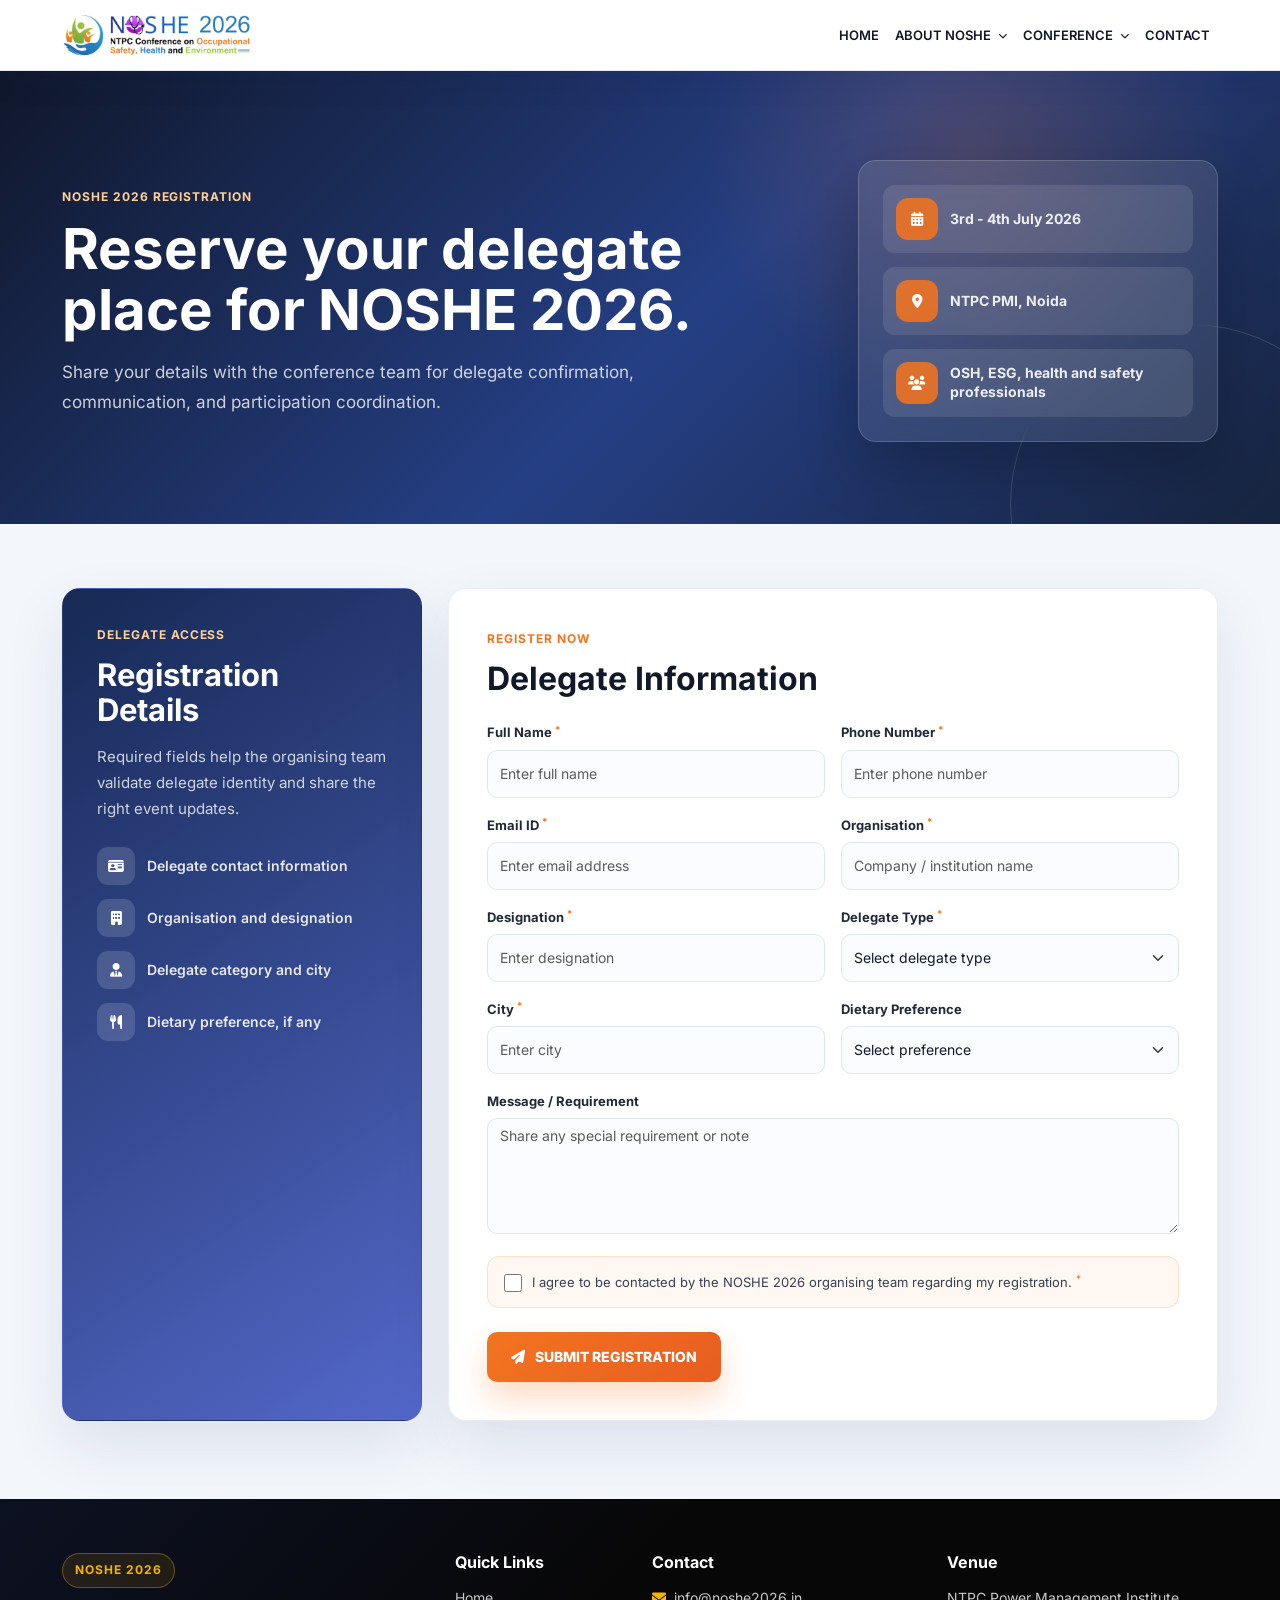
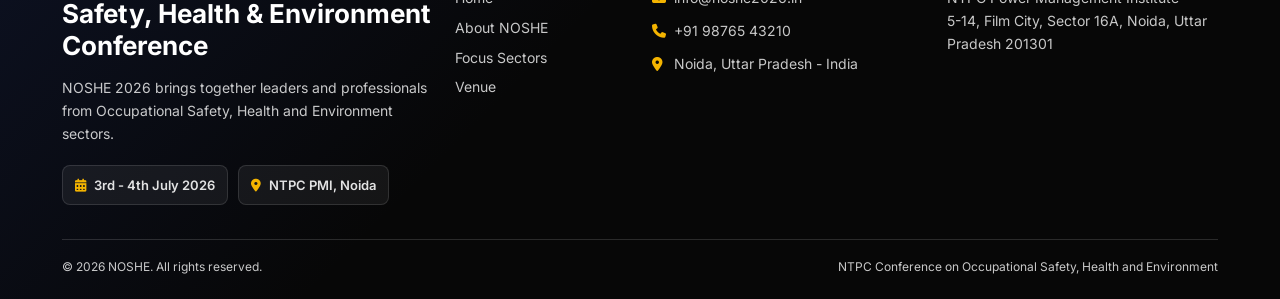
<file: register-now.html>
﻿<!doctype html>
<html lang="en">
  <head>
    <meta charset="utf-8">
    <meta name="viewport" content="width=device-width, initial-scale=1">
    <meta name="description" content="Register for NOSHE 2026.">
    <title>Register Now | NOSHE 2026</title>
    <link rel="icon" type="image/png" href="assets/images/fav-1-preview.png">

    <link href="assets/vendor/bootstrap/bootstrap.min.css" rel="stylesheet">
    <link href="assets/vendor/fontawesome/css/all.min.css" rel="stylesheet">
    <link href="assets/vendor/fonts/inter.css" rel="stylesheet">
    <link href="assets/css/style.css" rel="stylesheet">
  </head>
  <body class="register-page">
    <!-- Header -->
    <header class="site-header fixed-top">
      <nav id="mainNavbar" class="navbar navbar-expand-lg">
        <div class="container page-container">
          <a class="navbar-brand" href="index.html#home" aria-label="NOSHE 2026 home">
            <img src="assets/images/Noshe 2026 logo-1.png" alt="NOSHE 2026 conference logo">
          </a>

          <button class="navbar-toggler" type="button" data-bs-toggle="collapse" data-bs-target="#navbarMenu" aria-controls="navbarMenu" aria-expanded="false" aria-label="Toggle navigation">
            <span class="navbar-toggler-icon"></span>
          </button>

          <div id="navbarMenu" class="collapse navbar-collapse">
            <ul class="navbar-nav ms-auto align-items-lg-center">
              <li class="nav-item"><a class="nav-link" href="index.html#home">Home</a></li>
              <li class="nav-item dropdown">
                <a class="nav-link dropdown-toggle" href="#" role="button" data-bs-toggle="dropdown" aria-expanded="false">About NOSHE <i class="fa-solid fa-chevron-down dropdown-arrow"></i></a>
                <ul class="dropdown-menu">
                  <li><a class="dropdown-item" href="about-noshe-2026.html">About NOSHE 2026</a></li>
                  <li><a class="dropdown-item" href="foreword.html">Foreword</a></li>
                  <li><a class="dropdown-item" href="organisers.html">Organisers</a></li>
                  <li><a class="dropdown-item" href="show-brochure.html">Show Brochure</a></li>
                </ul>
              </li>
              <li class="nav-item dropdown">
                <a class="nav-link dropdown-toggle" href="#" role="button" data-bs-toggle="dropdown" aria-expanded="false">Conference <i class="fa-solid fa-chevron-down dropdown-arrow"></i></a>
                <ul class="dropdown-menu">
                  <!-- <li><a class="dropdown-item" href="conference-agenda.html">Conference Agenda</a></li> -->
                  <li><a class="dropdown-item" href="delegate-registration.html">Delegate Registration</a></li>
                  <li><a class="dropdown-item" href="committee-members.html">Committee Members</a></li>
                  <li><a class="dropdown-item" href="venue.html">Venue</a></li>
                </ul>
              </li>
              <li class="nav-item"><a class="nav-link" href="contact.html">Contact</a></li>
              <!-- <li class="nav-item ms-lg-3"><a class="header-register-btn" href="register-now.html">Register Now</a></li> -->
            </ul>
          </div>
        </div>
      </nav>
    </header>

    <main>
      <section class="register-hero">
        <div class="container page-container">
          <div class="register-hero-grid">
            <div class="register-hero-copy">
              <span>NOSHE 2026 Registration</span>
              <h1>Reserve your delegate place for NOSHE 2026.</h1>
              <p>Share your details with the conference team for delegate confirmation, communication, and participation coordination.</p>
            </div>
            <div class="register-hero-card" aria-label="Event summary">
              <div>
                <i class="fa-solid fa-calendar-days"></i>
                <span>3rd - 4th July 2026</span>
              </div>
              <div>
                <i class="fa-solid fa-location-dot"></i>
                <span>NTPC PMI, Noida</span>
              </div>
              <div>
                <i class="fa-solid fa-users"></i>
                <span>OSH, ESG, health and safety professionals</span>
              </div>
            </div>
          </div>
        </div>
      </section>

      <section class="register-section">
        <div class="container page-container">
          <div class="register-shell">
            <aside class="register-side-panel">
              <span>Delegate Access</span>
              <h2>Registration Details</h2>
              <p>Required fields help the organising team validate delegate identity and share the right event updates.</p>
              <ul>
                <li><i class="fa-solid fa-id-card"></i> Delegate contact information</li>
                <li><i class="fa-solid fa-building"></i> Organisation and designation</li>
                <li><i class="fa-solid fa-user-tie"></i> Delegate category and city</li>
                <li><i class="fa-solid fa-utensils"></i> Dietary preference, if any</li>
              </ul>
            </aside>

            <form class="register-form" action="#" method="post">
              <div class="register-form-heading">
                <span>Register Now</span>
                <h2>Delegate Information</h2>
              </div>

              <div class="row g-3">
                <div class="col-md-6">
                  <label for="fullName" class="form-label">Full Name <sup>*</sup></label>
                  <input id="fullName" name="fullName" type="text" class="form-control" placeholder="Enter full name" required>
                </div>
                <div class="col-md-6">
                  <label for="phoneNumber" class="form-label">Phone Number <sup>*</sup></label>
                  <input id="phoneNumber" name="phoneNumber" type="tel" class="form-control" placeholder="Enter phone number" required>
                </div>
                <div class="col-md-6">
                  <label for="emailAddress" class="form-label">Email ID <sup>*</sup></label>
                  <input id="emailAddress" name="emailAddress" type="email" class="form-control" placeholder="Enter email address" required>
                </div>
                <div class="col-md-6">
                  <label for="organisation" class="form-label">Organisation <sup>*</sup></label>
                  <input id="organisation" name="organisation" type="text" class="form-control" placeholder="Company / institution name" required>
                </div>
                <div class="col-md-6">
                  <label for="designation" class="form-label">Designation <sup>*</sup></label>
                  <input id="designation" name="designation" type="text" class="form-control" placeholder="Enter designation" required>
                </div>
                <div class="col-md-6">
                  <label for="delegateType" class="form-label">Delegate Type <sup>*</sup></label>
                  <select id="delegateType" name="delegateType" class="form-select" required>
                    <option value="">Select delegate type</option>
                    <option>Industry Delegate</option>
                    <option>Government / PSU Delegate</option>
                    <option>Speaker / Panelist</option>
                    <option>Exhibitor / Sponsor</option>
                    <option>Academic / Researcher</option>
                  </select>
                </div>
                <div class="col-md-6">
                  <label for="city" class="form-label">City <sup>*</sup></label>
                  <input id="city" name="city" type="text" class="form-control" placeholder="Enter city" required>
                </div>
                <div class="col-md-6">
                  <label for="dietaryPreference" class="form-label">Dietary Preference</label>
                  <select id="dietaryPreference" name="dietaryPreference" class="form-select">
                    <option value="">Select preference</option>
                    <option>Vegetarian</option>
                    <option>Non-Vegetarian</option>
                    <option>Vegan</option>
                    <option>Jain Meal</option>
                    <option>No Preference</option>
                  </select>
                </div>
                <div class="col-12">
                  <label for="message" class="form-label">Message / Requirement</label>
                  <textarea id="message" name="message" class="form-control" rows="4" placeholder="Share any special requirement or note"></textarea>
                </div>
              </div>

              <div class="register-consent">
                <input id="consent" name="consent" type="checkbox" required>
                <label for="consent">I agree to be contacted by the NOSHE 2026 organising team regarding my registration. <sup>*</sup></label>
              </div>

              <button class="register-submit-btn" type="submit">
                <i class="fa-solid fa-paper-plane"></i> Submit Registration
              </button>
            </form>
          </div>
        </div>
      </section>

      <!-- Footer -->
      <footer class="site-footer">
        <div class="container page-container">
          <div class="row g-4">
            <div class="col-lg-4">
              <div class="footer-brand">
                <span class="footer-kicker">NOSHE 2026</span>
                <h2>Safety, Health & Environment Conference</h2>
              </div>
              <p>NOSHE 2026 brings together leaders and professionals from Occupational Safety, Health and Environment sectors.</p>
              <div class="footer-highlights" aria-label="Event highlights">
                <span><i class="fa-solid fa-calendar-days"></i> 3rd - 4th July 2026</span>
                <span><i class="fa-solid fa-location-dot"></i> NTPC PMI, Noida</span>
              </div>
            </div>
            <div class="col-sm-6 col-lg-2">
              <h3>Quick Links</h3>
              <ul>
                <li><a href="index.html#home">Home</a></li>
                <li><a href="about-noshe-2026.html">About NOSHE</a></li>
                <li><a href="index.html#focus-sectors">Focus Sectors</a></li>
                <li><a href="venue.html">Venue</a></li>
              </ul>
            </div>
            <div class="col-sm-6 col-lg-3">
              <h3>Contact</h3>
              <p><a href="mailto:info@noshe2026.in"><i class="fa-solid fa-envelope"></i> info@noshe2026.in</a></p>
              <p><a href="tel:+919876543210"><i class="fa-solid fa-phone"></i> +91 98765 43210</a></p>
              <p><a href="https://www.google.com/maps/search/?api=1&query=Noida%2C%20Uttar%20Pradesh%2C%20India" target="_blank" rel="noopener"><i class="fa-solid fa-location-dot"></i> Noida, Uttar Pradesh - India</a></p>
            </div>
            <div class="col-lg-3">
              <h3>Venue</h3>
              <p>NTPC Power Management Institute<br>5-14, Film City, Sector 16A, Noida, Uttar Pradesh 201301</p>
            </div>
          </div>
          <div class="footer-bottom">
            <span>&copy; 2026 NOSHE. All rights reserved.</span>
            <span>NTPC Conference on Occupational Safety, Health and Environment</span>
          </div>
        </div>
      </footer>
    </main>

    <script src="assets/vendor/jquery/jquery-3.7.1.min.js"></script>
    <script src="assets/vendor/bootstrap/bootstrap.bundle.min.js"></script>
    <script src="assets/js/main.js"></script>
  </body>
</html>
</file>
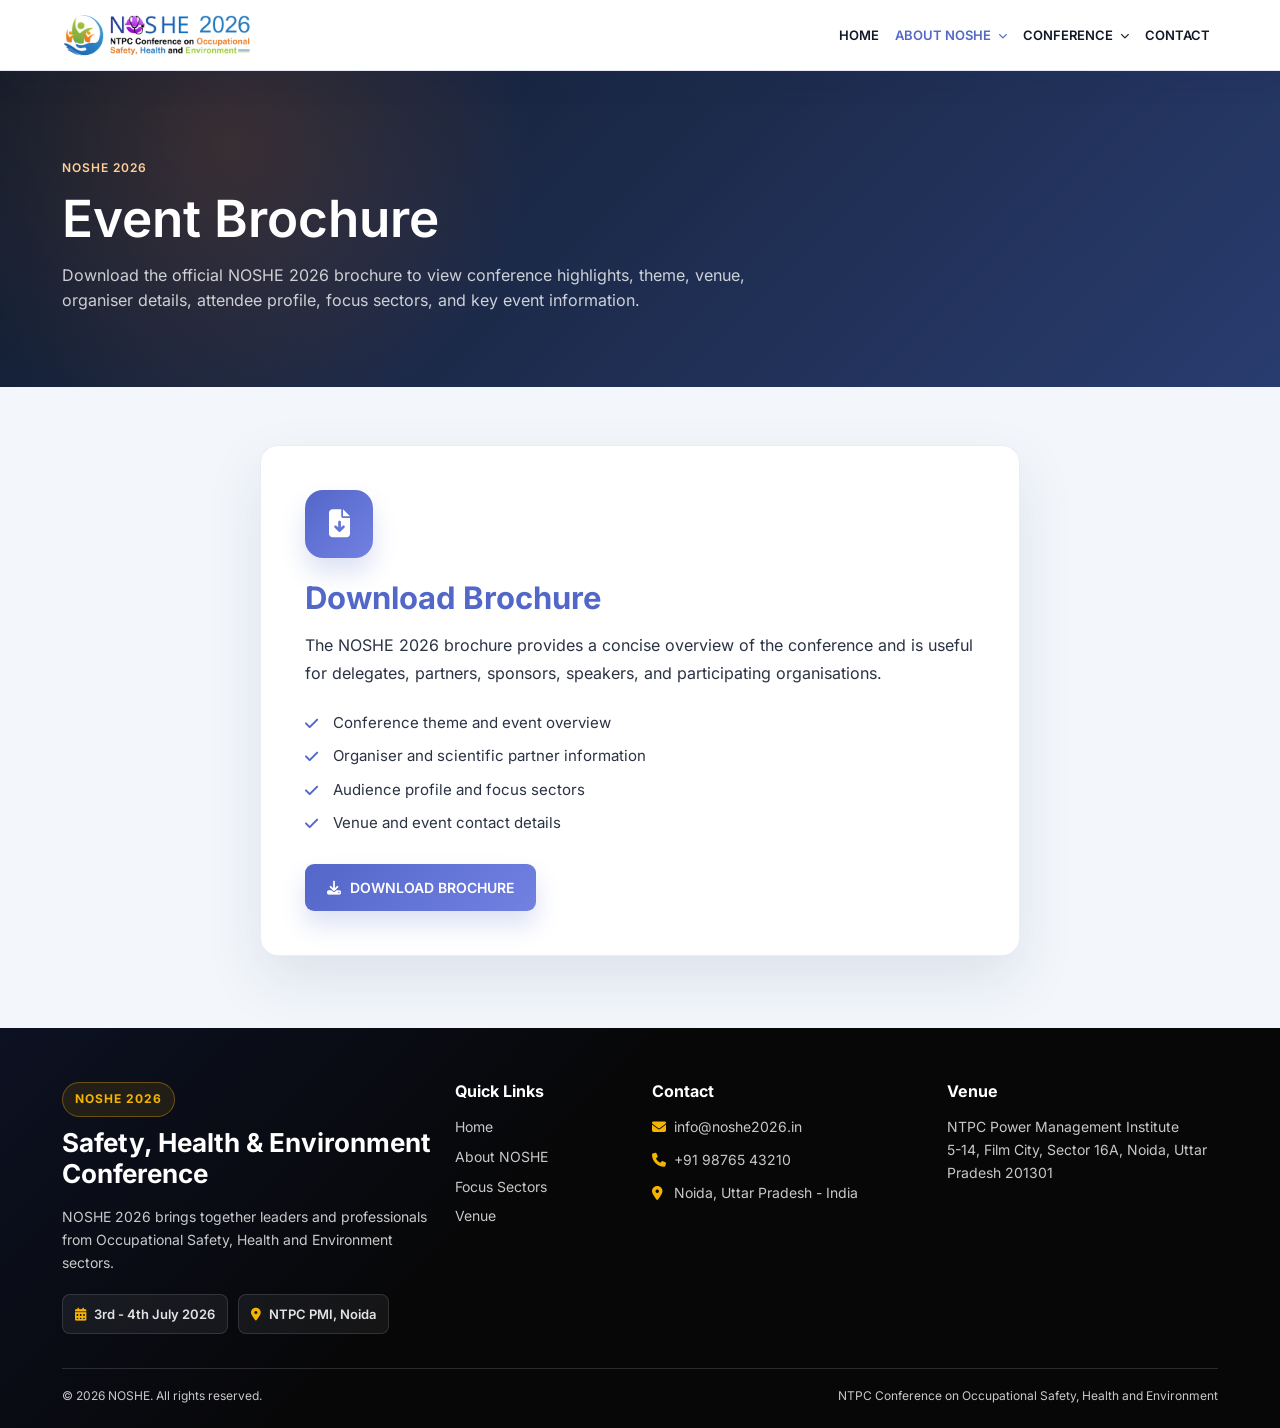
<file: show-brochure.html>
﻿<!doctype html>
<html lang="en">
  <head>
    <meta charset="utf-8">
    <meta name="viewport" content="width=device-width, initial-scale=1">
    <meta name="description" content="Download the NOSHE 2026 brochure.">
    <title>Show Brochure | NOSHE 2026</title>
    <link rel="icon" type="image/png" href="assets/images/fav-1-preview.png">

    <link href="assets/vendor/bootstrap/bootstrap.min.css" rel="stylesheet">
    <link href="assets/vendor/fontawesome/css/all.min.css" rel="stylesheet">
    <link href="assets/vendor/fonts/inter.css" rel="stylesheet">
    <link href="assets/css/style.css" rel="stylesheet">
  </head>
  <body class="brochure-page">
    <!-- Header -->
    <header class="site-header fixed-top">
      <nav id="mainNavbar" class="navbar navbar-expand-lg">
        <div class="container page-container">
          <a class="navbar-brand" href="index.html#home" aria-label="NOSHE 2026 home">
            <img src="assets/images/Noshe 2026 logo-1.png" alt="NOSHE 2026 conference logo">
          </a>

          <button class="navbar-toggler" type="button" data-bs-toggle="collapse" data-bs-target="#navbarMenu" aria-controls="navbarMenu" aria-expanded="false" aria-label="Toggle navigation">
            <span class="navbar-toggler-icon"></span>
          </button>

          <div id="navbarMenu" class="collapse navbar-collapse">
            <ul class="navbar-nav ms-auto align-items-lg-center">
              <li class="nav-item"><a class="nav-link" href="index.html#home">Home</a></li>
              <li class="nav-item dropdown">
                <a class="nav-link dropdown-toggle active" href="#" role="button" data-bs-toggle="dropdown" aria-expanded="false">About NOSHE <i class="fa-solid fa-chevron-down dropdown-arrow"></i></a>
                <ul class="dropdown-menu">
                  <li><a class="dropdown-item" href="about-noshe-2026.html">About NOSHE 2026</a></li>
                  <li><a class="dropdown-item" href="foreword.html">Foreword</a></li>
                  <li><a class="dropdown-item" href="organisers.html">Organisers</a></li>
                  <li><a class="dropdown-item active" href="show-brochure.html">Show Brochure</a></li>
                </ul>
              </li>
              <li class="nav-item dropdown">
                <a class="nav-link dropdown-toggle" href="#" role="button" data-bs-toggle="dropdown" aria-expanded="false">Conference <i class="fa-solid fa-chevron-down dropdown-arrow"></i></a>
                <ul class="dropdown-menu">
                  <!-- <li><a class="dropdown-item" href="conference-agenda.html">Conference Agenda</a></li> -->
                  <li><a class="dropdown-item" href="delegate-registration.html">Delegate Registration</a></li>
                  <li><a class="dropdown-item" href="committee-members.html">Committee Members</a></li>
                  <li><a class="dropdown-item" href="venue.html">Venue</a></li>
                </ul>
              </li>
              <li class="nav-item"><a class="nav-link" href="contact.html">Contact</a></li>
              <!-- <li class="nav-item ms-lg-3"><a class="header-register-btn" href="register-now.html">Register Now</a></li> -->
            </ul>
          </div>
        </div>
      </nav>
    </header>

    <main>
      <section class="brochure-hero">
        <div class="container page-container">
          <span>NOSHE 2026</span>
          <h1>Event Brochure</h1>
          <p>Download the official NOSHE 2026 brochure to view conference highlights, theme, venue, organiser details, attendee profile, focus sectors, and key event information.</p>
        </div>
      </section>

      <section class="brochure-section">
        <div class="container page-container">
          <div class="brochure-card">
            <div class="brochure-icon"><i class="fa-solid fa-file-arrow-down"></i></div>
            <h2>Download Brochure</h2>
            <p>The NOSHE 2026 brochure provides a concise overview of the conference and is useful for delegates, partners, sponsors, speakers, and participating organisations.</p>
            <ul>
              <li>Conference theme and event overview</li>
              <li>Organiser and scientific partner information</li>
              <li>Audience profile and focus sectors</li>
              <li>Venue and event contact details</li>
            </ul>
            <a class="btn brochure-download-btn" href="#" download>
              <i class="fa-solid fa-download"></i> Download Brochure
            </a>
          </div>
        </div>
      </section>

      <!-- Footer -->
      <footer class="site-footer">
        <div class="container page-container">
          <div class="row g-4">
            <div class="col-lg-4">
              <div class="footer-brand">
                <span class="footer-kicker">NOSHE 2026</span>
                <h2>Safety, Health & Environment Conference</h2>
              </div>
              <p>NOSHE 2026 brings together leaders and professionals from Occupational Safety, Health and Environment sectors.</p>
              <div class="footer-highlights" aria-label="Event highlights">
                <span><i class="fa-solid fa-calendar-days"></i> 3rd - 4th July 2026</span>
                <span><i class="fa-solid fa-location-dot"></i> NTPC PMI, Noida</span>
              </div>
            </div>
            <div class="col-sm-6 col-lg-2">
              <h3>Quick Links</h3>
              <ul>
                <li><a href="index.html#home">Home</a></li>
                <li><a href="about-noshe-2026.html">About NOSHE</a></li>
                <li><a href="index.html#focus-sectors">Focus Sectors</a></li>
                <li><a href="venue.html">Venue</a></li>
              </ul>
            </div>
            <div class="col-sm-6 col-lg-3">
              <h3>Contact</h3>
              <p><a href="mailto:info@noshe2026.in"><i class="fa-solid fa-envelope"></i> info@noshe2026.in</a></p>
              <p><a href="tel:+919876543210"><i class="fa-solid fa-phone"></i> +91 98765 43210</a></p>
              <p><a href="https://www.google.com/maps/search/?api=1&query=Noida%2C%20Uttar%20Pradesh%2C%20India" target="_blank" rel="noopener"><i class="fa-solid fa-location-dot"></i> Noida, Uttar Pradesh - India</a></p>
            </div>
            <div class="col-lg-3">
              <h3>Venue</h3>
              <p>NTPC Power Management Institute<br>5-14, Film City, Sector 16A, Noida, Uttar Pradesh 201301</p>
            </div>
          </div>
          <div class="footer-bottom">
            <span>&copy; 2026 NOSHE. All rights reserved.</span>
            <span>NTPC Conference on Occupational Safety, Health and Environment</span>
          </div>
        </div>
      </footer>
    </main>

    <script src="assets/vendor/jquery/jquery-3.7.1.min.js"></script>
    <script src="assets/vendor/bootstrap/bootstrap.bundle.min.js"></script>
    <script src="assets/js/main.js"></script>
  </body>
</html>
</file>
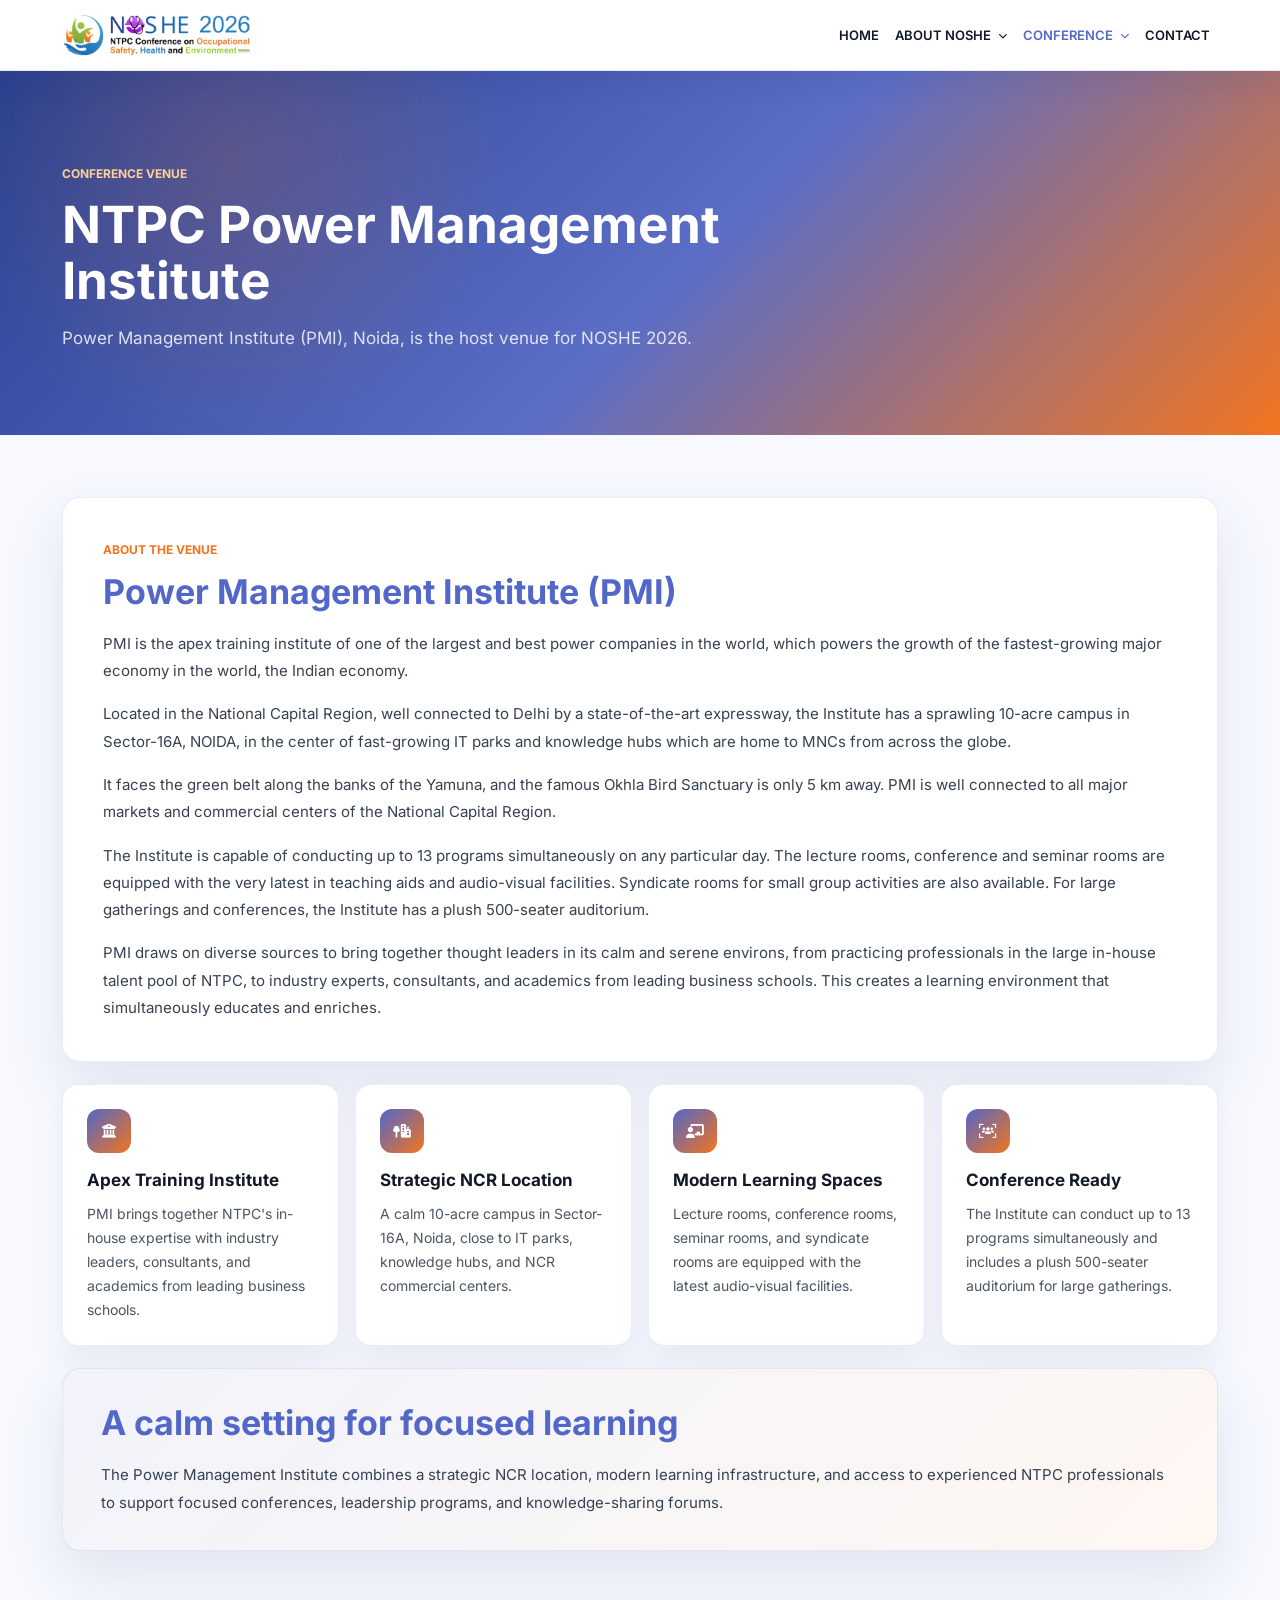
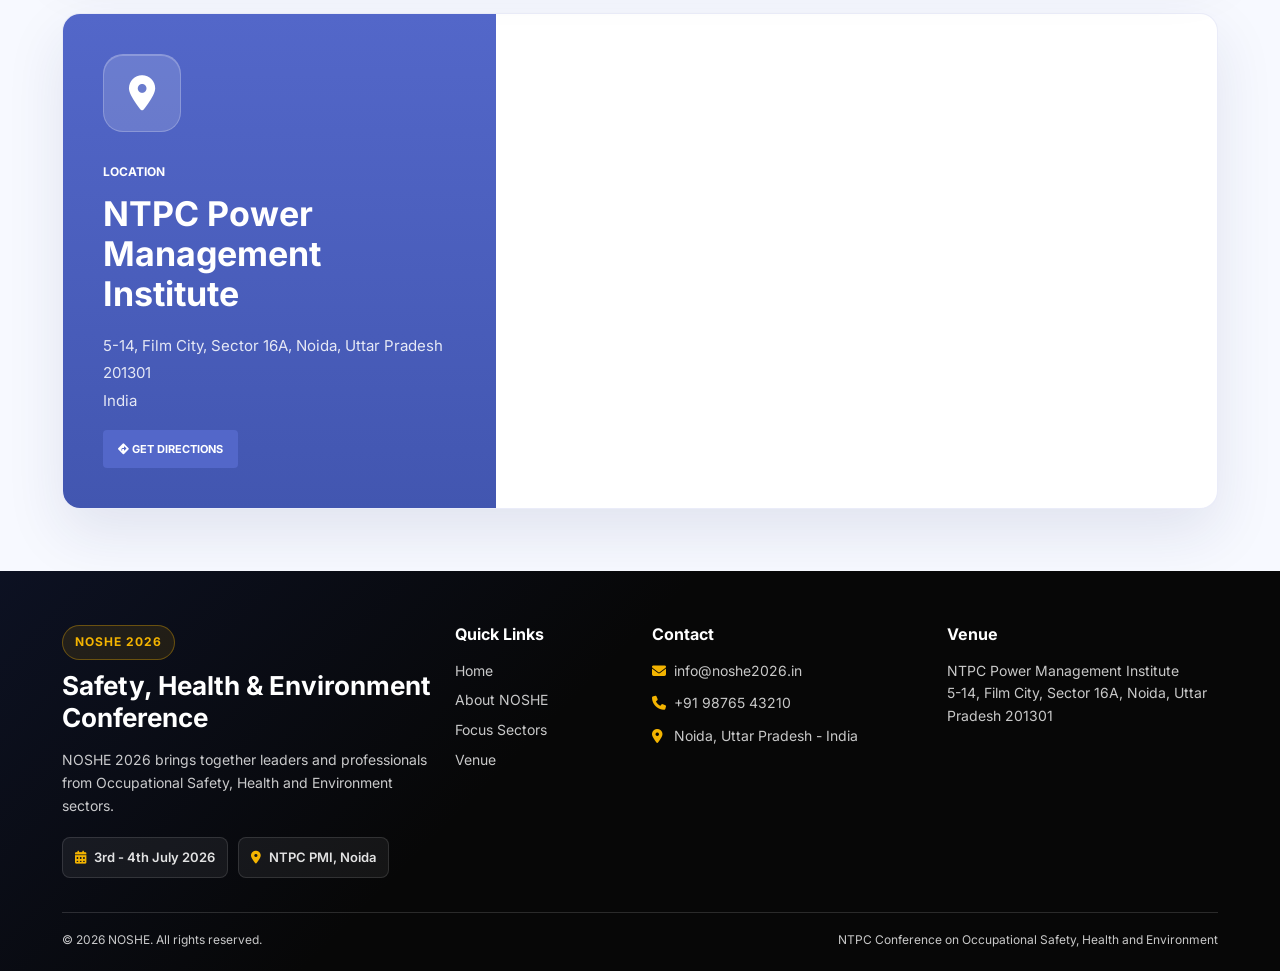
<file: venue.html>
﻿<!doctype html>
<html lang="en">
  <head>
    <meta charset="utf-8">
    <meta name="viewport" content="width=device-width, initial-scale=1">
    <meta name="description" content="Venue details for NOSHE 2026 at NTPC Power Management Institute, Noida.">
    <title>Venue | NOSHE 2026</title>
    <link rel="icon" type="image/png" href="assets/images/fav-1-preview.png">

    <link href="assets/vendor/bootstrap/bootstrap.min.css" rel="stylesheet">
    <link href="assets/vendor/fontawesome/css/all.min.css" rel="stylesheet">
    <link href="assets/vendor/fonts/inter.css" rel="stylesheet">
    <link href="assets/css/style.css" rel="stylesheet">
  </head>
  <body class="venue-page">
    <!-- Header -->
    <header class="site-header fixed-top">
      <nav id="mainNavbar" class="navbar navbar-expand-lg">
        <div class="container page-container">
          <a class="navbar-brand" href="index.html#home" aria-label="NOSHE 2026 home">
            <img src="assets/images/Noshe 2026 logo-1.png" alt="NOSHE 2026 conference logo">
          </a>

          <button class="navbar-toggler" type="button" data-bs-toggle="collapse" data-bs-target="#navbarMenu" aria-controls="navbarMenu" aria-expanded="false" aria-label="Toggle navigation">
            <span class="navbar-toggler-icon"></span>
          </button>

          <div id="navbarMenu" class="collapse navbar-collapse">
            <ul class="navbar-nav ms-auto align-items-lg-center">
              <li class="nav-item"><a class="nav-link" href="index.html#home">Home</a></li>
              <li class="nav-item dropdown">
                <a class="nav-link dropdown-toggle" href="#" role="button" data-bs-toggle="dropdown" aria-expanded="false">About NOSHE <i class="fa-solid fa-chevron-down dropdown-arrow"></i></a>
                <ul class="dropdown-menu">
                  <li><a class="dropdown-item" href="about-noshe-2026.html">About NOSHE 2026</a></li>
                  <li><a class="dropdown-item" href="foreword.html">Foreword</a></li>
                  <li><a class="dropdown-item" href="organisers.html">Organisers</a></li>
                  <li><a class="dropdown-item" href="show-brochure.html">Show Brochure</a></li>
                </ul>
              </li>
              <li class="nav-item dropdown">
                <a class="nav-link dropdown-toggle active" href="#" role="button" data-bs-toggle="dropdown" aria-expanded="false">Conference <i class="fa-solid fa-chevron-down dropdown-arrow"></i></a>
                <ul class="dropdown-menu">
                  <!-- <li><a class="dropdown-item" href="conference-agenda.html">Conference Agenda</a></li> -->
                  <li><a class="dropdown-item" href="delegate-registration.html">Delegate Registration</a></li>
                  <li><a class="dropdown-item" href="committee-members.html">Committee Members</a></li>
                  <li><a class="dropdown-item active" href="venue.html">Venue</a></li>
                </ul>
              </li>
              <li class="nav-item"><a class="nav-link" href="contact.html">Contact</a></li>
              <!-- <li class="nav-item ms-lg-3"><a class="header-register-btn" href="register-now.html">Register Now</a></li> -->
            </ul>
          </div>
        </div>
      </nav>
    </header>

    <main>
      <section class="venue-page-hero">
        <div class="container page-container">
          <span>Conference Venue</span>
          <h1>NTPC Power Management Institute</h1>
          <p>Power Management Institute (PMI), Noida, is the host venue for NOSHE 2026.</p>
        </div>
      </section>

      <section class="venue-detail-section">
        <div class="container page-container">
          <div class="venue-detail-shell">
            <div class="venue-intro-card">
              <span>About The Venue</span>
              <h2>Power Management Institute (PMI)</h2>
              <p>PMI is the apex training institute of one of the largest and best power companies in the world, which powers the growth of the fastest-growing major economy in the world, the Indian economy.</p>
              <p>Located in the National Capital Region, well connected to Delhi by a state-of-the-art expressway, the Institute has a sprawling 10-acre campus in Sector-16A, NOIDA, in the center of fast-growing IT parks and knowledge hubs which are home to MNCs from across the globe.</p>
              <p>It faces the green belt along the banks of the Yamuna, and the famous Okhla Bird Sanctuary is only 5 km away. PMI is well connected to all major markets and commercial centers of the National Capital Region.</p>
              <p>The Institute is capable of conducting up to 13 programs simultaneously on any particular day. The lecture rooms, conference and seminar rooms are equipped with the very latest in teaching aids and audio-visual facilities. Syndicate rooms for small group activities are also available. For large gatherings and conferences, the Institute has a plush 500-seater auditorium.</p>
              <p>PMI draws on diverse sources to bring together thought leaders in its calm and serene environs, from practicing professionals in the large in-house talent pool of NTPC, to industry experts, consultants, and academics from leading business schools. This creates a learning environment that simultaneously educates and enriches.</p>
            </div>

            <div class="venue-highlight-grid">
              <article class="venue-highlight-card">
                <div><i class="fa-solid fa-building-columns"></i></div>
                <h3>Apex Training Institute</h3>
                <p>PMI brings together NTPC's in-house expertise with industry leaders, consultants, and academics from leading business schools.</p>
              </article>
              <article class="venue-highlight-card">
                <div><i class="fa-solid fa-tree-city"></i></div>
                <h3>Strategic NCR Location</h3>
                <p>A calm 10-acre campus in Sector-16A, Noida, close to IT parks, knowledge hubs, and NCR commercial centers.</p>
              </article>
              <article class="venue-highlight-card">
                <div><i class="fa-solid fa-chalkboard-user"></i></div>
                <h3>Modern Learning Spaces</h3>
                <p>Lecture rooms, conference rooms, seminar rooms, and syndicate rooms are equipped with the latest audio-visual facilities.</p>
              </article>
              <article class="venue-highlight-card">
                <div><i class="fa-solid fa-users-viewfinder"></i></div>
                <h3>Conference Ready</h3>
                <p>The Institute can conduct up to 13 programs simultaneously and includes a plush 500-seater auditorium for large gatherings.</p>
              </article>
            </div>

            <div class="venue-story-card">
              <h2>A calm setting for focused learning</h2>
              <p>The Power Management Institute combines a strategic NCR location, modern learning infrastructure, and access to experienced NTPC professionals to support focused conferences, leadership programs, and knowledge-sharing forums.</p>
            </div>
          </div>
        </div>
      </section>

      <section class="venue-location-section">
        <div class="container page-container">
          <div class="venue-location-shell">
            <div class="venue-location-card">
              <div class="pin-icon"><i class="fa-solid fa-location-dot"></i></div>
              <span>Location</span>
              <h2>NTPC Power Management Institute</h2>
              <p>5-14, Film City, Sector 16A, Noida, Uttar Pradesh 201301<br>India</p>
              <a href="https://maps.google.com/?q=NTPC+Power+Management+Institute+5-14+Film+City+Sector+16A+Noida+Uttar+Pradesh+201301" target="_blank" rel="noopener" class="btn btn-small-blue">
                <i class="fa-solid fa-diamond-turn-right"></i> Get Directions
              </a>
            </div>
            <div class="venue-page-map">
              <iframe title="NTPC Power Management Institute map" loading="lazy" src="https://www.google.com/maps?q=NTPC%20Power%20Management%20Institute%205-14%20Film%20City%20Sector%2016A%20Noida%20Uttar%20Pradesh%20201301&output=embed"></iframe>
            </div>
          </div>
        </div>
      </section>

      <!-- Footer -->
      <footer class="site-footer">
        <div class="container page-container">
          <div class="row g-4">
            <div class="col-lg-4">
              <div class="footer-brand">
                <span class="footer-kicker">NOSHE 2026</span>
                <h2>Safety, Health & Environment Conference</h2>
              </div>
              <p>NOSHE 2026 brings together leaders and professionals from Occupational Safety, Health and Environment sectors.</p>
              <div class="footer-highlights" aria-label="Event highlights">
                <span><i class="fa-solid fa-calendar-days"></i> 3rd - 4th July 2026</span>
                <span><i class="fa-solid fa-location-dot"></i> NTPC PMI, Noida</span>
              </div>
            </div>
            <div class="col-sm-6 col-lg-2">
              <h3>Quick Links</h3>
              <ul>
                <li><a href="index.html#home">Home</a></li>
                <li><a href="about-noshe-2026.html">About NOSHE</a></li>
                <li><a href="index.html#focus-sectors">Focus Sectors</a></li>
                <li><a href="venue.html">Venue</a></li>
              </ul>
            </div>
            <div class="col-sm-6 col-lg-3">
              <h3>Contact</h3>
              <p><a href="mailto:info@noshe2026.in"><i class="fa-solid fa-envelope"></i> info@noshe2026.in</a></p>
              <p><a href="tel:+919876543210"><i class="fa-solid fa-phone"></i> +91 98765 43210</a></p>
              <p><a href="https://www.google.com/maps/search/?api=1&query=Noida%2C%20Uttar%20Pradesh%2C%20India" target="_blank" rel="noopener"><i class="fa-solid fa-location-dot"></i> Noida, Uttar Pradesh - India</a></p>
            </div>
            <div class="col-lg-3">
              <h3>Venue</h3>
              <p>NTPC Power Management Institute<br>5-14, Film City, Sector 16A, Noida, Uttar Pradesh 201301</p>
            </div>
          </div>
          <div class="footer-bottom">
            <span>&copy; 2026 NOSHE. All rights reserved.</span>
            <span>NTPC Conference on Occupational Safety, Health and Environment</span>
          </div>
        </div>
      </footer>
    </main>

    <script src="assets/vendor/jquery/jquery-3.7.1.min.js"></script>
    <script src="assets/vendor/bootstrap/bootstrap.bundle.min.js"></script>
    <script src="assets/js/main.js"></script>
  </body>
</html>
</file>
<file: assets/vendor/fonts/inter.css>
@font-face {
  font-family: "Inter";
  font-style: normal;
  font-weight: 400;
  font-display: swap;
  src: url("inter-400.ttf") format("truetype");
}

@font-face {
  font-family: "Inter";
  font-style: normal;
  font-weight: 500;
  font-display: swap;
  src: url("inter-500.ttf") format("truetype");
}

@font-face {
  font-family: "Inter";
  font-style: normal;
  font-weight: 600;
  font-display: swap;
  src: url("inter-600.ttf") format("truetype");
}

@font-face {
  font-family: "Inter";
  font-style: normal;
  font-weight: 700;
  font-display: swap;
  src: url("inter-700.ttf") format("truetype");
}

@font-face {
  font-family: "Inter";
  font-style: normal;
  font-weight: 800;
  font-display: swap;
  src: url("inter-800.ttf") format("truetype");
}
</file>
<file: assets/css/style.css>
:root {
  --blue: #5367c9;
  --dark-blue: #253fa2;
  --sector-blue: #2379ba;
  --orange: #f2741f;
  --text: #090909;
  --muted: #4d4d4d;
  --light: #f5f6f8;
  --border: #d9dce5;
  --white: #ffffff;
}

* {
  box-sizing: border-box;
}

html {
  scroll-behavior: smooth;
}

body {
  margin: 0;
  color: var(--text);
  background: var(--white);
  font-family: "Inter", "Segoe UI", Arial, sans-serif;
  font-size: 14px;
  line-height: 1.55;
  font-weight: 400;
}

.page-container {
  max-width: 1180px;
}

/* Header */
.site-header {
  background: rgba(255, 255, 255, 0.96);
  border-bottom: 1px solid rgba(83, 103, 201, 0.12);
  box-shadow: 0 10px 30px rgba(25, 42, 95, 0.08);
  backdrop-filter: blur(14px);
}

.navbar {
  min-height: 70px;
  padding: 8px 0;
}

.navbar-brand {
  padding: 0;
  display: inline-flex;
  align-items: center;
  flex: 0 0 auto;
}

.navbar-brand img {
  width: auto;
  height: 52px;
  max-width: 48vw;
  max-height: 52px;
  object-fit: contain;
  display: block;
}

.navbar .nav-link {
  position: relative;
  display: inline-flex;
  align-items: center;
  gap: 7px;
  color: #111827;
  font-size: 13px;
  font-weight: 600;
  text-transform: uppercase;
  padding: 12px 15px;
  border-radius: 7px;
  line-height: 1;
  transition: all 0.22s ease;
}

.navbar .nav-link:hover {
  color: var(--blue);
  background: rgba(83, 103, 201, 0.08);
}

.navbar .nav-link.active {
  color: var(--blue);
  background: transparent;
  box-shadow: none;
}

.navbar .nav-link.active::after {
  content: "";
  position: absolute;
  left: 14px;
  right: 14px;
  bottom: 5px;
  height: 3px;
  border-radius: 999px;
  background: linear-gradient(90deg, var(--blue), var(--orange));
}

.navbar .dropdown-toggle::after {
  display: none;
}

.dropdown-arrow {
  font-size: 9px;
  transition: transform 0.22s ease;
}

.dropdown.show .dropdown-arrow,
.dropdown-toggle[aria-expanded="true"] .dropdown-arrow {
  transform: rotate(180deg);
}

.dropdown-menu {
  min-width: 210px;
  margin-top: 12px;
  border: 1px solid rgba(83, 103, 201, 0.1);
  border-radius: 8px;
  box-shadow: 0 20px 45px rgba(25, 42, 95, 0.14);
  padding: 10px;
}

.dropdown-item {
  color: #1c2434;
  font-size: 13px;
  font-weight: 500;
  padding: 10px 12px;
  border-radius: 6px;
}

.dropdown-item:hover,
.dropdown-item:focus,
.dropdown-item.active {
  color: #ffffff;
  background: var(--blue);
}

.header-register-btn {
  display: inline-flex;
  align-items: center;
  justify-content: center;
  min-height: 40px;
  padding: 0 22px;
  border: 1px solid rgba(242, 116, 31, 0.42);
  border-radius: 8px;
  color: #ffffff;
  background: linear-gradient(135deg, var(--orange), #e85621);
  font-size: 13px;
  font-weight: 700;
  line-height: 1;
  text-decoration: none;
  text-transform: uppercase;
  box-shadow: 0 12px 24px rgba(242, 116, 31, 0.24);
  transition: transform 0.22s ease, box-shadow 0.22s ease, color 0.22s ease;
}

.header-register-btn:hover,
.header-register-btn:focus {
  color: #ffffff;
  text-decoration: none;
  transform: translateY(-2px);
  box-shadow: 0 16px 30px rgba(242, 116, 31, 0.32);
}

.navbar-toggler {
  border-color: #d7d9e4;
  padding: 7px 9px;
  box-shadow: none;
}

/* Hero */
.hero-section {
  margin-top: 70px;
  min-height: 540px;
  overflow: hidden;
  background:
    linear-gradient(90deg, rgba(255, 255, 255, 0.06) 0 1px, transparent 1px 100%),
    linear-gradient(115deg, #bb9be8 0%, #8d82d2 42%, #596cb4 100%);
  background-size: 72px 72px, auto;
  color: #ffffff;
}

.hero-row {
  min-height: 640px;
  padding: 70px 0 68px;
}

.hero-collage {
  position: relative;
  width: min(720px, 100%);
  height: auto;
  aspect-ratio: 4 / 3;
  margin: 0 auto;
  background: rgba(255, 255, 255, 0.12);
  border: 1px solid rgba(255, 255, 255, 0.18);
  border-radius: 18px;
  box-shadow: 0 34px 70px rgba(24, 31, 82, 0.24);
  overflow: hidden;
}

.hero-carousel,
.hero-carousel .carousel-inner,
.hero-carousel .carousel-item,
.hero-single-slide,
.collage-stage {
  width: 100%;
  height: 100%;
}

.hero-carousel {
  position: relative;
}

.hero-hosted-badge {
  position: absolute;
  right: 18px;
  bottom: 18px;
  z-index: 4;
  display: flex;
  align-items: center;
  gap: 12px;
  max-width: min(330px, calc(100% - 36px));
  padding: 11px 14px;
  border: 1px solid rgba(255, 255, 255, 0.42);
  border-radius: 10px;
  background: rgba(255, 255, 255, 0.9);
  box-shadow: 0 18px 38px rgba(0, 0, 0, 0.24);
  backdrop-filter: blur(12px);
}

.hero-hosted-badge span {
  color: #1d2b46;
  font-size: 11px;
  font-weight: 800;
  letter-spacing: 0.04em;
  line-height: 1.25;
  text-transform: uppercase;
  white-space: nowrap;
}

.hero-hosted-badge img {
  display: block;
  width: 94px;
  height: auto;
  max-height: 42px;
  object-fit: contain;
}

.hero-carousel .carousel-item {
  transition: opacity 0.85s ease-in-out;
}

.hero-single-slide {
  overflow: hidden;
}

.hero-single-slide img {
  width: 100%;
  height: 100%;
  display: block;
  object-fit: cover;
}

.collage-stage {
  position: relative;
}

.collage-stage::before {
  content: "";
  position: absolute;
  inset: 42px 42px 38px 64px;
  border-radius: 42px;
  background: rgba(255, 255, 255, 0.12);
  border: 1px solid rgba(255, 255, 255, 0.24);
  backdrop-filter: blur(10px);
  box-shadow: inset 0 1px 0 rgba(255, 255, 255, 0.2);
}

.hero-carousel-dots {
  position: absolute;
  right: 54px;
  bottom: -18px;
  left: auto;
  z-index: 6;
  display: flex;
  gap: 8px;
  justify-content: flex-end;
  margin: 0;
}

.hero-carousel-dots [data-bs-target] {
  width: 9px;
  height: 9px;
  margin: 0;
  border: 0;
  border-radius: 999px;
  background: rgba(255, 255, 255, 0.5);
  opacity: 1;
}

.hero-carousel-dots .active {
  width: 28px;
  background: #ffffff;
}

.collage-img {
  position: absolute;
  overflow: hidden;
  background: #dbe5ef;
  border: 5px solid rgba(255, 255, 255, 0.9);
  box-shadow: 0 24px 45px rgba(23, 31, 82, 0.28);
}

.collage-img img {
  width: 100%;
  height: 100%;
  display: block;
  object-fit: cover;
}

.collage-main {
  right: 18px;
  top: 28px;
  width: 350px;
  height: 292px;
  border-radius: 34px 110px 34px 110px;
  border-color: rgba(255, 255, 255, 0.94);
}

.collage-main::after,
.collage-small::after {
  content: "";
  position: absolute;
  inset: 0;
  background: linear-gradient(180deg, rgba(8, 17, 42, 0), rgba(8, 17, 42, 0.18));
  pointer-events: none;
}

.collage-small {
  width: 185px;
  height: 142px;
  border-radius: 28px;
}

.collage-health {
  left: 34px;
  top: 74px;
  border-color: var(--orange);
  transform: rotate(-2deg);
}

.collage-env {
  left: 68px;
  bottom: 64px;
  transform: rotate(2deg);
}

.collage-medical {
  right: 64px;
  bottom: 12px;
  width: 214px;
  height: 144px;
  border-color: rgba(255, 255, 255, 0.94);
  transform: rotate(-1deg);
}

.collage-badge {
  position: absolute;
  left: 0;
  bottom: 12px;
  z-index: 4;
  width: 176px;
  padding: 15px 16px;
  border-radius: 14px;
  color: #ffffff;
  background: rgba(18, 34, 92, 0.82);
  border: 1px solid rgba(255, 255, 255, 0.22);
  box-shadow: 0 18px 34px rgba(20, 28, 63, 0.24);
  backdrop-filter: blur(12px);
}

.collage-badge strong {
  display: block;
  font-size: 24px;
  line-height: 1;
}

.collage-badge span {
  display: block;
  margin-top: 6px;
  font-size: 11px;
  line-height: 1.35;
  font-weight: 500;
}

.collage-ring {
  position: absolute;
  display: block;
  border-radius: 999px;
  border: 2px dashed rgba(255, 255, 255, 0.34);
  pointer-events: none;
}

.ring-one {
  width: 130px;
  height: 130px;
  left: 10px;
  top: 22px;
}

.ring-two {
  width: 96px;
  height: 96px;
  right: 0;
  bottom: 70px;
  border-color: rgba(242, 116, 31, 0.45);
}

.hero-copy {
  max-width: 650px;
  padding-left: 28px;
}

.hero-copy h1 {
margin: 0 0 10px;
    font-size: 50px;
    line-height: 1.02;
    font-weight: 700;
    letter-spacing: 0;
}

.hero-copy .hero-subtitle {
  max-width: 620px;
  color: rgba(255, 255, 255, 0.94);
  font-size: 20px;
  line-height: 1.45;
  font-weight: 500;
}

.hero-theme-block {
  max-width: 620px;
  margin: 30px 0 24px;
}

.hero-theme-block span {
  display: block;
  margin-bottom: 14px;
  font-size: 13px;
  font-weight: 700;
  letter-spacing: 0;
  text-transform: uppercase;
}

.hero-theme-block h2 {
      margin: 0;
    color: #ffffff;
    font-size: 18px;
    line-height: 1.14;
    font-weight: 650;
}

.hero-copy .hero-theme-block p {
 margin: 10px 0 0;
    color: rgba(255, 255, 255, 0.96);
    font-size: 14px;
    line-height: 1.25;
    font-weight: normal;
}

.hero-copy p {
  margin: 0 0 10px;
  font-size: 19px;
  font-weight: 500;
}

.hero-details {
  display: grid;
  gap: 16px;
  margin-top: 28px;
}

.hero-detail {
  display: flex;
  align-items: flex-start;
  gap: 12px;
  color: rgba(255, 255, 255, 0.97);
  line-height: 1.35;
  font-weight: 500;
}

.hero-detail-inline {
  flex-wrap: wrap;
  column-gap: 16px;
  row-gap: 10px;
}

.hero-detail-inline span {
  display: inline-flex;
  align-items: center;
  gap: 10px;
}

.hero-copy i {
  width: 22px;
  flex: 0 0 22px;
  color: #ffffff;
}

/* Content Sections */
.content-section {
  padding: 34px 0 44px;
}

.white-section {
  background: #ffffff;
}

.grey-section,
.stats-section,
.contact-section {
  background: var(--light);
}

h2 {
  margin: 0 0 16px;
  color: var(--blue);
  font-size: 31px;
  line-height: 1.15;
  font-weight: 700;
}

.content-section p {
  margin-bottom: 17px;
}

/* Why Attend */
.why-card {
  position: relative;
  overflow: hidden;
  padding: 42px;
  border: 1px solid rgba(83, 103, 201, 0.14);
  border-radius: 18px;
  background:
    linear-gradient(135deg, rgba(83, 103, 201, 0.1), rgba(242, 116, 31, 0.06) 48%, rgba(255, 255, 255, 0) 76%),
    #ffffff;
  box-shadow: 0 24px 58px rgba(25, 42, 95, 0.1);
}

/* .why-card::before {
  content: "";
  position: absolute;
  inset: 0 auto 0 0;
  width: 8px;
  background: linear-gradient(180deg, var(--blue), var(--orange));
} */

.why-card::after {
  content: "";
  position: absolute;
  right: -120px;
  top: -150px;
  width: 340px;
  height: 340px;
  border-radius: 50%;
  background: rgba(83, 103, 201, 0.08);
}

.why-title-block {
  position: relative;
  z-index: 2;
  display: flex;
  align-items: flex-start;
  justify-content: space-between;
  gap: 24px;
  margin-bottom: 28px;
  padding-bottom: 24px;
  border-bottom: 1px solid rgba(83, 103, 201, 0.12);
}

.why-title-block span {
  display: inline-flex;
  margin-bottom: 10px;
  color: var(--orange);
  font-size: 12px;
  font-weight: 600;
  letter-spacing: 0.08em;
  text-transform: uppercase;
}

.why-title-block h2 {
  margin: 0;
  font-size: 40px;
}

.why-icon {
  display: grid;
  flex: 0 0 64px;
  width: 64px;
  height: 64px;
  place-items: center;
  border-radius: 16px;
  color: #ffffff;
  background: linear-gradient(135deg, var(--blue), #7c8be5);
  box-shadow: 0 16px 28px rgba(83, 103, 201, 0.24);
  font-size: 25px;
}

.why-content {
  position: relative;
  z-index: 2;
  padding: 0;
  border-left: 0;
}

.why-content p {
  color: #242a38;
  font-size: 15px;
  line-height: 1.82;
}

.why-intro {
  display: grid;
  grid-template-columns: repeat(2, minmax(0, 1fr));
  gap: 24px;
  margin-bottom: 20px;
}

.why-intro p,
.why-lead {
  margin-bottom: 0;
}

.why-lead {
  margin-top: 10px;
}

.why-content strong {
  color: #111827;
  font-weight: 600;
}

.why-reasons {
  display: grid;
  grid-template-columns: repeat(2, minmax(0, 1fr));
  gap: 16px;
  margin: 22px 0;
}

.why-reason {
  position: relative;
  min-height: 210px;
  padding: 22px 22px 22px 76px;
  border: 1px solid rgba(83, 103, 201, 0.12);
  border-radius: 14px;
  background: rgba(255, 255, 255, 0.86);
  box-shadow: 0 16px 34px rgba(25, 42, 95, 0.07);
}

.why-reason-wide {
  grid-column: span 2;
  min-height: auto;
}

.why-reason span {
  position: absolute;
  left: 22px;
  top: 23px;
  display: grid;
  width: 36px;
  height: 36px;
  place-items: center;
  border-radius: 10px;
  color: #ffffff;
  background: linear-gradient(135deg, var(--blue), var(--orange));
  font-size: 13px;
  font-weight: 700;
}

.why-reason h3 {
  margin: 0 0 9px;
  color: #111827;
  font-size: 18px;
  line-height: 1.35;
  font-weight: 650;
}

.why-reason p,
.why-closing {
  margin: 0;
  color: #4b5563;
  font-size: 14px;
  line-height: 1.7;
}

.why-closing {
  padding: 18px 20px;
  border-left: 4px solid var(--orange);
  border-radius: 12px;
  background: rgba(242, 116, 31, 0.07);
  color: #242a38;
}

/* Home Venue Overview */
.home-venue-section {
  position: relative;
  overflow: hidden;
  padding: 70px 0 74px;
  background:
    linear-gradient(110deg, rgba(0, 132, 195, 0.06), transparent 28%),
    linear-gradient(250deg, rgba(242, 116, 31, 0.06), transparent 24%),
    #ffffff;
}

.home-venue-card {
  position: relative;
  display: grid;
  grid-template-columns: minmax(320px, 0.88fr) minmax(0, 1.12fr);
  gap: 42px;
  align-items: center;
  padding: 34px;
  border: 1px solid rgba(83, 103, 201, 0.12);
  border-radius: 8px;
  background: rgba(255, 255, 255, 0.96);
  box-shadow: 0 24px 58px rgba(25, 42, 95, 0.1);
}

.home-venue-media {
  position: relative;
  min-height: 520px;
  overflow: hidden;
  border-radius: 8px;
  background: #dce8f1;
}

.home-venue-media > img {
  width: 100%;
  height: 100%;
  min-height: 520px;
  object-fit: cover;
  display: block;
}

.home-venue-media::after {
  content: "";
  position: absolute;
  inset: 0;
  background: linear-gradient(180deg, rgba(4, 22, 43, 0.02), rgba(4, 22, 43, 0.36));
}

.home-venue-badge {
  position: absolute;
  z-index: 2;
  top: 18px;
  left: 18px;
  display: inline-flex;
  align-items: center;
  gap: 8px;
  padding: 10px 12px;
  border-radius: 8px;
  color: #ffffff;
  background: rgba(8, 58, 99, 0.88);
  box-shadow: 0 14px 28px rgba(8, 58, 99, 0.2);
  font-size: 13px;
  font-weight: 800;
}

.home-venue-qr {
  position: absolute;
  z-index: 2;
  right: 18px;
  bottom: 18px;
  width: 118px;
  padding: 8px;
  border-radius: 8px;
  background: #ffffff;
  box-shadow: 0 18px 36px rgba(4, 22, 43, 0.24);
  text-align: center;
}

.home-venue-qr img {
  width: 100%;
  display: block;
  border-radius: 4px;
}

.home-venue-qr span {
  display: block;
  margin-top: 6px;
  color: var(--blue);
  font-size: 10px;
  font-weight: 900;
  text-transform: uppercase;
}

.home-venue-content {
  max-width: 650px;
}

.home-venue-content .section-kicker {
  display: inline-flex;
  margin-bottom: 10px;
  color: var(--orange);
  font-size: 12px;
  font-weight: 800;
  letter-spacing: 0.1em;
  text-transform: uppercase;
}

.home-venue-content h2 {
     position: relative;
    margin: 0 0 26px;
    color: #161616;
    font-size: clamp(30px, 3.4vw, 44px);
    font-weight: 500;
    text-transform: capitalize;
}

.home-venue-content h2::after {
  content: "";
  position: absolute;
  left: 0;
  bottom: -9px;
  width: 270px;
  max-width: 100%;
  height: 2px;
  background: var(--blue);
}

.home-venue-content p {
  margin: 0 0 15px;
  color: #111827;
  font-size: 15.5px;
  line-height: 1.68;
}

.home-venue-content p:last-child {
  margin-bottom: 0;
}

/* Conference Details */
.conference-details-section {
  position: relative;
  overflow: hidden;
  padding: 68px 0 76px;
  background: #f7f9fc;
}

.conference-details-section::before {
  content: "";
  position: absolute;
  right: -120px;
  top: -180px;
  width: 360px;
  height: 360px;
  border-radius: 50%;
  background: rgba(242, 116, 31, 0.1);
}

.conference-details-section::after {
  content: "";
  position: absolute;
  left: -130px;
  bottom: -170px;
  width: 330px;
  height: 330px;
  border-radius: 50%;
  background: rgba(83, 103, 201, 0.1);
}

.conference-details-heading {
  position: relative;
  z-index: 1;
  max-width: 720px;
  margin-bottom: 32px;
}

.conference-details-heading span {
  display: inline-flex;
  margin-bottom: 10px;
  color: var(--orange);
  font-size: 12px;
  font-weight: 700;
  letter-spacing: 0.08em;
  text-transform: uppercase;
}

.conference-details-heading h2 {
  margin-bottom: 10px;
}

.conference-details-heading p {
  max-width: 560px;
  margin: 0;
  color: #4b5563;
  font-size: 15px;
  line-height: 1.7;
}

.conference-days-grid {
  position: relative;
  z-index: 1;
  display: grid;
  grid-template-columns: repeat(2, minmax(0, 1fr));
  gap: 24px;
}

.conference-day-card {
  overflow: hidden;
  border: 1px solid rgba(83, 103, 201, 0.14);
  border-radius: 16px;
  background: rgba(255, 255, 255, 0.92);
  box-shadow: 0 24px 58px rgba(25, 42, 95, 0.1);
}

.conference-day-head {
  display: flex;
  align-items: center;
  justify-content: space-between;
  gap: 18px;
  padding: 24px 26px;
  color: #ffffff;
  background:
    linear-gradient(135deg, rgba(255, 255, 255, 0.14), transparent 38%),
    linear-gradient(135deg, var(--blue), #243f9e);
}

.conference-day-card-alt .conference-day-head {
  background:
    linear-gradient(135deg, rgba(255, 255, 255, 0.14), transparent 38%),
    linear-gradient(135deg, #123d65, var(--sector-blue));
}

.conference-day-label {
  display: inline-flex;
  margin-bottom: 8px;
  color: rgba(255, 255, 255, 0.82);
  font-size: 12px;
  font-weight: 800;
  letter-spacing: 0.12em;
  text-transform: uppercase;
}

.conference-day-head h3 {
  margin: 0;
  color: #ffffff;
  font-size: 24px;
  line-height: 1.15;
  font-weight: 800;
}

.conference-day-head i {
  display: grid;
  flex: 0 0 54px;
  width: 54px;
  height: 54px;
  place-items: center;
  border-radius: 14px;
  color: #ffffff;
  background: rgba(255, 255, 255, 0.16);
  font-size: 22px;
}

.conference-timeline {
  display: grid;
  gap: 0;
  padding: 8px 0;
}

.conference-session {
  position: relative;
  display: grid;
  grid-template-columns: 112px minmax(0, 1fr);
  gap: 18px;
  padding: 18px 24px 18px 26px;
}

.conference-session + .conference-session {
  border-top: 1px solid rgba(83, 103, 201, 0.1);
}

.conference-session::before {
  content: "";
  position: absolute;
  left: 137px;
  top: 0;
  bottom: 0;
  width: 1px;
  background: rgba(83, 103, 201, 0.12);
}

.conference-session::after {
  content: "";
  position: absolute;
  left: 132px;
  top: 28px;
  width: 11px;
  height: 11px;
  border: 3px solid #ffffff;
  border-radius: 50%;
  background: var(--orange);
  box-shadow: 0 0 0 4px rgba(242, 116, 31, 0.15);
}

.conference-session time {
  display: inline-flex;
  align-items: center;
  justify-content: center;
  align-self: flex-start;
  min-height: 34px;
  padding: 8px 10px;
  border-radius: 8px;
  color: #253fa2;
  background: rgba(83, 103, 201, 0.1);
  font-size: 12px;
  font-weight: 800;
  line-height: 1;
  white-space: nowrap;
}

.conference-session span {
  display: inline-flex;
  margin-bottom: 6px;
  color: var(--orange);
  font-size: 12px;
  font-weight: 800;
  letter-spacing: 0.04em;
  text-transform: uppercase;
}

.conference-session h4 {
  margin: 0;
  color: #111827;
  font-size: 15px;
  line-height: 1.45;
  font-weight: 650;
}

/* Special Attractions */
.special-attractions-section {
  position: relative;
  padding: 72px 0;
  overflow: hidden;
  color: #ffffff;
  background:
    radial-gradient(circle at 12% 18%, rgba(242, 116, 31, 0.18), transparent 26%),
    linear-gradient(135deg, #0c1423 0%, #172d54 48%, #07101f 100%);
}

.special-attractions-section::before {
  content: "";
  position: absolute;
  inset: 0;
  background:
    linear-gradient(90deg, rgba(255, 255, 255, 0.08) 1px, transparent 1px),
    linear-gradient(180deg, rgba(255, 255, 255, 0.06) 1px, transparent 1px);
  background-size: 72px 72px;
  opacity: 0.16;
  pointer-events: none;
}

.special-attractions-shell {
  position: relative;
  z-index: 1;
  display: grid;
  grid-template-columns: minmax(0, 1.08fr) minmax(360px, 0.92fr);
  gap: 54px;
  align-items: center;
}

.special-attractions-media {
  position: relative;
  min-height: 430px;
  overflow: hidden;
  border: 1px solid rgba(255, 255, 255, 0.14);
  border-radius: 8px;
  background: #101827;
  box-shadow: 0 34px 80px rgba(0, 0, 0, 0.34);
}

.special-attractions-media::after {
  content: "";
  position: absolute;
  inset: 0;
  background: linear-gradient(180deg, transparent 48%, rgba(7, 16, 31, 0.82));
}

.special-attractions-media img {
  width: 100%;
  height: 100%;
  min-height: 430px;
  display: block;
  object-fit: cover;
}

.special-media-badge {
  position: absolute;
  z-index: 2;
  left: 24px;
  bottom: 24px;
  display: grid;
  gap: 3px;
  min-width: 190px;
  padding: 16px 18px;
  border: 1px solid rgba(255, 255, 255, 0.18);
  border-radius: 8px;
  background: rgba(8, 15, 29, 0.76);
  backdrop-filter: blur(14px);
}

.special-media-badge span,
.section-kicker {
  color: #f4b400;
  font-size: 12px;
  font-weight: 700;
  letter-spacing: 0.1em;
  text-transform: uppercase;
}

.special-media-badge strong {
  color: #ffffff;
  font-size: 17px;
  line-height: 1.25;
}

.special-attractions-content {
  max-width: 520px;
}

.section-kicker {
  display: inline-flex;
  margin-bottom: 14px;
}

.special-attractions-content h2 {
  margin: 0 0 16px;
  color: #ffffff;
  font-size: clamp(30px, 2.8vw, 42px);
  line-height: 1.12;
  font-weight: 700;
}

.special-attractions-lead {
  max-width: 520px;
  margin: 0;
  color: rgba(255, 255, 255, 0.72);
  font-size: 15px;
  line-height: 1.72;
}

.special-attractions-list {
  display: grid;
  grid-template-columns: repeat(2, minmax(0, 1fr));
  gap: 18px;
  margin-top: 30px;
}

.special-attraction-card {
  position: relative;
  display: grid;
  grid-template-columns: 48px minmax(0, 1fr);
  gap: 15px;
  min-height: 190px;
  padding: 20px;
  border: 1px solid rgba(255, 255, 255, 0.13);
  border-radius: 8px;
  background:
    linear-gradient(90deg, rgba(242, 116, 31, 0.14), transparent 34%),
    rgba(255, 255, 255, 0.055);
  box-shadow: 0 16px 40px rgba(0, 0, 0, 0.1);
  transition: transform 0.22s ease, border-color 0.22s ease, background 0.22s ease;
  align-items: center;
}

.special-attraction-card:hover {
  transform: translateY(-5px);
  border-color: rgba(244, 180, 0, 0.34);
  background:
    linear-gradient(90deg, rgba(242, 116, 31, 0.18), transparent 38%),
    rgba(255, 255, 255, 0.075);
}

.special-attraction-icon {
  display: grid;
  width: 48px;
  height: 48px;
  place-items: center;
  border-radius: 8px;
  color: #ffffff;
  background: linear-gradient(135deg, var(--orange), var(--blue));
  font-size: 18px;
}

.special-attraction-card h3 {
  margin: 0 0 6px;
  color: #ffffff;
  font-size: 17px;
  line-height: 1.3;
  font-weight: 700;
}

.special-attraction-card p {
  margin: 0;
  color: rgba(255, 255, 255, 0.78);
  font-size: 14px;
  line-height: 1.6;
}

/* Stats */
.stats-section {
  position: relative;
  padding: 64px 0 42px;
  overflow: hidden;
}

.stats-section::before {
  content: "";
  position: absolute;
  inset: 0;
  background:
    radial-gradient(circle at 18% 20%, rgba(83, 103, 201, 0.12), transparent 28%),
    radial-gradient(circle at 84% 78%, rgba(242, 116, 31, 0.1), transparent 30%);
  pointer-events: none;
}

.stat-card {
  position: relative;
  z-index: 1;
  min-height: 142px;
  overflow: hidden;
  padding: 26px 18px 24px;
  text-align: center;
  background:
    linear-gradient(180deg, rgba(255, 255, 255, 0.96), rgba(255, 255, 255, 0.9)),
    #ffffff;
  border: 1px solid rgba(83, 103, 201, 0.14);
  border-radius: 14px;
  box-shadow: 0 16px 36px rgba(25, 42, 95, 0.08);
  transition: transform 0.24s ease, box-shadow 0.24s ease, border-color 0.24s ease;
}

.stat-card::after {
  content: "";
  position: absolute;
  right: -36px;
  top: -36px;
  width: 92px;
  height: 92px;
  border-radius: 50%;
  background: rgba(83, 103, 201, 0.08);
}

.stat-card:hover {
  transform: translateY(-7px);
  border-color: rgba(83, 103, 201, 0.3);
  box-shadow: 0 24px 46px rgba(25, 42, 95, 0.14);
}

.stat-icon {
  display: grid;
  width: 58px;
  height: 58px;
  place-items: center;
  margin: 0 auto 15px;
  border-radius: 16px;
  color: #ffffff;
  background: linear-gradient(135deg, var(--blue), #7a8bea);
  box-shadow: 0 14px 24px rgba(83, 103, 201, 0.22);
}

.col-lg-3:nth-child(even) .stat-icon {
  background: linear-gradient(135deg, var(--orange), #ffad68);
}

.stat-icon i {
  display: block;
  color: #ffffff;
  font-size: 25px;
  margin: 0;
}

.stat-card strong {
  display: block;
  color: #111827;
  font-size: 31px;
  line-height: 1.1;
  font-weight: 700;
}

.stat-card span {
  display: block;
  margin-top: 10px;
  color: #333b4d;
  font-size: 14px;
  font-weight: 500;
}

.stat-card strong .counter {
  display: inline;
  margin: 0;
  color: inherit;
  font-size: inherit;
  font-weight: inherit;
}

/* Attendee */
.attendee-section {
  padding-top: 62px;
  padding-bottom: 72px;
  background:
    linear-gradient(180deg, #ffffff 0%, #f7f9ff 100%);
}

.audience-shell {
  position: relative;
  overflow: hidden;
  padding: 42px;
  border: 1px solid rgba(83, 103, 201, 0.12);
  border-radius: 18px;
  background:
    linear-gradient(135deg, rgba(83, 103, 201, 0.08), rgba(242, 116, 31, 0.06)),
    #ffffff;
  box-shadow: 0 24px 58px rgba(25, 42, 95, 0.1);
}

.audience-shell::before {
  content: "";
  position: absolute;
  right: -120px;
  top: -140px;
  width: 320px;
  height: 320px;
  border-radius: 50%;
  background: rgba(83, 103, 201, 0.08);
}

.audience-heading {
  position: relative;
  z-index: 2;
  display: grid;
  gap: 12px;
  max-width: 850px;
  margin-bottom: 30px;
}

.audience-heading span {
  color: var(--orange);
  font-size: 12px;
  font-weight: 700;
  letter-spacing: 0;
  text-transform: uppercase;
}

.audience-heading h2 {
  margin: 0;
  font-size: 38px;
}

.audience-heading p {
  margin: 0;
  color: #374151;
  font-size: 16px;
  line-height: 1.75;
}

.audience-grid {
  position: relative;
  z-index: 2;
  display: grid;
  grid-template-columns: repeat(3, minmax(0, 1fr));
  gap: 18px;
}

.audience-card {
  min-height: 232px;
  padding: 24px;
  border: 1px solid rgba(83, 103, 201, 0.12);
  border-radius: 14px;
  background: rgba(255, 255, 255, 0.82);
  box-shadow: 0 16px 36px rgba(25, 42, 95, 0.08);
}

.audience-card-wide {
  grid-column: span 3;
  min-height: auto;
}

.audience-icon {
  display: grid;
  width: 44px;
  height: 44px;
  margin-bottom: 18px;
  place-items: center;
  border-radius: 12px;
  color: #ffffff;
  background: linear-gradient(135deg, var(--blue), var(--orange));
  box-shadow: 0 14px 28px rgba(83, 103, 201, 0.2);
}

.audience-card h3 {
  margin: 0 0 10px;
  color: #111827;
  font-size: 18px;
  line-height: 1.35;
  font-weight: 650;
}

.audience-card p {
  margin: 0;
  color: #4b5563;
  font-size: 14px;
  line-height: 1.7;
}

.attendee-card {
  position: relative;
  overflow: hidden;
  padding: 42px;
  border: 1px solid rgba(83, 103, 201, 0.12);
  border-radius: 18px;
  background: #ffffff;
  box-shadow: 0 22px 54px rgba(25, 42, 95, 0.09);
}

.attendee-card::after {
  content: "";
  position: absolute;
  right: -100px;
  top: -100px;
  width: 260px;
  height: 260px;
  border-radius: 50%;
  background: rgba(83, 103, 201, 0.08);
}

.profile-image-wrap {
  position: relative;
  width: 320px;
  max-width: 100%;
  margin: 0 auto;
}

.profile-image {
  position: relative;
  z-index: 2;
  width: 100%;
  height: 292px;
  overflow: hidden;
  border: 7px solid #ffffff;
  border-radius: 24px 92px 24px 24px;
  box-shadow: 0 24px 44px rgba(25, 42, 95, 0.2);
}

.profile-image img {
  width: 100%;
  height: 100%;
  object-fit: cover;
}

.profile-image::after {
  content: "";
  position: absolute;
  inset: 0;
  background: linear-gradient(180deg, rgba(10, 20, 45, 0), rgba(10, 20, 45, 0.26));
}

.profile-dot {
  position: absolute;
  display: block;
  border-radius: 50%;
  background: linear-gradient(135deg, var(--orange), #ffc083);
  box-shadow: 0 14px 28px rgba(242, 116, 31, 0.2);
}

.dot-one {
  width: 56px;
  height: 56px;
  left: -20px;
  top: 30px;
}

.dot-two {
  right: -24px;
  bottom: 42px;
  width: 78px;
  height: 78px;
  background: linear-gradient(135deg, var(--blue), #8c9af1);
}

.profile-tag {
  position: absolute;
  left: -18px;
  bottom: -22px;
  z-index: 3;
  min-width: 128px;
  padding: 15px 18px;
  border-radius: 12px;
  color: #ffffff;
  background: #263574;
  box-shadow: 0 20px 36px rgba(25, 42, 95, 0.2);
}

.profile-tag strong {
  display: block;
  font-size: 25px;
  line-height: 1;
  font-weight: 700;
}

.profile-tag span {
  display: block;
  margin-top: 5px;
  font-size: 12px;
  font-weight: 500;
}

.profile-content {
  position: relative;
  z-index: 2;
  padding-left: 6px;
}

.profile-kicker {
  display: inline-flex;
  margin-bottom: 8px;
  color: var(--orange);
  font-size: 12px;
  font-weight: 600;
  letter-spacing: 0.08em;
  text-transform: uppercase;
}

.orange-text {
  color: var(--orange);
  font-weight: 500;
}

.profile-list {
  display: grid;
  grid-template-columns: repeat(2, minmax(0, 1fr));
  gap: 11px 18px;
  margin: 20px 0 0;
  padding: 0;
  list-style: none;
  font-weight: 500;
}

.profile-list li {
  position: relative;
  padding: 12px 12px 12px 38px;
  border: 1px solid rgba(83, 103, 201, 0.1);
  border-radius: 10px;
  background: #fbfcff;
  color: #202838;
  font-size: 13px;
  line-height: 1.45;
}

.profile-list li::before {
  content: "\f00c";
  position: absolute;
  left: 12px;
  top: 12px;
  display: grid;
  width: 18px;
  height: 18px;
  place-items: center;
  border-radius: 50%;
  color: #ffffff;
  background: var(--blue);
  font-family: "Font Awesome 6 Free";
  font-size: 9px;
  font-weight: 900;
}

/* Sectoral Participation */
.sectoral-participation-section {
  position: relative;
  overflow: hidden;
  padding: 72px 0 78px;
  background:
    linear-gradient(110deg, rgba(0, 132, 195, 0.07), transparent 22%),
    linear-gradient(250deg, rgba(0, 132, 195, 0.08), transparent 20%),
    #ffffff;
}

.sectoral-participation-section::before {
  content: "";
  position: absolute;
  top: -140px;
  right: -140px;
  width: 360px;
  height: 360px;
  border-radius: 50%;
  background: rgba(83, 103, 201, 0.08);
}

.sectoral-heading {
  position: relative;
  z-index: 1;
  max-width: 820px;
  margin: 0 0 34px;
  text-align: left;
}

.sectoral-heading span {
  display: inline-flex;
  margin-bottom: 8px;
  color: var(--orange);
  font-size: 12px;
  font-weight: 700;
  letter-spacing: 0;
  text-transform: uppercase;
}

.sectoral-heading h2 {
  margin: 0 0 12px;
  color: #111827;
  font-size: 38px;
  font-weight: 700;
  text-transform: none;
}

.sectoral-heading p {
  margin: 0;
  color: #374151;
  font-size: 16px;
  line-height: 1.75;
}

.sectoral-grid {
  position: relative;
  z-index: 1;
  display: grid;
  grid-template-columns: repeat(4, minmax(0, 1fr));
  gap: 20px;
}

.sectoral-card {
  min-height: 190px;
  display: grid;
  align-content: center;
  justify-items: center;
  gap: 0px;
  padding: 0px 15px 22px;
  border: 1px solid rgba(83, 103, 201, 0.12);
  border-radius: 8px;
  background: rgba(255, 255, 255, 0.92);
  box-shadow: 0 18px 40px rgba(25, 42, 95, 0.08);
  transition: transform 0.22s ease, box-shadow 0.22s ease, border-color 0.22s ease;
}

.sectoral-card:hover {
  transform: translateY(-6px);
  border-color: rgba(242, 116, 31, 0.24);
  box-shadow: 0 24px 52px rgba(25, 42, 95, 0.12);
}

.sectoral-card img {
  width: 130px;
  height: 130px;
  object-fit: contain;
  display: block;
}

.sectoral-card h3 {
  margin: 0;
  color: #111827;
  font-size: 15px;
  line-height: 1.25;
  font-weight: 600;
  text-align: center;
  text-transform: uppercase;
}

/* Focus Sectors */
.sector-grid {
  width: 100%;
  margin: 28px 0 0;
  display: grid;
  grid-template-columns: repeat(3, minmax(0, 1fr));
  gap: 26px 30px;
}

.sector-card {
  position: relative;
  min-height: 148px;
  overflow: hidden;
  display: flex;
  flex-direction: column;
  align-items: center;
  justify-content: center;
  padding: 24px 18px 20px;
  color: #ffffff;
  background:
    linear-gradient(145deg, rgba(35, 121, 186, 0.98), rgba(37, 63, 162, 0.96)),
    var(--sector-blue);
  border: 1px solid rgba(255, 255, 255, 0.14);
  border-radius: 14px;
  text-align: center;
  font-size: 14px;
  font-weight: 700;
  text-transform: uppercase;
  box-shadow: 0 16px 34px rgba(25, 42, 95, 0.12);
  transition: transform 0.24s ease, box-shadow 0.24s ease;
}

.sector-card::before {
  content: "";
  position: absolute;
  right: -34px;
  top: -34px;
  width: 92px;
  height: 92px;
  border-radius: 50%;
  background: rgba(255, 255, 255, 0.12);
}

.sector-card:hover {
  transform: translateY(-7px);
  box-shadow: 0 24px 44px rgba(25, 42, 95, 0.18);
}

.sector-card::after {
  content: "";
  width: 68%;
  margin-top: 15px;
  border-bottom: 2px dashed rgba(255, 255, 255, 0.74);
}

.sector-card i {
  display: grid;
  width: 58px;
  height: 58px;
  place-items: center;
  margin-bottom: 12px;
  border: 1px solid rgba(255, 255, 255, 0.45);
  border-radius: 50%;
  background: rgba(255, 255, 255, 0.13);
  font-size: 23px;
  box-shadow: inset 0 1px 0 rgba(255, 255, 255, 0.2);
}

.sector-card span {
  position: relative;
  z-index: 1;
  line-height: 1.35;
}

/* Venue */
.venue-heading {
  margin-bottom: 24px;
}

.venue-heading span {
  display: inline-flex;
  margin-bottom: 8px;
  color: var(--orange);
  font-size: 12px;
  font-weight: 600;
  letter-spacing: 0.08em;
  text-transform: uppercase;
}

.venue-shell {
  overflow: hidden;
  border: 1px solid rgba(83, 103, 201, 0.12);
  border-radius: 18px;
  background: #ffffff;
  box-shadow: 0 24px 58px rgba(25, 42, 95, 0.1);
}

.address-card {
  position: relative;
  height: 100%;
  min-height: 455px;
  padding: 42px 34px;
  color: #ffffff;
  background:
    linear-gradient(145deg, rgba(38, 53, 116, 0.96), rgba(83, 103, 201, 0.94)),
    var(--blue);
  overflow: hidden;
}

.address-card::after {
  content: "";
  position: absolute;
  right: -72px;
  bottom: -72px;
  width: 190px;
  height: 190px;
  border-radius: 50%;
  border: 32px solid rgba(255, 255, 255, 0.1);
}

.pin-icon {
  display: grid;
  width: 78px;
  height: 78px;
  place-items: center;
  margin-bottom: 28px;
  color: #ffffff;
  background: rgba(255, 255, 255, 0.15);
  border: 1px solid rgba(255, 255, 255, 0.22);
  border-radius: 20px;
  font-size: 35px;
  box-shadow: inset 0 1px 0 rgba(255, 255, 255, 0.22);
}

.venue-label {
  display: inline-flex;
  margin-bottom: 10px;
  color: #ffd097;
  font-size: 12px;
  font-weight: 600;
  letter-spacing: 0.08em;
  text-transform: uppercase;
}

.address-card h3 {
  position: relative;
  z-index: 1;
  margin: 0 0 14px;
  color: #ffffff;
  font-size: 24px;
  line-height: 1.22;
  font-weight: 700;
}

.address-card p {
  position: relative;
  z-index: 1;
  color: rgba(255, 255, 255, 0.78);
  font-size: 14px;
  line-height: 1.75;
}

.btn-small-blue,
.submit-btn {
  border: 0;
  border-radius: 4px;
  color: #ffffff;
  background: var(--blue);
  font-size: 11px;
  font-weight: 700;
  text-transform: uppercase;
  padding: 11px 15px;
}

.address-card .btn-small-blue {
  position: relative;
  z-index: 1;
  display: inline-flex;
  align-items: center;
  gap: 8px;
  margin-top: 12px;
  color: #263574;
  background: #ffffff;
  border-radius: 8px;
  padding: 12px 18px;
  box-shadow: 0 16px 30px rgba(0, 0, 0, 0.16);
}

.btn-small-blue:hover,
.submit-btn:hover {
  color: #ffffff;
  background: #4054b4;
}

.map-frame {
  height: 455px;
  border: 0;
  overflow: hidden;
  background: #e8edf2;
}

.map-frame iframe {
  width: 100%;
  height: 100%;
  border: 0;
}

/* Contact */
.contact-section {
  position: relative;
  padding: 64px 0;
  overflow: visible;
  background:
    radial-gradient(circle at 18% 18%, rgba(83, 103, 201, 0.12), transparent 30%),
    var(--light);
}

.contact-shell {
  overflow: visible;
  border: 1px solid rgba(83, 103, 201, 0.13);
  border-radius: 18px;
  background: #ffffff;
  box-shadow: 0 24px 58px rgba(25, 42, 95, 0.1);
}

.contact-info-panel {
  position: relative;
  min-height: 100%;
  padding: 44px 38px;
  color: #ffffff;
  background:
    linear-gradient(145deg, rgba(83, 103, 201, 0.95), rgba(38, 53, 116, 0.96)),
    var(--blue);
  border-radius: 18px 0 0 18px;
  overflow: hidden;
}

.contact-info-panel::after {
  content: "";
  position: absolute;
  right: -72px;
  bottom: -72px;
  width: 190px;
  height: 190px;
  border-radius: 50%;
  border: 32px solid rgba(255, 255, 255, 0.1);
}

.contact-kicker {
  display: inline-flex;
  margin-bottom: 12px;
  color: #ffd097;
  font-size: 12px;
  font-weight: 600;
  letter-spacing: 0.08em;
  text-transform: uppercase;
}

.contact-info-panel h2 {
  color: #ffffff;
}

.contact-info-panel p {
  color: rgba(255, 255, 255, 0.78);
}

.contact-info-list {
  display: grid;
  gap: 16px;
  margin-top: 34px;
}

.contact-info-list div,
.contact-info-list a {
  display: flex;
  align-items: flex-start;
  gap: 13px;
}

.contact-info-list a {
  color: inherit;
  text-decoration: none;
}

.contact-info-list a:hover,
.contact-info-list a:focus {
  color: #ffffff;
}

.contact-info-list i {
  display: grid;
  flex: 0 0 38px;
  width: 38px;
  height: 38px;
  place-items: center;
  border-radius: 10px;
  color: #ffffff;
  background: rgba(255, 255, 255, 0.16);
}

.contact-form {
  position: relative;
  z-index: 3;
  width: 100%;
  margin: 0;
  padding: 42px;
  background: #ffffff;
  border-radius: 0 18px 18px 0;
}

.contact-form h3 {
  margin: 0 0 4px;
  color: #151b2d;
  font-size: 22px;
  font-weight: 700;
}

.contact-form p {
  margin: 0 0 24px;
  color: var(--muted);
  font-size: 13px;
}

.form-label {
  margin-bottom: 7px;
  color: #111827;
  font-size: 13px;
  font-weight: 600;
}

.form-label sup {
  color: #d60000;
}

.form-control,
.input-group-text {
  min-height: 46px;
  border-color: #d3d8e6;
  border-radius: 8px;
  color: #111827;
  font-size: 14px;
  box-shadow: none;
}

.form-control:focus {
  border-color: var(--blue);
  box-shadow: 0 0 0 4px rgba(83, 103, 201, 0.12);
}

textarea.form-control {
  resize: vertical;
}

.phone-field {
  position: relative;
  display: flex;
  min-height: 46px;
  border: 1px solid #9ca3af;
  border-radius: 8px;
  background: #ffffff;
}

.phone-field:focus-within {
  border-color: var(--blue);
  box-shadow: 0 0 0 4px rgba(83, 103, 201, 0.12);
}

.country-trigger {
  display: inline-flex;
  align-items: center;
  justify-content: space-between;
  gap: 8px;
  min-width: 126px;
  padding: 0 12px;
  border: 0;
  border-right: 1px solid #d7dbe7;
  border-radius: 8px 0 0 8px;
  color: #111827;
  background: #f8fafc;
  font-size: 18px;
}

.country-trigger i {
  color: #8792a6;
  font-size: 10px;
  transition: transform 0.2s ease;
}

.phone-field.open .country-trigger i {
  transform: rotate(180deg);
}

.selected-country {
  display: inline-flex;
  align-items: center;
  gap: 8px;
  white-space: nowrap;
}

.phone-input {
  flex: 1;
  min-width: 0;
  border: 0;
  border-radius: 0 8px 8px 0;
}

.phone-input:focus {
  box-shadow: none;
}

.country-dropdown {
  position: absolute;
  left: 0;
  top: calc(100% + 1px);
  z-index: 25;
  display: none;
  width: min(380px, 100%);
  max-height: 240px;
  overflow-y: auto;
  border: 1px solid #d3d8e6;
  border-radius: 0 0 8px 8px;
  background: #ffffff;
  box-shadow: 0 18px 40px rgba(25, 42, 95, 0.16);
}

.phone-field.open .country-dropdown {
  display: block;
}

.country-option {
  display: flex;
  width: 100%;
  align-items: center;
  justify-content: space-between;
  gap: 18px;
  padding: 13px 14px;
  border: 0;
  border-bottom: 1px solid #eef1f6;
  color: #111827;
  background: #ffffff;
  text-align: left;
  font-size: 16px;
}

.country-option:hover,
.country-option.active {
  background: #f0f0f0;
}

.country-option em {
  color: #8b95a7;
  font-style: normal;
}

.contact-form .submit-btn {
  min-width: 118px;
  margin-top: 22px;
  border-radius: 8px;
  padding: 12px 24px;
  box-shadow: 0 14px 26px rgba(83, 103, 201, 0.22);
}

/* Footer */
.site-footer {
  padding: 54px 0 22px;
  color: rgba(255, 255, 255, 0.78);
  background:
    linear-gradient(135deg, rgba(32, 54, 132, 0.22), transparent 42%),
    #070707;
}

.footer-brand {
  max-width: 390px;
  margin-bottom: 16px;
}

.footer-kicker {
  display: inline-flex;
  margin-bottom: 10px;
  padding: 7px 12px;
  border: 1px solid rgba(244, 180, 0, 0.34);
  border-radius: 999px;
  color: #f4b400;
  background: rgba(244, 180, 0, 0.1);
  font-size: 12px;
  font-weight: 700;
  letter-spacing: 0.08em;
}

.footer-brand h2 {
  margin: 0;
  color: #ffffff;
  font-size: 26px;
  line-height: 1.22;
  font-weight: 700;
}

.site-footer h3 {
  margin: 0 0 15px;
  color: #ffffff;
  font-size: 16px;
  font-weight: 700;
}

.site-footer p {
  margin-bottom: 10px;
  line-height: 1.62;
}

.site-footer ul {
  margin: 0;
  padding: 0;
  list-style: none;
}

.site-footer li {
  margin-bottom: 8px;
}

.site-footer a {
  color: rgba(255, 255, 255, 0.78);
  text-decoration: none;
  transition: color 0.2s ease, transform 0.2s ease;
}

.site-footer a:hover,
.site-footer a:focus {
  color: #ffffff;
  text-decoration: none;
}

.site-footer i {
  width: 18px;
  color: #f4b400;
}

.footer-highlights {
  display: flex;
  flex-wrap: wrap;
  gap: 10px;
  margin-top: 20px;
}

.footer-highlights span {
  display: inline-flex;
  align-items: center;
  gap: 8px;
  padding: 9px 12px;
  border: 1px solid rgba(255, 255, 255, 0.12);
  border-radius: 8px;
  color: rgba(255, 255, 255, 0.88);
  background: rgba(255, 255, 255, 0.06);
  font-size: 13px;
  font-weight: 600;
}

.footer-highlights i {
  width: auto;
}

.footer-bottom {
  display: flex;
  justify-content: space-between;
  gap: 18px;
  margin-top: 34px;
  padding-top: 18px;
  border-top: 1px solid rgba(255, 255, 255, 0.14);
  font-size: 12px;
}

/* Conference Agenda Page */
.agenda-page {
  background: #f3f7fb;
}

.agenda-hero {
  position: relative;
  min-height: 350px;
  margin-top: 70px;
  overflow: hidden;
  display: flex;
  align-items: center;
  color: #ffffff;
  background:
    linear-gradient(135deg, rgba(9, 18, 34, 0.97), rgba(34, 52, 88, 0.94)),
    #111b2b;
}

.agenda-hero::before {
  content: "";
  position: absolute;
  inset: 0;
  background:
    radial-gradient(circle at 16% 72%, rgba(95, 136, 139, 0.45), transparent 28%),
    radial-gradient(circle at 70% 10%, rgba(72, 101, 112, 0.48), transparent 38%);
}

.agenda-shape {
  position: absolute;
  opacity: 0.42;
  background: #5c7882;
  transform: rotate(38deg);
}

.shape-one {
  left: -150px;
  bottom: -90px;
  width: 420px;
  height: 210px;
  border-radius: 90px;
}

.shape-two {
  left: 50%;
  top: -125px;
  width: 420px;
  height: 420px;
  border-radius: 50%;
}

.shape-three {
  right: -60px;
  top: -80px;
  width: 520px;
  height: 520px;
  border-radius: 80px;
}

.agenda-hero .container {
  position: relative;
  z-index: 1;
}

.agenda-hero h1 {
  margin-bottom: 0;
  color: #ffffff;
  font-size: clamp(34px, 4vw, 54px);
  font-weight: 700;
  letter-spacing: 0;
  text-transform: uppercase;
}

.agenda-hero h1::after {
  content: "";
  display: block;
  width: 84px;
  height: 4px;
  margin: 18px auto 0;
  border-radius: 999px;
  background: linear-gradient(90deg, var(--blue), var(--orange));
}

.agenda-hero-subtitle {
  max-width: 680px;
  margin: 18px auto 34px;
  color: rgba(255, 255, 255, 0.78);
  font-size: 16px;
}

.agenda-actions {
  display: flex;
  flex-wrap: wrap;
  justify-content: center;
  gap: 22px;
}

.agenda-btn {
  min-width: 174px;
  border: 1px solid var(--blue);
  border-radius: 10px;
  color: #ffffff;
  background: linear-gradient(135deg, var(--blue), #7382e4);
  font-size: 14px;
  font-weight: 700;
  text-transform: uppercase;
  padding: 14px 24px;
  box-shadow: 0 16px 28px rgba(83, 103, 201, 0.22);
}

.agenda-btn i {
  margin-right: 8px;
}

.agenda-btn:hover {
  color: #ffffff;
  background: #4054b4;
}

.agenda-btn-outline {
  border-color: #ffffff;
  background: rgba(255, 255, 255, 0.05);
  box-shadow: inset 0 1px 0 rgba(255, 255, 255, 0.18);
}

.agenda-btn-outline:hover {
  color: #172137;
  background: #ffffff;
}

.agenda-section {
  padding: 42px 0 22px;
  background:
    radial-gradient(circle at 8% 20%, rgba(83, 103, 201, 0.1), transparent 28%),
    #f3f7fb;
}

.agenda-board {
  position: relative;
  overflow: visible;
  border: 1px solid rgba(83, 103, 201, 0.12);
  border-radius: 18px;
  background: #ffffff;
  box-shadow: 0 24px 58px rgba(25, 42, 95, 0.1);
}

.agenda-sticky-tools {
  position: sticky;
  top: 70px;
  z-index: 35;
  overflow: visible;
  background: #ffffff;
  border-radius: 18px 18px 0 0;
  box-shadow: 0 10px 24px rgba(25, 42, 95, 0.08);
}

.timezone-bar {
  display: flex;
  align-items: center;
  gap: 12px;
  min-height: 56px;
  padding: 0 22px;
  border-bottom: 1px solid #e8edf5;
  color: #111827;
  font-size: 13px;
  background: linear-gradient(90deg, rgba(83, 103, 201, 0.06), rgba(255, 255, 255, 0));
}

.timezone-bar i {
  color: #2586e6;
}

.timezone-bar a {
  color: #4d6bbd;
  font-weight: 600;
}

.timezone-popover {
  display: none;
  position: absolute;
  z-index: 40;
  width: min(520px, calc(100vw - 28px));
  margin: 0;
  background: #ffffff;
  border: 1px solid rgba(83, 103, 201, 0.12);
  border-radius: 12px;
  box-shadow: 0 18px 42px rgba(25, 42, 95, 0.14);
}

.timezone-popover.open {
  display: block;
}

.timezone-dialog {
  position: relative;
  padding: 30px 18px 16px;
}

.timezone-close {
  position: absolute;
  right: 14px;
  top: 12px;
  display: grid;
  width: 24px;
  height: 24px;
  place-items: center;
  padding: 0;
  border: 1.5px solid #111827;
  border-radius: 50%;
  color: #111827;
  background: #ffffff;
  font-size: 12px;
  line-height: 1;
}

.timezone-dialog h2 {
  margin: 0 0 10px;
  color: #111827;
  font-size: 18px;
  font-weight: 600;
}

.timezone-select-wrap {
  position: relative;
}

.timezone-select-trigger {
  display: flex;
  width: 100%;
  min-height: 42px;
  align-items: center;
  justify-content: space-between;
  gap: 12px;
  padding: 0 13px 0 16px;
  border: 1px solid #c8cedb;
  border-radius: 8px;
  color: #111827;
  background: #ffffff;
  font-size: 15px;
  font-weight: 400;
  text-align: left;
}

.timezone-select-wrap.open .timezone-select-trigger {
  border-color: #0d6efd;
  border-radius: 8px 8px 0 0;
  box-shadow: none;
}

.timezone-select-wrap.open .timezone-select-trigger span {
  color: #8b8f98;
}

.timezone-select-trigger i {
  font-size: 12px;
}

.timezone-options {
  position: absolute;
  left: 0;
  right: 0;
  top: 41px;
  z-index: 45;
  display: none;
  max-height: 280px;
  overflow-y: auto;
  border: 1px solid #0d6efd;
  border-top: 0;
  border-radius: 0 0 8px 8px;
  background: #ffffff;
  box-shadow: 0 14px 30px rgba(25, 42, 95, 0.1);
}

.timezone-select-wrap.open .timezone-options {
  display: block;
}

.timezone-options button {
  display: block;
  width: 100%;
  min-height: 42px;
  padding: 9px 14px;
  border: 0;
  border-bottom: 1px solid #eceff4;
  color: #242833;
  background: #ffffff;
  font-size: 15px;
  font-weight: 400;
  text-align: left;
}

.timezone-options button:hover {
  background: #f4f5f7;
}

.timezone-options button.active {
  color: #111827;
  font-weight: 700;
}

.timezone-actions {
  display: flex;
  gap: 12px;
  margin-top: 28px;
}

.timezone-change,
.timezone-cancel {
  min-width: 92px;
  min-height: 38px;
  border-radius: 8px;
  font-size: 13px;
  font-weight: 600;
  text-transform: uppercase;
}

.timezone-change {
  border: 1px solid #aeb8ec;
  color: #ffffff;
  background: linear-gradient(135deg, #aeb8ec, #96a3e4);
  box-shadow: 0 10px 18px rgba(83, 103, 201, 0.18);
}

.timezone-cancel {
  border: 1px solid #111827;
  color: #111827;
  background: #ffffff;
}

.agenda-tabs-wrap {
  display: flex;
  align-items: stretch;
  justify-content: space-between;
  border-bottom: 1px solid #e8edf5;
  background: #ffffff;
}

.agenda-tabs {
  display: flex;
  min-width: 0;
}

.agenda-tabs .nav-link {
  min-width: 154px;
  height: 72px;
  padding: 13px 22px;
  border: 0;
  border-right: 1px solid #e6ebf2;
  border-radius: 0;
  color: #111827;
  background: #ffffff;
  text-align: center;
}

.agenda-tabs .nav-link strong {
  display: block;
  color: #111827;
  font-size: 15px;
  font-weight: 500;
}

.agenda-tabs .nav-link span {
  display: block;
  margin-top: 3px;
  color: #6b7280;
  font-size: 11px;
}

.agenda-tabs .nav-link.active {
  position: relative;
  color: var(--blue);
  background: #ffffff;
}

.agenda-tabs .nav-link.active::after {
  content: "";
  position: absolute;
  left: 0;
  right: 0;
  bottom: 0;
  height: 4px;
  background: linear-gradient(90deg, var(--blue), var(--orange));
}

.agenda-tabs .nav-link.active strong {
  color: var(--blue);
  font-weight: 600;
}

.filter-btn {
  display: grid;
  width: 84px;
  place-items: center;
  border: 0;
  border-left: 1px solid #e6ebf2;
  color: #111827;
  background: #ffffff;
  font-size: 11px;
  font-weight: 600;
}

.filter-btn i {
  font-size: 16px;
}

.filter-btn span {
  display: block;
}

.agenda-list {
  position: relative;
  padding: 0 14px;
}

.agenda-item {
  display: grid;
  grid-template-columns: 116px 58px minmax(0, 1fr);
  min-height: 126px;
  border-bottom: 1px solid #edf0f5;
  transition: background 0.2s ease;
}

.agenda-item:hover {
  background: #fbfcff;
}

.agenda-item time {
  padding: 32px 12px 0;
  color: #111827;
  font-size: 16px;
  font-weight: 600;
}

.agenda-line {
  position: relative;
  display: flex;
  justify-content: center;
}

.agenda-line::before {
  content: "";
  position: absolute;
  top: 0;
  bottom: 0;
  left: 50%;
  width: 1px;
  background: #edf0f5;
}

.agenda-line span {
  position: relative;
  z-index: 1;
  display: grid;
  width: 30px;
  height: 30px;
  place-items: center;
  margin-top: 31px;
  border-radius: 50%;
  color: #ffffff;
  background: linear-gradient(135deg, #7b73e8, var(--blue));
  box-shadow: 0 8px 18px rgba(83, 103, 201, 0.22);
  font-size: 12px;
}

.agenda-content {
  padding: 30px 28px 24px;
}

.agenda-content h2 {
  margin: 0 0 8px;
  color: #111827;
  font-size: 17px;
  line-height: 1.35;
  font-weight: 600;
}

.agenda-content p {
  margin: 0;
  color: #111827;
  font-size: 12px;
}

.agenda-content p i {
  color: #aeb4bd;
  margin-right: 4px;
}

.avatar-row {
  display: flex;
  align-items: center;
  gap: 8px;
  margin-top: 16px;
}

.avatar-row img {
  display: block;
  width: 36px;
  height: 36px;
  border: 2px solid #ffffff;
  border-radius: 50%;
  object-fit: cover;
  background: #eef2f7;
  box-shadow: 0 3px 10px rgba(16, 32, 64, 0.12);
  cursor: pointer;
  transition: transform 0.2s ease, box-shadow 0.2s ease;
}

.avatar-row img:hover {
  transform: translateY(-2px) scale(1.06);
  box-shadow: 0 8px 16px rgba(16, 32, 64, 0.18);
}

.empty-agenda {
  padding: 70px 24px;
  text-align: center;
}

.empty-agenda i {
  display: grid;
  width: 62px;
  height: 62px;
  place-items: center;
  margin: 0 auto 18px;
  border-radius: 50%;
  color: var(--blue);
  background: rgba(83, 103, 201, 0.1);
  font-size: 28px;
}

.empty-agenda h2 {
  color: #111827;
  font-size: 22px;
}

.empty-agenda p {
  color: #6b7280;
}

/* Contact Page */
.contact-page {
  background: #f3f7fb;
}

.contact-page-hero {
  margin-top: 70px;
  padding: 92px 0 78px;
  color: #ffffff;
  background:
    radial-gradient(circle at 18% 24%, rgba(242, 116, 31, 0.18), transparent 26%),
    linear-gradient(135deg, #111b2b, #293c6f);
}

.contact-page-hero span,
.secretariat-intro span {
  display: inline-flex;
  margin-bottom: 12px;
  color: #ffd097;
  font-size: 12px;
  font-weight: 600;
  letter-spacing: 0.08em;
  text-transform: uppercase;
}

.contact-page-hero h1 {
  max-width: 760px;
  margin: 0 0 18px;
  color: #ffffff;
  font-size: clamp(34px, 4vw, 52px);
  line-height: 1.12;
  font-weight: 600;
}

.contact-page-hero p {
  max-width: 640px;
  margin: 0;
  color: rgba(255, 255, 255, 0.78);
  font-size: 16px;
}

.secretariat-section {
  padding: 58px 0 70px;
}

.secretariat-card {
  padding: 42px;
  border: 1px solid rgba(83, 103, 201, 0.12);
  border-radius: 18px;
  background: #ffffff;
  box-shadow: 0 24px 58px rgba(25, 42, 95, 0.1);
}

.secretariat-intro {
  margin-bottom: 28px;
}

.secretariat-intro span {
  color: var(--orange);
}

.secretariat-intro h2 {
  margin-bottom: 0;
}

.secretariat-person {
  height: 100%;
  padding: 30px 24px;
  border: 1px solid #e3e7ef;
  border-radius: 14px;
  background:
    linear-gradient(180deg, #ffffff, #fbfcff);
  box-shadow: 0 14px 30px rgba(25, 42, 95, 0.07);
  transition: transform 0.22s ease, box-shadow 0.22s ease;
}

.secretariat-person:hover {
  transform: translateY(-6px);
  box-shadow: 0 22px 42px rgba(25, 42, 95, 0.12);
}

.person-icon {
  display: grid;
  width: 58px;
  height: 58px;
  place-items: center;
  margin-bottom: 20px;
  border-radius: 16px;
  color: #ffffff;
  background: linear-gradient(135deg, var(--blue), #7281e2);
  box-shadow: 0 14px 24px rgba(83, 103, 201, 0.2);
  font-size: 22px;
}

.secretariat-person h3 {
  margin: 0 0 14px;
  color: #111827;
  font-size: 20px;
  line-height: 1.3;
  font-weight: 600;
}

.secretariat-person p {
  margin: 0 0 7px;
  color: #394154;
  font-size: 14px;
}

.secretariat-person a {
  display: inline-flex;
  align-items: center;
  gap: 8px;
  margin-top: 14px;
  color: var(--blue);
  font-size: 15px;
  font-weight: 600;
}

/* About NOSHE Page */
.about-page {
  background: #f3f7fb;
}

.about-page-hero {
  margin-top: 70px;
  padding: 86px 0 74px;
  color: #ffffff;
  background:
    radial-gradient(circle at 18% 24%, rgba(242, 116, 31, 0.16), transparent 28%),
    linear-gradient(135deg, #111b2b, #293c6f);
}

.about-page-hero span {
  display: inline-flex;
  margin-bottom: 12px;
  color: #ffd097;
  font-size: 12px;
  font-weight: 600;
  letter-spacing: 0.08em;
  text-transform: uppercase;
}

.about-page-hero h1 {
  margin: 0;
  color: #ffffff;
  font-size: clamp(34px, 4vw, 52px);
  line-height: 1.12;
  font-weight: 600;
}

.about-detail-section {
  padding: 58px 0 72px;
}

.about-detail-card {
  position: relative;
  max-width: 980px;
  margin: 0 auto;
  padding: 44px;
  border: 1px solid rgba(83, 103, 201, 0.12);
  border-radius: 18px;
  background: #ffffff;
  box-shadow: 0 24px 58px rgba(25, 42, 95, 0.1);
}

.about-detail-card::before {
  content: "";
  position: absolute;
  left: 0;
  top: 0;
  width: 7px;
  height: 100%;
  border-radius: 18px 0 0 18px;
  background: linear-gradient(180deg, var(--blue), var(--orange));
}

.about-detail-icon {
  display: grid;
  width: 64px;
  height: 64px;
  place-items: center;
  margin-bottom: 22px;
  border-radius: 16px;
  color: #ffffff;
  background: linear-gradient(135deg, var(--blue), #7281e2);
  box-shadow: 0 14px 24px rgba(83, 103, 201, 0.2);
  font-size: 26px;
}

.about-detail-card h2 {
  margin-bottom: 20px;
}

.about-detail-card p {
  color: #2a3244;
  font-size: 16px;
  line-height: 1.85;
}

.about-detail-card p:last-child {
  margin-bottom: 0;
}

.about-detail-card strong {
  color: #111827;
  font-weight: 600;
}

.about-organiser-card {
  position: relative;
  overflow: hidden;
  display: grid;
  grid-template-columns: 0.85fr 1.35fr;
  gap: 42px;
  align-items: stretch;
  padding: 34px;
  border: 1px solid rgba(83, 103, 201, 0.12);
  border-radius: 18px;
  background: #ffffff;
  box-shadow: 0 24px 58px rgba(25, 42, 95, 0.1);
}

.about-organiser-card::before {
  content: "";
  position: absolute;
  left: 0;
  top: 0;
  width: 7px;
  height: 100%;
  border-radius: 18px 0 0 18px;
  background: linear-gradient(180deg, var(--blue), var(--orange));
}

.about-organiser-media {
  position: relative;
  min-height: 520px;
  overflow: hidden;
  border-radius: 16px;
  background: #5367c9;
}

/* .about-organiser-media::after {
  content: "";
  position: absolute;
  inset: 0;
  background:
    linear-gradient(180deg, rgba(14, 24, 54, 0.08), rgba(14, 24, 54, 0.66)),
    linear-gradient(135deg, rgba(83, 103, 201, 0.16), rgba(242, 116, 31, 0.22));
} */

.about-organiser-photo {
  width: 100%;
  height: 100%;
  display: block;
  object-fit: cover;
}

.about-organiser-logo {
  position: absolute;
  top: 24px;
  left: 24px;
  z-index: 2;
  display: grid;
      width: 100px;
    min-height: 60px;
    place-items: center;
    padding: 8px 18px;
  border: 1px solid rgba(255, 255, 255, 0.28);
  border-radius: 14px;
  background: rgba(255, 255, 255, 0.92);
  box-shadow: 0 20px 40px rgba(25, 42, 95, 0.2);
  backdrop-filter: blur(12px);
}

.about-organiser-logo img {
  width: 100%;
  height: auto;
  display: block;
}

.about-organiser-stats {
  position: absolute;
  right: 24px;
  bottom: 24px;
  left: 24px;
  z-index: 2;
  display: grid;
  grid-template-columns: repeat(2, minmax(0, 1fr));
  gap: 14px;
}

.about-organiser-stat {
  padding: 18px;
  border: 1px solid rgba(255, 255, 255, 0.22);
  border-radius: 14px;
  color: #ffffff;
  background: rgba(255, 255, 255, 0.14);
}

.about-organiser-stat strong {
  display: block;
  font-size: 30px;
  line-height: 1;
  font-weight: 700;
}

.about-organiser-stat span {
  display: block;
  margin-top: 8px;
  color: rgba(255, 255, 255, 0.84);
  font-size: 13px;
  line-height: 1.4;
}

.about-organiser-content {
  padding: 12px 8px 10px 0;
}

.about-organiser-content span {
  display: inline-flex;
  margin-bottom: 10px;
  color: var(--orange);
  font-size: 12px;
  font-weight: 700;
  letter-spacing: 0;
  text-transform: uppercase;
}

.about-organiser-content h2 {
  margin-bottom: 18px;
  font-size: 38px;
}

.about-organiser-content p {
  color: #2a3244;
  font-size: 15px;
  line-height: 1.78;
}

.about-organiser-content p:last-child {
  margin-bottom: 0;
}

.objectives-section {
  padding: 0 0 72px;
}

.objectives-shell {
  position: relative;
  overflow: hidden;
  padding: 40px;
  border: 1px solid rgba(83, 103, 201, 0.12);
  border-radius: 18px;
  background:
    linear-gradient(135deg, rgba(83, 103, 201, 0.08), rgba(242, 116, 31, 0.06)),
    #ffffff;
  box-shadow: 0 24px 58px rgba(25, 42, 95, 0.1);
}

.objectives-shell::before {
  content: "";
  position: absolute;
  right: -130px;
  top: -150px;
  width: 340px;
  height: 340px;
  border-radius: 50%;
  background: rgba(83, 103, 201, 0.08);
}

.objectives-heading {
  position: relative;
  z-index: 2;
  max-width: 820px;
  margin: 0 auto 30px;
  text-align: center;
}

.objectives-heading span {
  display: inline-flex;
  margin-bottom: 10px;
  color: var(--orange);
  font-size: 12px;
  font-weight: 700;
  letter-spacing: 0;
  text-transform: uppercase;
}

.objectives-heading h2 {
  margin-bottom: 12px;
  font-size: 38px;
}

.objectives-heading p {
  margin: 0;
  color: #374151;
  font-size: 15px;
  line-height: 1.75;
}

.objectives-grid {
  position: relative;
  z-index: 2;
  display: grid;
  grid-template-columns: repeat(4, minmax(0, 1fr));
  gap: 16px;
}

.objectives-card-grid {
  grid-template-columns: repeat(6, minmax(0, 1fr));
  gap: 18px;
}

.objective-card {
  grid-column: span 2;
  padding: 24px;
  border: 1px solid rgba(83, 103, 201, 0.12);
  border-radius: 8px;
  background: rgba(255, 255, 255, 0.88);
  box-shadow: 0 16px 34px rgba(25, 42, 95, 0.07);
}

.objectives-card-grid .objective-card:nth-child(4) {
  grid-column: 2 / span 2;
}

.objectives-card-grid .objective-card:nth-child(5) {
  grid-column: 4 / span 2;
}

.objective-icon {
  display: grid;
  width: 46px;
  height: 46px;
  margin-bottom: 18px;
  place-items: center;
  border-radius: 8px;
  color: #ffffff;
  background: linear-gradient(135deg, var(--blue), var(--orange));
}

.objective-card h3 {
  margin: 0 0 10px;
  color: #111827;
  font-size: 18px;
  line-height: 1.35;
  font-weight: 800;
}

.objective-card p {
  margin: 0;
  color: #4b5563;
  font-size: 14px;
  line-height: 1.7;
}

/* Venue Page */
.venue-page {
  background: #f7f9ff;
}

.venue-page-hero {
  margin-top: 70px;
  padding: 92px 0 82px;
  color: #ffffff;
  background:
    radial-gradient(circle at 18% 24%, rgba(242, 116, 31, 0.18), transparent 26%),
    linear-gradient(135deg, #263f91 0%, #5c6ec5 54%, #f2741f 100%);
}

.venue-page-hero span,
.venue-intro-card span,
.venue-location-card span {
  display: inline-flex;
  margin-bottom: 12px;
  color: #ffd097;
  font-size: 12px;
  font-weight: 700;
  letter-spacing: 0;
  text-transform: uppercase;
}

.venue-page-hero h1 {
  max-width: 760px;
  margin: 0 0 16px;
  color: #ffffff;
  font-size: clamp(36px, 4vw, 56px);
  line-height: 1.1;
  font-weight: 650;
}

.venue-page-hero p {
  max-width: 650px;
  margin: 0;
  color: rgba(255, 255, 255, 0.82);
  font-size: 17px;
  line-height: 1.7;
}

.venue-detail-section,
.venue-location-section {
  padding: 62px 0;
  background: #f7f9ff;
}

.venue-location-section {
  padding-top: 0;
}

.venue-detail-shell {
  display: grid;
  gap: 22px;
}

.venue-intro-card,
.venue-story-card,
.venue-location-shell {
  border: 1px solid rgba(83, 103, 201, 0.12);
  border-radius: 18px;
  background: #ffffff;
  box-shadow: 0 24px 58px rgba(25, 42, 95, 0.1);
}

.venue-intro-card {
  padding: 40px;
}

.venue-intro-card span,
.venue-location-card span {
  color: var(--orange);
}

.venue-intro-card h2,
.venue-story-card h2,
.venue-location-card h2 {
  margin: 0 0 18px;
  color: var(--blue);
  font-size: 34px;
  line-height: 1.18;
}

.venue-intro-card p,
.venue-story-card p,
.venue-location-card p {
  color: #374151;
  font-size: 15px;
  line-height: 1.82;
}

.venue-intro-card p:last-child,
.venue-story-card p:last-child {
  margin-bottom: 0;
}

.venue-highlight-grid {
  display: grid;
  grid-template-columns: repeat(4, minmax(0, 1fr));
  gap: 16px;
}

.venue-highlight-card {
  padding: 24px;
  border: 1px solid rgba(83, 103, 201, 0.12);
  border-radius: 16px;
  background: #ffffff;
  box-shadow: 0 16px 34px rgba(25, 42, 95, 0.07);
}

.venue-highlight-card div {
  display: grid;
  width: 44px;
  height: 44px;
  margin-bottom: 16px;
  place-items: center;
  border-radius: 12px;
  color: #ffffff;
  background: linear-gradient(135deg, var(--blue), var(--orange));
}

.venue-highlight-card h3 {
  margin: 0 0 10px;
  color: #111827;
  font-size: 17px;
  line-height: 1.35;
  font-weight: 650;
}

.venue-highlight-card p {
  margin: 0;
  color: #4b5563;
  font-size: 14px;
  line-height: 1.7;
}

.venue-story-card {
  padding: 34px 38px;
  background:
    linear-gradient(135deg, rgba(83, 103, 201, 0.08), rgba(242, 116, 31, 0.06)),
    #ffffff;
}

.venue-location-shell {
  overflow: hidden;
  display: grid;
  grid-template-columns: 0.9fr 1.5fr;
}

.venue-location-card {
  padding: 40px;
  color: #ffffff;
  background: linear-gradient(180deg, var(--blue), #4256b0);
}

.venue-location-card span,
.venue-location-card h2,
.venue-location-card p {
  color: #ffffff;
}

.venue-location-card p {
  color: rgba(255, 255, 255, 0.86);
}

.venue-page-map {
  min-height: 420px;
}

.venue-page-map iframe {
  width: 100%;
  height: 100%;
  min-height: 420px;
  display: block;
  border: 0;
}

/* Foreword Page */
.foreword-page {
  background: #f6f9fc;
}

.foreword-hero {
  position: relative;
  margin-top: 70px;
  overflow: hidden;
  padding: 96px 0 82px;
  color: #ffffff;
  background:
    linear-gradient(110deg, rgba(8, 28, 53, 0.92), rgba(21, 72, 116, 0.84)),
    url("../images/main-11.jpeg") center / cover;
}

.foreword-hero::after {
  content: "";
  position: absolute;
  right: 0;
  bottom: 0;
  width: 38%;
  height: 100%;
  clip-path: polygon(24% 0, 100% 0, 100% 100%, 0 100%);
  background: linear-gradient(135deg, rgba(242, 116, 31, 0.18), rgba(255, 255, 255, 0.06));
}

.foreword-hero .container {
  position: relative;
  z-index: 1;
}

.foreword-hero span {
  display: inline-flex;
  margin-bottom: 12px;
  color: #ffd097;
  font-size: 12px;
  font-weight: 600;
  letter-spacing: 0.08em;
  text-transform: uppercase;
}

.foreword-hero h1 {
  margin: 0 0 16px;
  color: #ffffff;
  font-size: clamp(34px, 4vw, 52px);
  line-height: 1.12;
  font-weight: 600;
}

.foreword-hero p {
  max-width: 660px;
  margin: 0;
  color: rgba(255, 255, 255, 0.84);
  font-size: 17px;
  line-height: 1.7;
}

.foreword-section {
  position: relative;
  overflow: hidden;
  padding: 64px 0 82px;
}

.foreword-section::before,
.foreword-section::after {
  content: "";
  position: absolute;
  z-index: 0;
  pointer-events: none;
}

.foreword-section::before {
  top: 0;
  right: 0;
  width: 32%;
  height: 100%;
  clip-path: polygon(36% 0, 100% 0, 100% 100%, 8% 100%);
  background: rgba(0, 132, 195, 0.05);
}

.foreword-section::after {
  left: 0;
  bottom: 0;
  width: 22%;
  height: 42%;
  clip-path: polygon(0 0, 100% 100%, 0 100%);
  background: rgba(242, 116, 31, 0.06);
}

.foreword-section .container {
  position: relative;
  z-index: 1;
}

.foreword-intro {
  max-width: 820px;
  margin: 0 auto 34px;
  text-align: center;
}

.foreword-intro span {
  display: inline-flex;
  margin-bottom: 12px;
  color: var(--orange);
  font-size: 12px;
  font-weight: 800;
  letter-spacing: 0.1em;
  text-transform: uppercase;
}

.foreword-intro h2 {
  margin-bottom: 14px;
  color: #111827;
  font-size: clamp(28px, 3vw, 42px);
}

.foreword-intro p {
  margin: 0;
  color: #4b5563;
  font-size: 16px;
  line-height: 1.75;
}

.foreword-message-list {
  display: grid;
  gap: 30px;
}

.foreword-message-card {
  position: relative;
  display: grid;
  grid-template-columns: minmax(220px, 280px) minmax(0, 1fr);
  gap: 34px;
  max-width: 1120px;
  margin: 0 auto;
  overflow: hidden;
  padding: 34px;
  border: 1px solid rgba(28, 92, 143, 0.12);
  border-radius: 8px;
  background: #ffffff;
  box-shadow: 0 26px 70px rgba(15, 37, 73, 0.11);
}

.foreword-message-card::before {
  content: "";
  position: absolute;
  right: -70px;
  bottom: -120px;
  width: 220px;
  height: 340px;
  transform: rotate(18deg);
  background: linear-gradient(180deg, rgba(0, 132, 195, 0.12), rgba(242, 116, 31, 0.08));
}

.foreword-message-card-alt {
  grid-template-columns: minmax(0, 1fr) minmax(220px, 280px);
}

.foreword-message-card-alt .foreword-profile {
  order: 2;
}

.foreword-message-card-alt .foreword-message-body {
  order: 1;
}

.foreword-profile {
  position: relative;
  z-index: 1;
  align-self: flex-start;
  padding: 18px;
  border-radius: 8px;
  background: linear-gradient(180deg, #f7fbff, #eef6fb);
  border: 1px solid rgba(28, 92, 143, 0.11);
}

.foreword-photo-wrap {
  position: relative;
  overflow: hidden;
  aspect-ratio: 4 / 5;
  border-radius: 8px;
  background: #dbe7f1;
  box-shadow: 0 18px 34px rgba(15, 37, 73, 0.16);
}

.foreword-photo-wrap::after {
  content: "";
  position: absolute;
  inset: 0;
  border: 1px solid rgba(255, 255, 255, 0.6);
  border-radius: inherit;
  pointer-events: none;
}

.foreword-photo-wrap img {
  width: 100%;
  height: 100%;
  object-fit: cover;
  object-position: center top;
}

.foreword-profile-meta {
  position: relative;
  margin-top: 18px;
  padding-top: 18px;
}

.foreword-profile-meta::before {
  content: "";
  position: absolute;
  left: 0;
  top: 0;
  width: 52px;
  height: 3px;
  border-radius: 8px;
  background: var(--orange);
}

.foreword-profile-meta h3 {
  margin: 0 0 8px;
  color: #111827;
  font-size: 22px;
  font-weight: 800;
}

.foreword-profile-meta p {
  margin: 0;
  color: #45546a;
  font-size: 14px;
  line-height: 1.6;
}

.foreword-message-body {
  position: relative;
  z-index: 1;
  padding: 6px 4px 0;
}

.foreword-quote-mark {
  display: grid;
  width: 48px;
  height: 48px;
  place-items: center;
  margin-bottom: 18px;
  border-radius: 8px;
  color: #ffffff;
  background: linear-gradient(135deg, var(--blue), var(--sector-blue));
  box-shadow: 0 14px 28px rgba(28, 92, 143, 0.22);
  font-size: 20px;
}

.foreword-message-body p {
  margin: 0 0 15px;
  color: #253044;
  font-size: 15.5px;
  line-height: 1.82;
}

.foreword-message-body p:last-child {
  margin-bottom: 0;
}

.foreword-message-body strong {
  color: #111827;
  font-weight: 800;
}

.foreword-message-body sup {
  font-size: 68%;
  line-height: 0;
}

@media (max-width: 991.98px) {
  .foreword-message-card,
  .foreword-message-card-alt {
    grid-template-columns: 1fr;
    gap: 24px;
    padding: 28px;
  }

  .foreword-message-card-alt .foreword-profile,
  .foreword-message-card-alt .foreword-message-body {
    order: initial;
  }

  .foreword-profile {
    display: grid;
    grid-template-columns: 160px minmax(0, 1fr);
    gap: 22px;
    align-items: center;
  }

  .foreword-photo-wrap {
    aspect-ratio: 1;
  }

  .foreword-profile-meta {
    margin-top: 0;
  }
}

@media (max-width: 767.98px) {
  .foreword-hero {
    padding: 74px 0 64px;
  }

  .foreword-section {
    padding: 46px 0 58px;
  }

  .foreword-intro {
    margin-bottom: 26px;
    text-align: left;
  }

  .foreword-message-list {
    gap: 22px;
  }

  .foreword-message-card,
  .foreword-message-card-alt {
    padding: 22px;
    border-radius: 8px;
  }

  .foreword-profile {
    grid-template-columns: 1fr;
    padding: 14px;
  }

  .foreword-photo-wrap {
    max-width: 230px;
  }

  .foreword-profile-meta h3 {
    font-size: 20px;
  }

  .foreword-message-body p {
    font-size: 14.5px;
    line-height: 1.72;
  }
}

/* Organisers Page */
.organisers-page {
  background: #f7fbff;
}

.organisers-hero {
  position: relative;
  min-height: 350px;
  margin-top: 70px;
  overflow: hidden;
  display: flex;
  align-items: center;
  color: #ffffff;
  background:
    linear-gradient(90deg, rgba(5, 31, 55, 0.96), rgba(8, 52, 86, 0.78)),
    url("../images/main-11.jpeg") center / cover;
}

.organisers-hero::before {
  content: "";
  position: absolute;
  inset: 0;
  background: rgba(3, 25, 45, 0.28);
}

.organisers-hero::after {
  content: "";
  position: absolute;
  top: 0;
  right: 0;
  width: 34%;
  height: 100%;
  clip-path: polygon(24% 0, 100% 0, 100% 100%, 0 100%);
  background: rgba(255, 255, 255, 0.16);
  backdrop-filter: blur(1px);
}

.organisers-hero .agenda-shape {
  display: none;
}

.organisers-hero .container {
  position: relative;
  z-index: 1;
  text-align: left;
}

.organisers-hero-kicker {
  display: inline-flex;
  margin-bottom: 14px;
  color: #ffb35b;
  font-size: 12px;
  font-weight: 800;
  letter-spacing: 0.12em;
  text-transform: uppercase;
}

.organiser-breadcrumb {
  display: inline-flex;
  align-items: center;
  gap: 10px;
  margin: 0 0 22px;
}

.organiser-breadcrumb a,
.organiser-breadcrumb span {
  display: inline-flex;
  margin: 0;
  color: rgba(255, 255, 255, 0.78);
  font-size: 12px;
  font-weight: 800;
  letter-spacing: 0.06em;
  line-height: 1;
  text-decoration: none;
  text-transform: uppercase;
}

.organiser-breadcrumb a:hover {
  color: #ffffff;
}

.organiser-breadcrumb i {
  color: #ffb35b;
  font-size: 10px;
}

.organiser-breadcrumb span {
  color: #ffffff;
}

.organisers-hero h1 {
     position: relative;
    max-width: 720px;
    margin: 0 0 22px;
    color: #ffffff;
    font-size: clamp(42px, 6vw, 55px);
    font-weight: 600;
    letter-spacing: 0;
    text-transform: none;
}

.organisers-hero h1::after {
  display: none;
}

.organisers-hero p {
  max-width: 760px;
  margin: 0;
  color: rgba(255, 255, 255, 0.9);
  font-size: 18px;
  line-height: 1.55;
}

.organiser-about-section,
.scientific-partner-section {
  padding: 58px 0;
}

.organiser-about-section {
     position: relative;
    overflow: hidden;
    padding-top: 70px;
    background: #ffffff;
    padding-bottom: 70px;
}

.organiser-about-section::before,
.organiser-about-section::after {
  content: "";
  position: absolute;
  top: 0;
  bottom: 0;
  width: 95px;
  pointer-events: none;
}

.organiser-about-section::before {
  left: 0;
  background: linear-gradient(104deg, rgba(0, 132, 195, 0.08), transparent 72%);
}

.organiser-about-section::after {
  right: 0;
  background: linear-gradient(256deg, rgba(0, 132, 195, 0.11), transparent 72%);
}

.organiser-story-card {
  position: relative;
  z-index: 1;
  display: grid;
  grid-template-columns: minmax(390px, 0.9fr) minmax(0, 1.1fr);
  gap: 44px;
  align-items: center;
  max-width: 1120px;
  margin: 0 auto;
  padding: 0 0 24px;
}

.organiser-story-content {
  max-width: none;
  margin: 0;
}

.organiser-story-content .organiser-kicker {
  justify-content: center;
  width: 100%;
}

.organiser-story-content h2 {
  position: relative;
  width: fit-content;
  margin: 0 auto 30px;
  color: var(--orange);
  font-size: clamp(30px, 3.6vw, 44px);
  font-weight: 800;
  text-align: center;
  text-transform: uppercase;
}

.organiser-story-content h2::after {
  content: "";
  position: absolute;
  left: 0;
  right: 0;
  bottom: -8px;
  height: 2px;
  background: var(--blue);
}

.organiser-copy {
  color: #0f172a;
}

.organiser-copy p {
  margin: 0 0 20px;
  color: #0f172a;
  font-size: 15.5px;
  line-height: 1.7;
}

.organiser-copy p:last-child {
  margin-bottom: 0;
}

.organiser-energy-collage {
  position: relative;
  display: grid;
  grid-template-columns: repeat(12, 1fr);
  grid-template-rows: repeat(8, 42px);
  gap: 9px;
  width: 100%;
  max-width: 500px;
  margin: 0;
  padding: 12px;
}

.collage-tile,
.collage-logo-tile {
  position: relative;
  z-index: 2;
  overflow: hidden;
  border: 6px solid #ffffff;
  border-radius: 8px;
  background: #eaf2f8;
  box-shadow: 0 16px 30px rgba(15, 37, 73, 0.13);
}

.collage-tile img,
.collage-logo-tile img {
  width: 100%;
  height: 100%;
  object-fit: cover;
  display: block;
}

.collage-tile-large {
  grid-column: 3 / span 4;
  grid-row: 1 / span 3;
}

.collage-tile-wide {
  grid-column: 6 / span 5;
  grid-row: 1 / span 3;
}

.collage-tile-small {
  grid-column: 2 / span 5;
  grid-row: 3 / span 3;
}

.collage-tile-tall {
  grid-column: 6 / span 4;
  grid-row: 5 / span 4;
}

.collage-logo-tile {
  grid-column: 3 / span 3;
  grid-row: 6 / span 2;
  padding: 18px;
  background: linear-gradient(135deg, #e9f6e5, #7fb63f);
}

.collage-logo-tile img {
  object-fit: contain;
}

.energy-leaf {
  position: absolute;
  z-index: 3;
  width: 54px;
  height: 25px;
  border-radius: 100% 0 100% 0;
  background: linear-gradient(135deg, #93c64a, #2d8b43);
  transform-origin: center;
  box-shadow: 0 10px 18px rgba(45, 139, 67, 0.14);
}

.leaf-one {
  left: 105px;
  top: 122px;
  transform: rotate(28deg);
}

.leaf-two {
  right: 125px;
  top: 218px;
  transform: rotate(-24deg);
}

.leaf-three {
  left: 270px;
  bottom: 52px;
  transform: rotate(-38deg);
}

.energy-square {
  position: absolute;
  z-index: 1;
  width: 42px;
  height: 42px;
  border-radius: 8px;
  background: linear-gradient(135deg, var(--blue), #064071);
  box-shadow: 0 14px 28px rgba(6, 64, 113, 0.18);
}

.square-one {
  left: 18px;
  top: 158px;
}

.square-two {
  right: 28px;
  top: 118px;
}

.square-three {
  right: 134px;
  bottom: 46px;
  background: linear-gradient(135deg, var(--orange), #ffb13d);
}

.scientific-partner-section {
  background: #f8fafc;
}

.organiser-card,
.scientific-card {
  padding: 46px;
  border: 1px solid rgba(83, 103, 201, 0.12);
  border-radius: 18px;
  background: #ffffff;
  box-shadow: 0 24px 58px rgba(25, 42, 95, 0.1);
}

.organiser-logo-box,
.scientific-logo-box {
  display: flex;
  align-items: center;
  justify-content: center;
  gap: 28px;
  min-height: 250px;
  padding: 26px;
  border-radius: 16px;
  background: #fbfcff;
  border: 1px solid #e3e7ef;
}

.organiser-logo-box img:first-child {
  width: 230px;
  max-width: 58%;
}

.organiser-logo-box img:last-child {
  width: 145px;
  max-width: 36%;
}

.scientific-logo-box img {
  width: min(420px, 100%);
}

.organiser-kicker {
  display: inline-flex;
  margin-bottom: 10px;
  color: var(--orange);
  font-size: 12px;
  font-weight: 600;
  letter-spacing: 0.08em;
  text-transform: uppercase;
}

.organiser-card h2,
.scientific-card h2 {
  margin-bottom: 24px;
  color: var(--blue);
  font-size: clamp(30px, 3vw, 43px);
  font-weight: 600;
}

.scientific-card h3 {
  margin: -8px 0 26px;
  color: #111827;
  font-size: 20px;
  line-height: 1.35;
  font-weight: 600;
}

.organiser-card p,
.scientific-card p {
  color: #111827;
  font-size: 16px;
  line-height: 1.72;
}

@media (max-width: 991.98px) {
  .organisers-hero {
    min-height: 320px;
  }

  .organisers-hero h1 {
    font-size: 44px;
  }

  .organisers-hero p {
    max-width: 620px;
    font-size: 20px;
  }

  .organiser-story-card {
    grid-template-columns: 1fr;
    gap: 30px;
  }

  .organiser-energy-collage {
    grid-template-rows: repeat(8, 46px);
    max-width: 650px;
    margin: 0 auto;
  }
}

@media (max-width: 767.98px) {
  .organisers-hero {
    min-height: 300px;
    padding: 46px 0;
  }

  .organisers-hero::after {
    width: 46%;
    opacity: 0.7;
  }

  .organiser-breadcrumb {
    margin-bottom: 18px;
  }

  .organiser-breadcrumb a,
  .organiser-breadcrumb span {
    font-size: 11px;
  }

  .organisers-hero-kicker {
    font-size: 11px;
  }

  .organisers-hero h1 {
    margin-bottom: 16px;
    font-size: 34px;
  }

  .organisers-hero p {
    font-size: 16px;
    line-height: 1.6;
  }

  .organiser-about-section {
    padding: 10px 0 46px;
  }

  .organiser-about-section::before,
  .organiser-about-section::after {
    width: 44px;
  }

  .organiser-copy p {
    font-size: 14.5px;
    line-height: 1.62;
  }

  .organiser-energy-collage {
    grid-template-rows: repeat(8, 32px);
    gap: 8px;
    max-width: 430px;
    margin: 0 auto;
    padding: 8px;
  }

  .collage-tile,
  .collage-logo-tile {
    border-width: 4px;
  }

  .collage-logo-tile {
    padding: 10px;
  }

  .energy-leaf {
    width: 36px;
    height: 17px;
  }

  .leaf-one {
    left: 58px;
    top: 76px;
  }

  .leaf-two {
    right: 58px;
    top: 145px;
  }

  .leaf-three {
    left: 160px;
    bottom: 26px;
  }

  .energy-square {
    width: 28px;
    height: 28px;
  }

  .square-one {
    left: 0;
    top: 104px;
  }

  .square-two {
    right: 4px;
    top: 78px;
  }

  .square-three {
    right: 72px;
    bottom: 22px;
  }
}

/* Brochure Page */
.brochure-page {
  background: #f3f7fb;
}

.brochure-hero {
  margin-top: 70px;
  padding: 86px 0 74px;
  color: #ffffff;
  background:
    radial-gradient(circle at 18% 24%, rgba(242, 116, 31, 0.16), transparent 28%),
    linear-gradient(135deg, #111b2b, #293c6f);
}

.brochure-hero span {
  display: inline-flex;
  margin-bottom: 12px;
  color: #ffd097;
  font-size: 12px;
  font-weight: 600;
  letter-spacing: 0.08em;
  text-transform: uppercase;
}

.brochure-hero h1 {
  margin: 0 0 16px;
  color: #ffffff;
  font-size: clamp(34px, 4vw, 52px);
  line-height: 1.12;
  font-weight: 600;
}

.brochure-hero p {
  max-width: 720px;
  margin: 0;
  color: rgba(255, 255, 255, 0.78);
  font-size: 16px;
}

.brochure-section {
  padding: 58px 0 72px;
}

.brochure-card {
  max-width: 760px;
  margin: 0 auto;
  padding: 44px;
  border: 1px solid rgba(83, 103, 201, 0.12);
  border-radius: 18px;
  background: #ffffff;
  box-shadow: 0 24px 58px rgba(25, 42, 95, 0.1);
}

.brochure-icon {
  display: grid;
  width: 68px;
  height: 68px;
  place-items: center;
  margin-bottom: 22px;
  border-radius: 18px;
  color: #ffffff;
  background: linear-gradient(135deg, var(--blue), #7281e2);
  box-shadow: 0 14px 24px rgba(83, 103, 201, 0.2);
  font-size: 28px;
}

.brochure-card h2 {
  margin-bottom: 16px;
}

.brochure-card p {
  color: #2a3244;
  font-size: 16px;
  line-height: 1.75;
}

.brochure-card ul {
  display: grid;
  gap: 10px;
  margin: 24px 0 30px;
  padding: 0;
  list-style: none;
}

.brochure-card li {
  position: relative;
  padding-left: 28px;
  color: #2a3244;
  font-size: 15px;
}

.brochure-card li::before {
  content: "\f00c";
  position: absolute;
  left: 0;
  top: 1px;
  color: var(--blue);
  font-family: "Font Awesome 6 Free";
  font-weight: 900;
}

.brochure-download-btn {
  display: inline-flex;
  align-items: center;
  gap: 9px;
  border: 0;
  border-radius: 9px;
  color: #ffffff;
  background: linear-gradient(135deg, var(--blue), #7281e2);
  padding: 13px 22px;
  font-size: 14px;
  font-weight: 600;
  text-transform: uppercase;
  box-shadow: 0 14px 24px rgba(83, 103, 201, 0.2);
}

.brochure-download-btn:hover {
  color: #ffffff;
  background: linear-gradient(135deg, #4054b4, #6474d4);
}

/* Delegate Registration Page */
.delegate-page {
  background: #f3f7fb;
}

.delegate-hero {
  margin-top: 70px;
  padding: 88px 0 78px;
  color: #ffffff;
  background:
    radial-gradient(circle at 18% 24%, rgba(242, 116, 31, 0.16), transparent 28%),
    linear-gradient(135deg, #111b2b, #293c6f);
}

.delegate-hero span {
  display: inline-flex;
  margin-bottom: 12px;
  color: #ffd097;
  font-size: 12px;
  font-weight: 600;
  letter-spacing: 0.08em;
  text-transform: uppercase;
}

.delegate-hero h1 {
  max-width: 760px;
  margin: 0 0 18px;
  color: #ffffff;
  font-size: clamp(34px, 4vw, 52px);
  line-height: 1.12;
  font-weight: 600;
}

.delegate-hero p {
  max-width: 720px;
  margin: 0 0 28px;
  color: rgba(255, 255, 255, 0.78);
  font-size: 16px;
}

.delegate-register-btn,
.delegate-primary-btn {
  display: inline-flex;
  align-items: center;
  gap: 9px;
  border: 0;
  border-radius: 9px;
  color: #ffffff;
  background: linear-gradient(135deg, var(--blue), #7281e2);
  padding: 13px 22px;
  font-size: 14px;
  font-weight: 600;
  text-transform: uppercase;
  box-shadow: 0 14px 24px rgba(83, 103, 201, 0.24);
}

.delegate-register-btn:hover,
.delegate-primary-btn:hover {
  color: #ffffff;
  background: linear-gradient(135deg, #4054b4, #6474d4);
}

.delegate-section {
  padding: 58px 0 72px;
}

.delegate-card {
  padding: 42px;
  border: 1px solid rgba(83, 103, 201, 0.12);
  border-radius: 18px;
  background: #ffffff;
  box-shadow: 0 24px 58px rgba(25, 42, 95, 0.1);
}

.delegate-info-panel {
  height: 100%;
  padding: 34px;
  border-radius: 16px;
  color: #ffffff;
  background:
    linear-gradient(145deg, rgba(38, 53, 116, 0.96), rgba(83, 103, 201, 0.94)),
    var(--blue);
}

.delegate-icon {
  display: grid;
  width: 66px;
  height: 66px;
  place-items: center;
  margin-bottom: 22px;
  border-radius: 18px;
  color: #ffffff;
  background: rgba(255, 255, 255, 0.16);
  font-size: 26px;
}

.delegate-info-panel h2 {
  color: #ffffff;
}

.delegate-info-panel p {
  margin-bottom: 0;
  color: rgba(255, 255, 255, 0.78);
  font-size: 15px;
  line-height: 1.75;
}

.delegate-content {
  height: 100%;
  padding: 8px 0 0;
}

.delegate-content > span {
  display: inline-flex;
  margin-bottom: 10px;
  color: var(--orange);
  font-size: 12px;
  font-weight: 600;
  letter-spacing: 0.08em;
  text-transform: uppercase;
}

.delegate-content h2 {
  max-width: 680px;
}

.delegate-content p {
  color: #2a3244;
  font-size: 16px;
  line-height: 1.75;
}

.delegate-feature-grid {
  display: grid;
  grid-template-columns: repeat(2, minmax(0, 1fr));
  gap: 16px;
  margin: 28px 0 30px;
}

.delegate-feature-grid div {
  padding: 18px;
  border: 1px solid #e3e7ef;
  border-radius: 12px;
  background: #fbfcff;
}

.delegate-feature-grid i {
  display: grid;
  width: 42px;
  height: 42px;
  place-items: center;
  margin-bottom: 12px;
  border-radius: 12px;
  color: var(--blue);
  background: rgba(83, 103, 201, 0.1);
}

.delegate-feature-grid strong,
.delegate-feature-grid small {
  display: block;
}

.delegate-feature-grid strong {
  color: #111827;
  font-size: 15px;
  font-weight: 600;
}

.delegate-feature-grid small {
  margin-top: 5px;
  color: #64748b;
  font-size: 13px;
}

/* Register Now Page */
.register-page {
  background: #f3f7fb;
}

.register-hero {
  position: relative;
  overflow: hidden;
  margin-top: 70px;
  padding: 90px 0 82px;
  color: #ffffff;
  background:
    radial-gradient(circle at 76% 18%, rgba(242, 116, 31, 0.18), transparent 26%),
    linear-gradient(135deg, #0f172a 0%, #253f84 54%, #17243f 100%);
}

.register-hero::before {
  content: "";
  position: absolute;
  inset: auto -90px -160px auto;
  width: 360px;
  height: 360px;
  border: 1px solid rgba(255, 255, 255, 0.14);
  border-radius: 50%;
}

.register-hero-grid {
  position: relative;
  z-index: 1;
  display: grid;
  grid-template-columns: minmax(0, 1fr) 360px;
  gap: 42px;
  align-items: center;
}

.register-hero-copy span,
.register-side-panel > span,
.register-form-heading span {
  display: inline-flex;
  margin-bottom: 12px;
  color: #ffd097;
  font-size: 12px;
  font-weight: 700;
  letter-spacing: 0.08em;
  text-transform: uppercase;
}

.register-hero-copy h1 {
  max-width: 760px;
  margin: 0 0 18px;
  color: #ffffff;
  font-size: clamp(36px, 4.4vw, 58px);
  line-height: 1.08;
  font-weight: 700;
}

.register-hero-copy p {
  max-width: 640px;
  margin: 0;
  color: rgba(255, 255, 255, 0.78);
  font-size: 17px;
  line-height: 1.72;
}

.register-hero-card {
  display: grid;
  gap: 14px;
  padding: 24px;
  border: 1px solid rgba(255, 255, 255, 0.16);
  border-radius: 18px;
  background: rgba(255, 255, 255, 0.1);
  box-shadow: 0 28px 60px rgba(0, 0, 0, 0.22);
  backdrop-filter: blur(16px);
}

.register-hero-card div {
  display: grid;
  grid-template-columns: 42px minmax(0, 1fr);
  gap: 12px;
  align-items: center;
  padding: 13px;
  border-radius: 12px;
  background: rgba(255, 255, 255, 0.1);
}

.register-hero-card i {
  display: grid;
  width: 42px;
  height: 42px;
  place-items: center;
  border-radius: 12px;
  color: #ffffff;
  background: rgba(242, 116, 31, 0.88);
}

.register-hero-card span {
  color: rgba(255, 255, 255, 0.9);
  font-size: 14px;
  font-weight: 650;
  line-height: 1.35;
}

.register-section {
  padding: 64px 0 78px;
}

.register-shell {
  display: grid;
  grid-template-columns: 360px minmax(0, 1fr);
  gap: 26px;
  align-items: stretch;
}

.register-side-panel,
.register-form {
  border: 1px solid rgba(83, 103, 201, 0.12);
  border-radius: 18px;
  box-shadow: 0 24px 58px rgba(25, 42, 95, 0.1);
}

.register-side-panel {
  padding: 34px;
  color: #ffffff;
  background:
    linear-gradient(145deg, rgba(19, 39, 79, 0.96), rgba(83, 103, 201, 0.94)),
    var(--blue);
}

.register-side-panel h2 {
  margin-bottom: 16px;
  color: #ffffff;
  font-size: 31px;
}

.register-side-panel p {
  margin-bottom: 24px;
  color: rgba(255, 255, 255, 0.78);
  font-size: 15px;
  line-height: 1.75;
}

.register-side-panel ul {
  display: grid;
  gap: 14px;
  margin: 0;
  padding: 0;
  list-style: none;
}

.register-side-panel li {
  display: grid;
  grid-template-columns: 38px minmax(0, 1fr);
  gap: 12px;
  align-items: center;
  color: rgba(255, 255, 255, 0.88);
  font-size: 14px;
  font-weight: 600;
}

.register-side-panel li i {
  display: grid;
  width: 38px;
  height: 38px;
  place-items: center;
  border-radius: 11px;
  color: #ffffff;
  background: rgba(255, 255, 255, 0.14);
}

.register-form {
  padding: 38px;
  background: #ffffff;
}

.register-form-heading {
  margin-bottom: 24px;
}

.register-form-heading span {
  color: var(--orange);
}

.register-form-heading h2 {
  margin: 0;
  color: #111827;
  font-size: 32px;
}

.register-form .form-label {
  color: #1f2937;
  font-size: 13px;
  font-weight: 700;
}

.register-form .form-label sup,
.register-consent sup {
  color: var(--orange);
}

.register-form .form-control,
.register-form .form-select {
  min-height: 48px;
  border: 1px solid #dfe5ef;
  border-radius: 10px;
  color: #111827;
  background-color: #fbfcff;
  font-size: 14px;
  box-shadow: none;
}

.register-form textarea.form-control {
  min-height: 116px;
}

.register-form .form-control:focus,
.register-form .form-select:focus {
  border-color: rgba(83, 103, 201, 0.55);
  background-color: #ffffff;
  box-shadow: 0 0 0 4px rgba(83, 103, 201, 0.1);
}

.register-consent {
  display: grid;
  grid-template-columns: 18px minmax(0, 1fr);
  gap: 10px;
  align-items: flex-start;
  margin: 22px 0 24px;
  padding: 15px 16px;
  border: 1px solid rgba(242, 116, 31, 0.18);
  border-radius: 12px;
  background: rgba(242, 116, 31, 0.06);
}

.register-consent input {
  width: 18px;
  height: 18px;
  margin-top: 2px;
  accent-color: var(--orange);
}

.register-consent label {
  margin: 0;
  color: #374151;
  font-size: 13px;
  line-height: 1.55;
}

.register-submit-btn {
  display: inline-flex;
  align-items: center;
  justify-content: center;
  gap: 10px;
  min-height: 50px;
  padding: 0 24px;
  border: 0;
  border-radius: 10px;
  color: #ffffff;
  background: linear-gradient(135deg, var(--orange), #e85d22);
  font-size: 14px;
  font-weight: 800;
  text-transform: uppercase;
  box-shadow: 0 16px 30px rgba(242, 116, 31, 0.26);
  transition: transform 0.22s ease, box-shadow 0.22s ease;
}

.register-submit-btn:hover,
.register-submit-btn:focus {
  transform: translateY(-2px);
  box-shadow: 0 20px 38px rgba(242, 116, 31, 0.34);
}

/* Agenda Filter Sidebar */
.filter-overlay {
  position: fixed;
  inset: 0;
  z-index: 1040;
  display: none;
  background: rgba(0, 0, 0, 0.55);
}

.filter-overlay.open {
  display: block;
}

.filter-sidebar {
  position: fixed;
  top: 0;
  right: 0;
  z-index: 1050;
  display: flex;
  width: min(430px, 100vw);
  height: 100vh;
  flex-direction: column;
  background: #ffffff;
  box-shadow: -18px 0 40px rgba(0, 0, 0, 0.18);
  transform: translateX(100%);
  transition: transform 0.28s ease;
}

.filter-sidebar.open {
  transform: translateX(0);
}

.filter-header {
  display: flex;
  min-height: 64px;
  align-items: center;
  justify-content: space-between;
  padding: 0 22px;
  border-bottom: 1px solid #d8dbe2;
}

.filter-header h2 {
  margin: 0;
  color: #111827;
  font-size: 22px;
  font-weight: 600;
}

.filter-close {
  display: grid;
  width: 26px;
  height: 26px;
  place-items: center;
  padding: 0;
  border: 2px solid #111827;
  border-radius: 50%;
  color: #111827;
  background: #ffffff;
  font-size: 15px;
}

.filter-body {
  flex: 1;
  overflow-y: auto;
  padding: 22px 22px 104px;
}

.filter-search {
  display: flex;
  min-height: 42px;
  align-items: center;
  gap: 13px;
  padding: 0 13px;
  border: 1px solid #9ca3af;
  border-color: #d4d9e3;
  border-radius: 9px;
  background: #fbfcff;
}

.filter-search i {
  color: #111827;
}

.filter-search input {
  width: 100%;
  border: 0;
  outline: 0;
  color: #111827;
  background: transparent;
  font-size: 15px;
}

.filter-search input::placeholder {
  color: #9ca3af;
}

.filter-accordion {
  margin-top: 22px;
  border: 1px solid #e3e7ef;
  border-radius: 12px;
  overflow: hidden;
  background: #ffffff;
}

.filter-group {
  border-top: 1px solid #e7ebf2;
}

.filter-group:first-child {
  border-top: 0;
}

.filter-group-toggle {
  display: flex;
  width: 100%;
  min-height: 50px;
  align-items: center;
  justify-content: space-between;
  gap: 14px;
  padding: 0 14px;
  border: 0;
  color: #050505;
  background: #ffffff;
  font-size: 15px;
  font-weight: 600;
  text-align: left;
  text-transform: uppercase;
}

.filter-group-toggle i {
  color: #111827;
  font-size: 18px;
}

.filter-collapse {
  display: none;
  padding: 0 14px 16px;
  background: #fbfcff;
}

.filter-collapse.open {
  display: grid;
  gap: 14px;
}

.filter-collapse label {
  display: grid;
  grid-template-columns: 20px 1fr 22px;
  align-items: center;
  gap: 10px;
  margin: 0;
  color: #050505;
  font-size: 15px;
  font-weight: 400;
}

.filter-collapse input[type="checkbox"] {
  width: 17px;
  height: 17px;
  margin: 0;
  accent-color: var(--blue);
}

.filter-collapse label > i {
  justify-self: end;
  color: #050505;
  color: #1f2937;
  font-size: 15px;
}

.filter-footer {
  position: absolute;
  right: 0;
  bottom: 0;
  left: 0;
  display: flex;
  justify-content: flex-end;
  gap: 12px;
  padding: 16px;
  border-top: 1px solid #e3e7ef;
  background: #ffffff;
}

.filter-clear,
.filter-apply {
  min-width: 126px;
  min-height: 44px;
  border-radius: 9px;
  font-size: 14px;
  font-weight: 600;
  text-transform: uppercase;
}

.filter-clear {
  border: 1px solid #111827;
  color: #111827;
  background: #ffffff;
}

.filter-apply {
  border: 1px solid var(--blue);
  color: #ffffff;
  background: linear-gradient(135deg, var(--blue), #7281e2);
  box-shadow: 0 12px 22px rgba(83, 103, 201, 0.22);
}

body.filter-open {
  overflow: hidden;
}

/* Agenda Session Modal */
.session-modal-overlay {
  position: fixed;
  inset: 0;
  z-index: 1060;
  display: flex;
  align-items: center;
  justify-content: center;
  padding: 90px 24px 40px;
  background: rgba(0, 0, 0, 0.78);
  opacity: 0;
  visibility: hidden;
  pointer-events: none;
  transition: opacity 0.28s ease, visibility 0.28s ease;
}

.session-modal-overlay.open {
  opacity: 1;
  visibility: visible;
  pointer-events: auto;
}

.session-modal-card {
  position: relative;
  width: min(990px, calc(100vw - 260px));
  max-height: calc(100vh - 150px);
  overflow-y: auto;
  padding: 30px 36px 34px;
  border: 1px solid rgba(17, 24, 39, 0.08);
  border-radius: 14px;
  background:
    linear-gradient(180deg, #ffffff, #fbfcff);
  box-shadow: 0 28px 70px rgba(0, 0, 0, 0.28);
  opacity: 0;
  transform: translateY(22px) scale(0.96);
  transition: opacity 0.3s ease, transform 0.3s cubic-bezier(0.2, 0.8, 0.2, 1);
}

.session-modal-overlay.open .session-modal-card {
  opacity: 1;
  transform: translateY(0) scale(1);
}

.session-modal-card h2 {
  max-width: calc(100% - 48px);
  margin: 0 0 14px;
  color: #050505;
  font-size: 26px;
  line-height: 1.28;
  font-weight: 500;
}

.session-close {
  position: absolute;
  top: 24px;
  right: 24px;
  display: grid;
  width: 26px;
  height: 26px;
  place-items: center;
  padding: 0;
  border: 2px solid #111827;
  border-radius: 50%;
  color: #111827;
  background: #ffffff;
  font-size: 14px;
}

.session-track {
  display: inline-flex;
  align-items: center;
  gap: 6px;
  min-height: 26px;
  padding: 0 11px;
  border-radius: 999px;
  color: #111827;
  background: #e9e6ff;
  font-size: 12px;
}

.session-track i {
  color: #7b73e8;
  font-size: 10px;
}

.session-meta {
  margin: 26px 0 0;
  color: #050505;
  font-size: 14px;
  font-weight: 500;
}

.session-meta i {
  margin-left: 18px;
  margin-right: 6px;
  color: #b8bbc4;
}

.session-speakers-wrap {
  display: none;
  margin-top: 38px;
}

.session-speakers-wrap.has-speakers {
  display: block;
}

.session-speakers-wrap h3 {
  margin: 0 0 18px;
  color: #050505;
  font-size: 18px;
  font-weight: 500;
}

.session-speakers {
  display: grid;
  grid-template-columns: repeat(3, minmax(0, 1fr));
  gap: 22px 46px;
}

.session-speaker {
  display: grid;
  grid-template-columns: 36px minmax(0, 1fr);
  gap: 12px;
  align-items: start;
}

.session-speaker img {
  width: 36px;
  height: 36px;
  border: 1px solid #d9dde6;
  border-radius: 50%;
  object-fit: cover;
  background: #eef2f7;
  cursor: pointer;
  transition: transform 0.2s ease, box-shadow 0.2s ease;
}

.session-speaker img:hover {
  transform: translateY(-2px) scale(1.05);
  box-shadow: 0 8px 16px rgba(16, 32, 64, 0.16);
}

.session-speaker strong {
  display: block;
  color: #050505;
  font-size: 16px;
  line-height: 1.25;
  font-weight: 500;
}

.session-speaker span {
  display: block;
  margin-top: 3px;
  color: #050505;
  font-size: 14px;
  line-height: 1.45;
}

.session-social {
  display: inline-grid;
  width: 24px;
  height: 24px;
  place-items: center;
  margin-top: 8px;
  border-radius: 50%;
  color: #ffffff;
  background: #0077b5;
  font-size: 12px;
}

.session-nav {
  position: fixed;
  top: 50%;
  z-index: 1061;
  display: grid;
  width: 42px;
  height: 42px;
  place-items: center;
  padding: 0;
  border: 4px solid #ffffff;
  border-radius: 50%;
  color: #ffffff;
  background: transparent;
  font-size: 22px;
  opacity: 0;
  transform: translateY(-50%) scale(0.88);
  transition: opacity 0.28s ease 0.08s, transform 0.28s ease 0.08s, background 0.2s ease;
}

.session-modal-overlay.open .session-nav {
  opacity: 1;
  transform: translateY(-50%) scale(1);
}

.session-nav:hover {
  background: rgba(255, 255, 255, 0.12);
}

.session-prev {
  left: 12.5%;
}

.session-next {
  right: 12.5%;
}

.agenda-item {
  cursor: pointer;
}

body.session-open {
  overflow: hidden;
}

/* Speaker Profile Modal */
.speaker-profile-overlay {
  position: fixed;
  inset: 0;
  z-index: 1070;
  display: flex;
  align-items: center;
  justify-content: center;
  padding: 80px 24px 40px;
  background: rgba(0, 0, 0, 0.72);
  opacity: 0;
  visibility: hidden;
  pointer-events: none;
  transition: opacity 0.25s ease, visibility 0.25s ease;
}

.speaker-profile-overlay.open {
  opacity: 1;
  visibility: visible;
  pointer-events: auto;
}

.speaker-profile-card {
  position: relative;
  width: min(1110px, calc(100vw - 260px));
  max-height: calc(100vh - 130px);
  overflow-y: auto;
  padding: 56px 50px 30px;
  border-radius: 8px;
  background: #ffffff;
  box-shadow: 0 28px 70px rgba(0, 0, 0, 0.28);
  opacity: 0;
  transform: translateY(18px) scale(0.97);
  transition: opacity 0.28s ease, transform 0.28s ease;
}

.speaker-profile-overlay.open .speaker-profile-card {
  opacity: 1;
  transform: translateY(0) scale(1);
}

.speaker-profile-close {
  position: absolute;
  top: 24px;
  right: 24px;
  display: grid;
  width: 30px;
  height: 30px;
  place-items: center;
  padding: 0;
  border: 2px solid #111827;
  border-radius: 50%;
  color: #111827;
  background: #ffffff;
  font-size: 16px;
}

.speaker-profile-head {
  display: grid;
  grid-template-columns: 210px minmax(0, 1fr);
  gap: 46px;
  align-items: center;
  margin-bottom: 48px;
}

.speaker-profile-img {
  width: 210px;
  height: 210px;
  border-radius: 50%;
  object-fit: cover;
  background: #eef2f7;
}

.speaker-profile-head h2 {
  margin: 0 0 18px;
  color: #050505;
  font-size: 42px;
  line-height: 1.15;
  font-weight: 500;
}

.speaker-profile-head p {
  margin: 0;
  color: #050505;
  font-size: 22px;
  line-height: 1.35;
  font-weight: 400;
}

.speaker-profile-sessions h3 {
  margin: 0 0 14px;
  color: #050505;
  font-size: 23px;
  font-weight: 600;
}

.speaker-session-list {
  display: grid;
  gap: 16px;
}

.speaker-session-card {
  padding: 22px 20px 18px;
  border: 1px solid #d9dce5;
  border-radius: 6px;
  background: #ffffff;
}

.speaker-session-card h4 {
  margin: 0 0 16px;
  color: #050505;
  font-size: 22px;
  line-height: 1.3;
  font-weight: 600;
}

.speaker-session-meta {
  display: flex;
  flex-wrap: wrap;
  gap: 22px;
  color: #050505;
  font-size: 18px;
}

.speaker-session-meta i {
  color: #b8bbc4;
  margin-right: 6px;
}

/* Motion */
.fade-up {
  opacity: 0;
  transform: translateY(18px);
  transition: opacity 0.45s ease, transform 0.45s ease;
}

.fade-up.visible {
  opacity: 1;
  transform: translateY(0);
}

@media (max-width: 991.98px) {
  .navbar-collapse {
    padding: 14px 0;
  }

  .navbar .nav-link {
    display: inline-flex;
    margin: 3px 0;
  }

  .header-register-btn {
    margin-top: 6px;
  }

  .hero-section,
  .hero-row {
    min-height: auto;
  }

  .hero-row {
    padding: 52px 0 58px;
  }

  .hero-copy {
    padding: 32px 0 0;
    text-align: center;
  }

  .hero-copy h1 {
    font-size: 48px;
  }

  .hero-copy .hero-subtitle,
  .hero-theme-block {
    margin-right: auto;
    margin-left: auto;
  }

  .hero-theme-block h2 {
    font-size: 32px;
  }

  .hero-copy .hero-theme-block p {
    font-size: 20px;
  }

  .hero-details {
    justify-items: center;
  }

  .hero-detail {
    justify-content: center;
  }

  .home-venue-card {
    grid-template-columns: 1fr;
    gap: 28px;
  }

  .home-venue-media,
  .home-venue-media > img {
    min-height: 420px;
  }

  .sector-grid {
    grid-template-columns: repeat(2, 1fr);
    gap: 28px;
  }

  .sectoral-grid {
    grid-template-columns: repeat(3, minmax(0, 1fr));
  }

  .profile-image {
    margin: 0 auto;
  }

  .profile-content {
    padding-left: 0;
  }

  .audience-grid {
    grid-template-columns: repeat(2, minmax(0, 1fr));
  }

  .audience-card-wide {
    grid-column: span 2;
  }

  .conference-days-grid {
    grid-template-columns: 1fr;
  }

  .special-attractions-shell {
    grid-template-columns: 1fr;
  }

  .special-attractions-content {
    max-width: none;
  }

  .special-attractions-list {
    grid-template-columns: 1fr;
  }

  .special-attraction-card {
    min-height: auto;
  }

  .venue-highlight-grid {
    grid-template-columns: repeat(2, minmax(0, 1fr));
  }

  .venue-location-shell {
    grid-template-columns: 1fr;
  }

  .about-organiser-card {
    grid-template-columns: 1fr;
    gap: 28px;
  }

  .about-organiser-media {
    min-height: 420px;
  }

  .objectives-grid {
    grid-template-columns: repeat(2, minmax(0, 1fr));
  }

  .objectives-card-grid .objective-card,
  .objectives-card-grid .objective-card:nth-child(4),
  .objectives-card-grid .objective-card:nth-child(5) {
    grid-column: auto;
  }

  .register-hero-grid,
  .register-shell {
    grid-template-columns: 1fr;
  }

  .register-hero-card {
    max-width: 560px;
  }
}

@media (max-width: 767.98px) {
  body {
    font-size: 13px;
  }

  .hero-collage {
    height: auto;
  }

  .hero-copy h1 {
    font-size: 38px;
  }

  .hero-copy .hero-subtitle {
    font-size: 17px;
  }

  .hero-theme-block {
    margin: 24px auto 20px;
  }

  .hero-theme-block span {
    font-size: 13px;
  }

  .hero-theme-block h2 {
    font-size: 27px;
  }

  .hero-copy .hero-theme-block p {
    font-size: 18px;
  }

  .hero-copy p {
    font-size: 16px;
  }

  .hero-detail {
    text-align: center;
  }

  .home-venue-section {
    padding: 46px 0 52px;
  }

  .home-venue-card {
    padding: 22px;
  }

  .home-venue-media,
  .home-venue-media > img {
    min-height: 320px;
  }

  .home-venue-qr {
    width: 96px;
  }

  .home-venue-content h2 {
    font-size: 28px;
  }

  .home-venue-content p {
    font-size: 14px;
  }

  .collage-stage::before {
    inset: 36px 12px 48px 30px;
  }

  .collage-main {
    right: 0;
    top: 28px;
    width: 260px;
    height: 218px;
    border-radius: 28px 82px 28px 82px;
  }

  .collage-small {
    width: 146px;
    height: 112px;
  }

  .collage-health {
    left: 0;
    top: 84px;
  }

  .collage-env {
    left: 20px;
    bottom: 54px;
  }

  .collage-medical {
    right: 22px;
    bottom: 14px;
    width: 170px;
    height: 112px;
  }

  .collage-badge {
    left: 0;
    bottom: 6px;
    width: 150px;
    padding: 12px;
  }

  .ring-one {
    width: 96px;
    height: 96px;
  }

  .ring-two {
    width: 76px;
    height: 76px;
  }

  .hero-carousel-dots {
    right: 26px;
    bottom: -8px;
  }

  .hero-hosted-badge {
    right: 12px;
    bottom: 12px;
    gap: 9px;
    padding: 9px 10px;
  }

  .hero-hosted-badge span {
    font-size: 9px;
  }

  .hero-hosted-badge img {
    width: 74px;
    max-height: 34px;
  }

  .special-attractions-section {
    padding: 54px 0;
  }

  .special-attractions-shell {
    gap: 28px;
  }

  .special-attractions-media,
  .special-attractions-media img {
    min-height: 340px;
  }

  .special-media-badge {
    left: 16px;
    bottom: 16px;
    min-width: 0;
    padding: 13px 14px;
  }

  .special-attractions-content h2 {
    margin-bottom: 12px;
    font-size: 30px;
  }

  .special-attractions-lead {
    max-width: none;
  }

  .special-attraction-card {
    grid-template-columns: 44px minmax(0, 1fr);
    gap: 13px;
    padding: 16px;
  }

  .special-attraction-icon {
    width: 44px;
    height: 44px;
    font-size: 17px;
  }

  h2 {
    font-size: 27px;
  }

  .why-card {
    padding: 28px 24px;
  }

  .why-title-block {
    gap: 18px;
  }

  .why-title-block h2 {
    font-size: 32px;
  }

  .why-content {
    padding-left: 0;
    border-left: 0;
  }

  .why-intro,
  .why-reasons {
    grid-template-columns: 1fr;
  }

  .why-reason,
  .why-reason-wide {
    grid-column: auto;
  }

  .why-reason {
    min-height: auto;
  }

  .conference-details-section {
    padding: 52px 0 58px;
  }

  .conference-details-heading {
    margin-bottom: 24px;
  }

  .conference-day-head {
    padding: 21px 20px;
  }

  .conference-day-head h3 {
    font-size: 21px;
  }

  .conference-day-head i {
    flex-basis: 46px;
    width: 46px;
    height: 46px;
    font-size: 19px;
  }

  .conference-session {
    grid-template-columns: 1fr;
    gap: 10px;
    padding: 18px 20px 18px 42px;
  }

  .conference-session::before {
    left: 20px;
  }

  .conference-session::after {
    left: 15px;
    top: 24px;
  }

  .conference-session time {
    justify-content: flex-start;
    width: fit-content;
  }

  .audience-shell {
    padding: 30px 22px;
  }

  .audience-heading h2 {
    font-size: 30px;
  }

  .audience-heading p {
    font-size: 15px;
  }

  .audience-grid {
    grid-template-columns: 1fr;
  }

  .audience-card,
  .audience-card-wide {
    grid-column: auto;
  }

  .sectoral-participation-section {
    padding: 52px 0 58px;
  }

  .sectoral-grid {
    grid-template-columns: repeat(2, minmax(0, 1fr));
    gap: 14px;
  }

  .sectoral-card {
    min-height: 162px;
    padding: 20px 12px;
  }

  .sectoral-card img {
    width: 130px;
    height: 130px;
  }

  .venue-page-hero {
    padding: 72px 0 62px;
  }

  .venue-intro-card,
  .venue-story-card,
  .venue-location-card {
    padding: 28px 22px;
  }

  .venue-intro-card h2,
  .venue-story-card h2,
  .venue-location-card h2 {
    font-size: 28px;
  }

  .venue-highlight-grid {
    grid-template-columns: 1fr;
  }

  .about-organiser-card {
    padding: 28px 22px 34px;
  }

  .about-organiser-media {
    min-height: 390px;
  }

  .about-organiser-logo {
    width: 120px;
    min-height: 72px;
    top: 18px;
    left: 18px;
  }

  .about-organiser-stats {
    right: 18px;
    bottom: 18px;
    left: 18px;
    grid-template-columns: 1fr;
  }

  .about-organiser-stat {
    padding: 14px 16px;
  }

  .about-organiser-stat strong {
    font-size: 25px;
  }

  .about-organiser-content h2 {
    font-size: 30px;
  }

  .about-organiser-content p {
    font-size: 14px;
  }

  .objectives-shell {
    padding: 30px 22px;
  }

  .objectives-heading h2 {
    font-size: 30px;
  }

  .objectives-grid {
    grid-template-columns: 1fr;
  }

  .objectives-card-grid .objective-card,
  .objectives-card-grid .objective-card:nth-child(4),
  .objectives-card-grid .objective-card:nth-child(5) {
    grid-column: auto;
  }

  .attendee-card {
    padding: 28px 22px 34px;
  }

  .profile-image-wrap {
    width: 290px;
    margin-bottom: 22px;
  }

  .profile-image {
    height: 250px;
  }

  .profile-list {
    grid-template-columns: 1fr;
  }

  .contact-info-panel {
    border-radius: 18px 18px 0 0;
  }

  .contact-form {
    padding: 30px 22px;
    border-radius: 0 0 18px 18px;
  }

  .register-hero {
    padding: 68px 0 58px;
  }

  .register-hero-grid {
    gap: 28px;
  }

  .register-hero-copy h1 {
    font-size: 36px;
  }

  .register-section {
    padding: 48px 0 58px;
  }

  .register-side-panel,
  .register-form {
    padding: 28px 22px;
  }

  .register-form-heading h2,
  .register-side-panel h2 {
    font-size: 28px;
  }

  .register-submit-btn {
    width: 100%;
  }

  .country-dropdown {
    width: 100%;
  }

  .sector-grid {
    grid-template-columns: 1fr;
  }

  .sectoral-grid {
    grid-template-columns: 1fr;
  }

  .address-card,
  .map-frame {
    min-height: auto;
    height: 340px;
  }

  .address-card {
    height: auto;
    min-height: auto;
    padding: 32px 24px;
  }

  .map-frame {
    height: 360px;
  }

  .footer-bottom {
    flex-direction: column;
  }

  .agenda-actions {
    gap: 12px;
  }

  .agenda-sticky-tools {
    top: 70px;
  }

  .agenda-btn {
    min-width: 145px;
  }

  .timezone-bar {
    flex-direction: column;
    align-items: flex-start;
    padding: 12px 14px;
  }

  .agenda-tabs-wrap {
    overflow-x: auto;
  }

  .agenda-tabs {
    flex-wrap: nowrap;
  }

  .agenda-item {
    grid-template-columns: 86px 42px minmax(0, 1fr);
  }

  .agenda-item time {
    font-size: 13px;
  }

  .agenda-content {
    padding-right: 12px;
  }

  .filter-header h2 {
    font-size: 20px;
  }

  .filter-group-toggle {
    font-size: 15px;
  }

  .filter-collapse label {
    font-size: 15px;
  }

  .session-modal-card {
    width: min(860px, calc(100vw - 120px));
  }

  .session-prev {
    left: 24px;
  }

  .session-next {
    right: 24px;
  }

  .session-speakers {
    grid-template-columns: repeat(2, minmax(0, 1fr));
    gap: 22px 28px;
  }

  .speaker-profile-card {
    width: min(860px, calc(100vw - 80px));
  }

  .speaker-profile-head {
    grid-template-columns: 160px minmax(0, 1fr);
    gap: 30px;
  }

  .speaker-profile-img {
    width: 160px;
    height: 160px;
  }

  .speaker-profile-head h2 {
    font-size: 32px;
  }

  .speaker-profile-head p {
    font-size: 18px;
  }
}

@media (max-width: 420px) {
  .navbar-brand img {
    width: auto;
    height: 46px;
    max-width: 64vw;
    max-height: 46px;
  }

  .hero-collage {
    height: auto;
  }

  .hero-copy h1 {
    font-size: 34px;
  }

  .hero-theme-block h2 {
    font-size: 24px;
  }

  .hero-copy .hero-theme-block p {
    font-size: 17px;
  }

  .why-title-block {
    align-items: center;
  }

  .why-title-block h2 {
    font-size: 28px;
  }

  .why-icon {
    flex-basis: 54px;
    width: 54px;
    height: 54px;
    font-size: 21px;
  }

  .why-reason {
    padding: 20px;
  }

  .why-reason span {
    position: static;
    margin-bottom: 14px;
  }

  .special-attractions-media,
  .special-attractions-media img {
    min-height: 280px;
  }

  .special-attraction-card {
    grid-template-columns: 1fr;
  }

  .special-attractions-content h2 {
    font-size: 27px;
  }

  .special-attractions-lead {
    font-size: 14px;
  }

  .collage-img {
    border-width: 4px;
  }

  .collage-main {
    width: 220px;
    height: 188px;
  }

  .collage-small {
    width: 126px;
    height: 98px;
  }

  .collage-medical {
    width: 150px;
    height: 100px;
  }

  .collage-badge {
    width: 132px;
  }

  .agenda-hero h1 {
    font-size: 30px;
  }

  .agenda-actions {
    flex-direction: column;
    align-items: center;
  }

  .agenda-btn {
    width: min(260px, 100%);
  }

  .agenda-item {
    grid-template-columns: 1fr;
    gap: 0;
    padding: 18px;
  }

  .agenda-item time {
    padding: 0 0 10px;
  }

  .agenda-line {
    display: none;
  }

  .agenda-content {
    padding: 0;
  }

  .filter-body {
    padding: 20px 16px 112px;
  }

  .filter-footer {
    gap: 10px;
    padding: 14px 12px;
  }

  .filter-clear,
  .filter-apply {
    min-width: 0;
    flex: 1;
    font-size: 14px;
  }

  .session-modal-overlay {
    padding: 76px 14px 28px;
  }

  .session-modal-card {
    width: 100%;
    max-height: calc(100vh - 120px);
    padding: 24px 20px;
  }

  .session-modal-card h2 {
    font-size: 21px;
  }

  .session-meta {
    font-size: 13px;
  }

  .session-speakers {
    grid-template-columns: 1fr;
  }

  .session-nav {
    top: auto;
    bottom: 18px;
    width: 38px;
    height: 38px;
    transform: scale(0.88);
  }

  .session-modal-overlay.open .session-nav {
    transform: scale(1);
  }

  .session-prev {
    left: 18px;
  }

  .session-next {
    right: 18px;
  }

  .speaker-profile-overlay {
    padding: 76px 14px 28px;
  }

  .speaker-profile-card {
    width: 100%;
    max-height: calc(100vh - 110px);
    padding: 42px 22px 24px;
  }

  .speaker-profile-head {
    grid-template-columns: 1fr;
    gap: 20px;
    text-align: center;
  }

  .speaker-profile-img {
    width: 150px;
    height: 150px;
    margin: 0 auto;
  }

  .speaker-profile-head h2 {
    font-size: 28px;
  }

  .speaker-profile-head p,
  .speaker-session-meta {
    font-size: 15px;
  }

.speaker-session-card h4 {
  font-size: 18px;
}
}

/* Committee Members Page */
.committee-page {
  background: #f4f7fb;
}

.committee-hero {
  margin-top: 70px;
  padding: 92px 0 78px;
  color: #ffffff;
  text-align: center;
  background:
    linear-gradient(115deg, rgba(14, 24, 44, 0.9), rgba(24, 48, 76, 0.78)),
    radial-gradient(circle at 18% 32%, rgba(117, 230, 210, 0.22), transparent 32%),
    radial-gradient(circle at 78% 10%, rgba(96, 103, 205, 0.28), transparent 36%),
    #142033;
  overflow: hidden;
  position: relative;
}

.committee-hero::before,
.committee-hero::after {
  content: "";
  position: absolute;
  border-radius: 999px;
  border: 1px solid rgba(255, 255, 255, 0.12);
  pointer-events: none;
}

.committee-hero::before {
  width: 360px;
  height: 360px;
  left: -120px;
  top: -80px;
}

.committee-hero::after {
  width: 520px;
  height: 520px;
  right: -180px;
  bottom: -260px;
}

.committee-hero span {
  display: inline-flex;
  padding: 7px 14px;
  border: 1px solid rgba(255, 255, 255, 0.22);
  border-radius: 999px;
  color: #dbe4ff;
  font-size: 13px;
  letter-spacing: 0;
  margin-bottom: 16px;
}

.committee-hero h1 {
  position: relative;
  z-index: 1;
  margin-bottom: 14px;
  font-size: clamp(34px, 5vw, 58px);
  font-weight: 700;
  letter-spacing: 0;
}

.committee-hero p {
  position: relative;
  z-index: 1;
  max-width: 620px;
  margin: 0 auto;
  color: rgba(255, 255, 255, 0.78);
  font-size: 16px;
}

.committee-section {
  padding: 74px 0;
}

.chief-section {
  background: #ffffff;
}

.patrons-section {
  background: linear-gradient(180deg, #f8fafc 0%, #ffffff 100%);
}

.steering-section {
  background: #ffffff;
}

.steering-section .committee-heading {
  margin-bottom: 38px;
}

.committee-heading {
  text-align: center;
  margin-bottom: 44px;
}

.committee-heading h2 {
  color: var(--blue);
  font-size: clamp(32px, 4vw, 40px);
  font-weight: 700;
  text-transform: uppercase;
  margin-bottom: 10px;
}

.committee-heading p {
  max-width: 660px;
  margin: 0 auto;
  color: #64748b;
  font-size: 15px;
}

.committee-member {
  height: 100%;
  text-align: center;
  padding: 34px 24px 32px;
  border: 1px solid rgba(91, 107, 206, 0.14);
  border-radius: 22px;
  background: rgba(255, 255, 255, 0.94);
  box-shadow: 0 18px 48px rgba(20, 32, 62, 0.08);
  transition: transform 0.25s ease, box-shadow 0.25s ease, border-color 0.25s ease;
}

.committee-member:hover {
  transform: translateY(-7px);
  border-color: rgba(91, 107, 206, 0.28);
  box-shadow: 0 24px 60px rgba(20, 32, 62, 0.13);
}

.chief-card {
  max-width: 620px;
  margin: 0 auto;
  padding-top: 38px;
}

.chief-photo {
  width: 270px;
  height: 270px;
}

.member-photo-wrap {
  width: 240px;
  height: 240px;
  margin: 0 auto 24px;
  overflow: hidden;
  border-radius: 50% 50% 46% 46%;
  background: #edf2f7;
  box-shadow: 0 20px 44px rgba(33, 45, 80, 0.14);
}

.member-photo-wrap.small {
  width: 154px;
  height: 154px;
  margin-bottom: 22px;
}

.member-photo-wrap img {
  width: 100%;
  height: 100%;
  object-fit: cover;
  object-position: center top;
  transition: transform 0.3s ease;
}

.committee-member:hover .member-photo-wrap img {
  transform: scale(1.045);
}

.committee-member h3 {
  margin-bottom: 16px;
  color: var(--blue);
  font-size: 24px;
  font-weight: 650;
}

.steering-card h3 {
  color: var(--blue);
  font-size: 19px;
}

.steering-card .member-photo-wrap.small {
  width: 170px;
  height: 170px;
}

.committee-member p {
  margin-bottom: 5px;
  color: #111827;
  font-size: 16px;
  line-height: 1.55;
}

.steering-card p {
  font-size: 14px;
  line-height: 1.38;
}

@media (max-width: 767.98px) {
  .committee-hero {
    padding: 74px 0 58px;
  }

  .committee-section {
    padding: 54px 0;
  }

  .committee-heading {
    margin-bottom: 30px;
  }

  .member-photo-wrap {
    width: 205px;
    height: 205px;
  }

  .member-photo-wrap.small {
    width: 138px;
    height: 138px;
  }

  .committee-member {
    padding: 28px 20px;
  }

  .committee-member h3 {
    font-size: 21px;
  }
}
</file>
